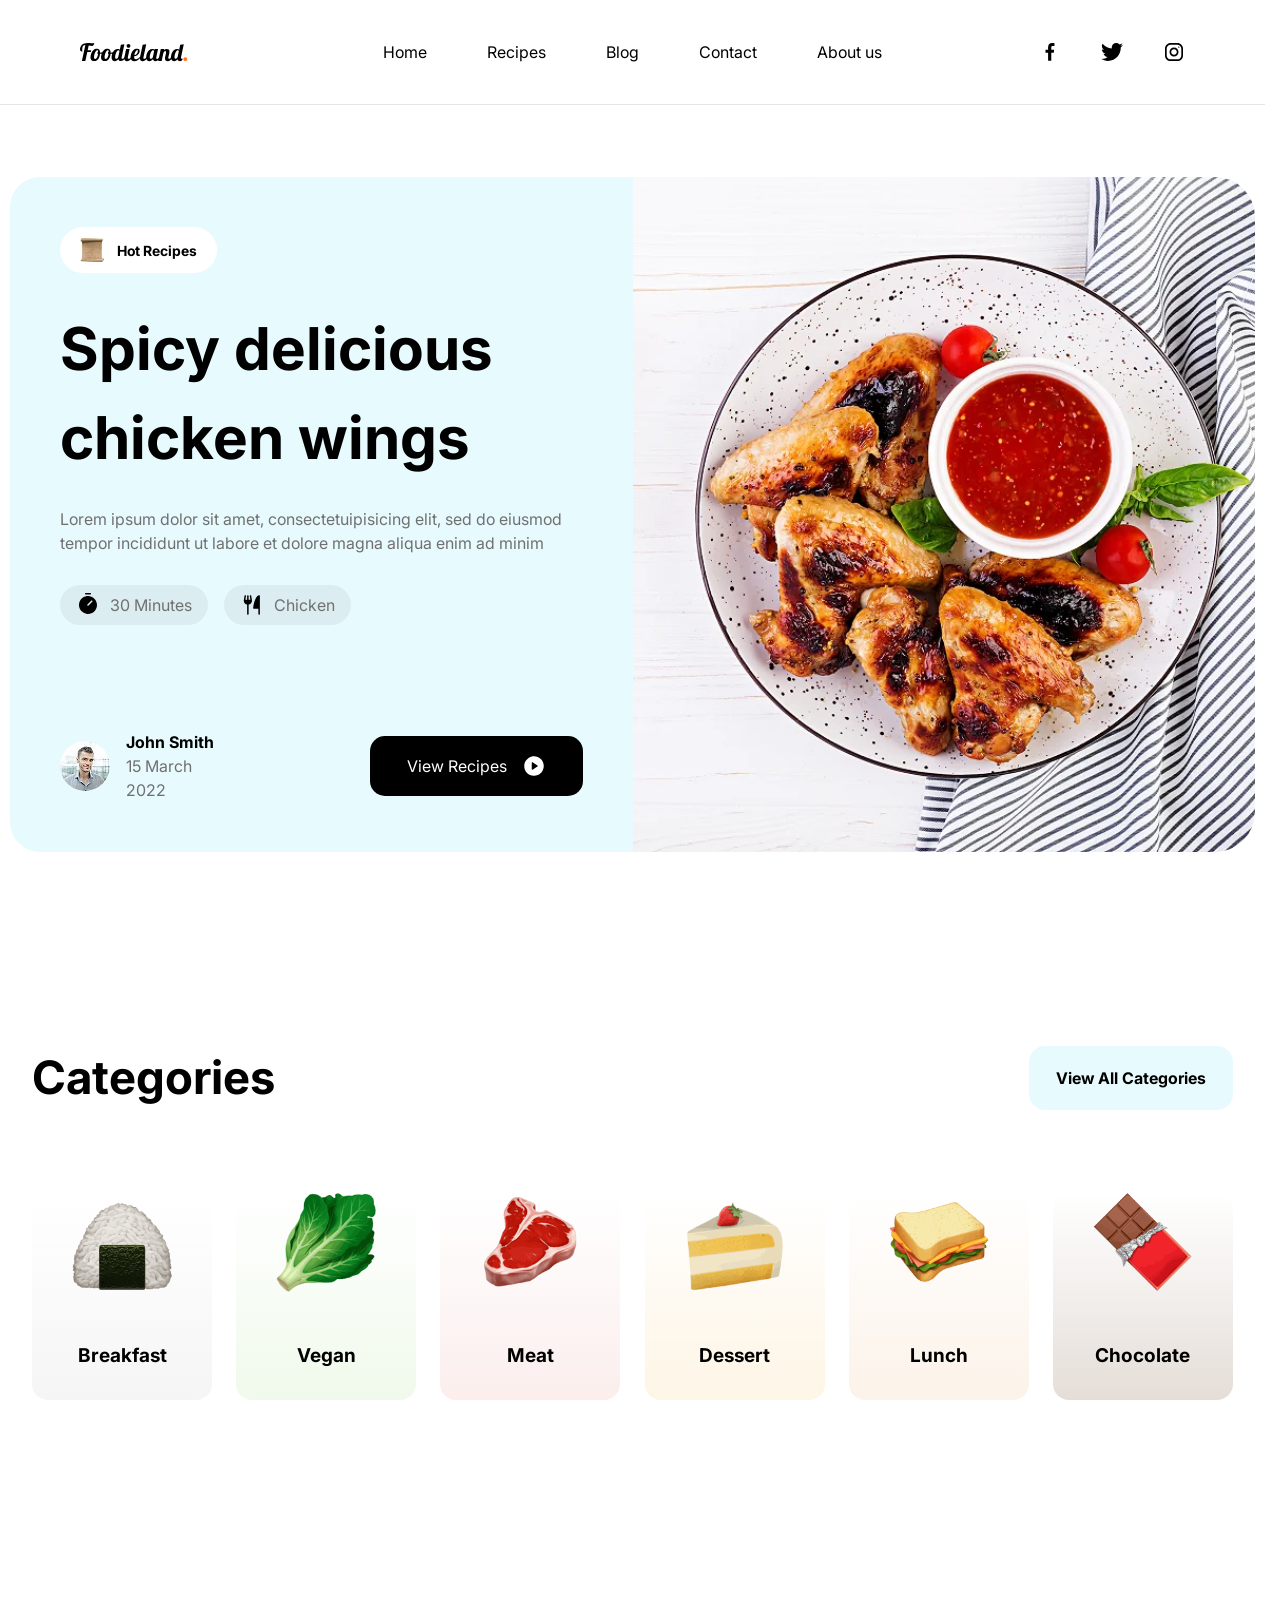
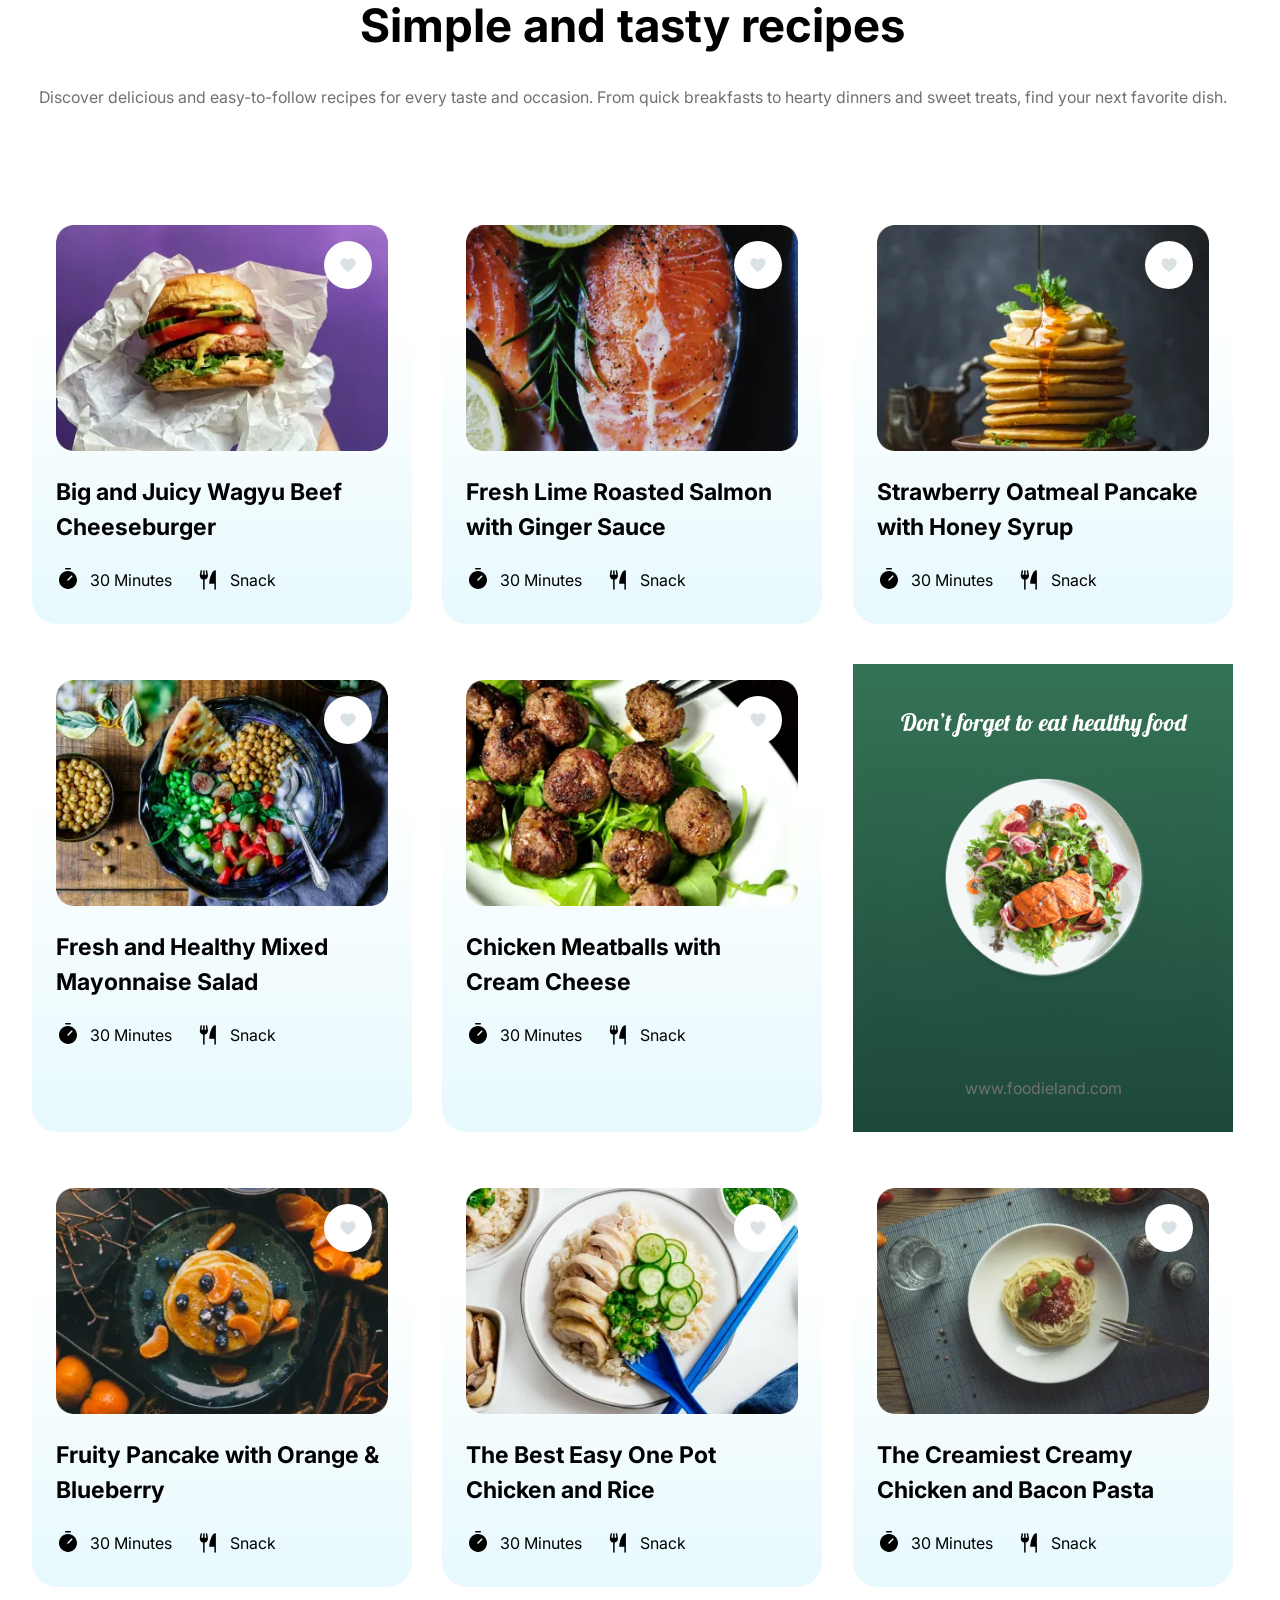
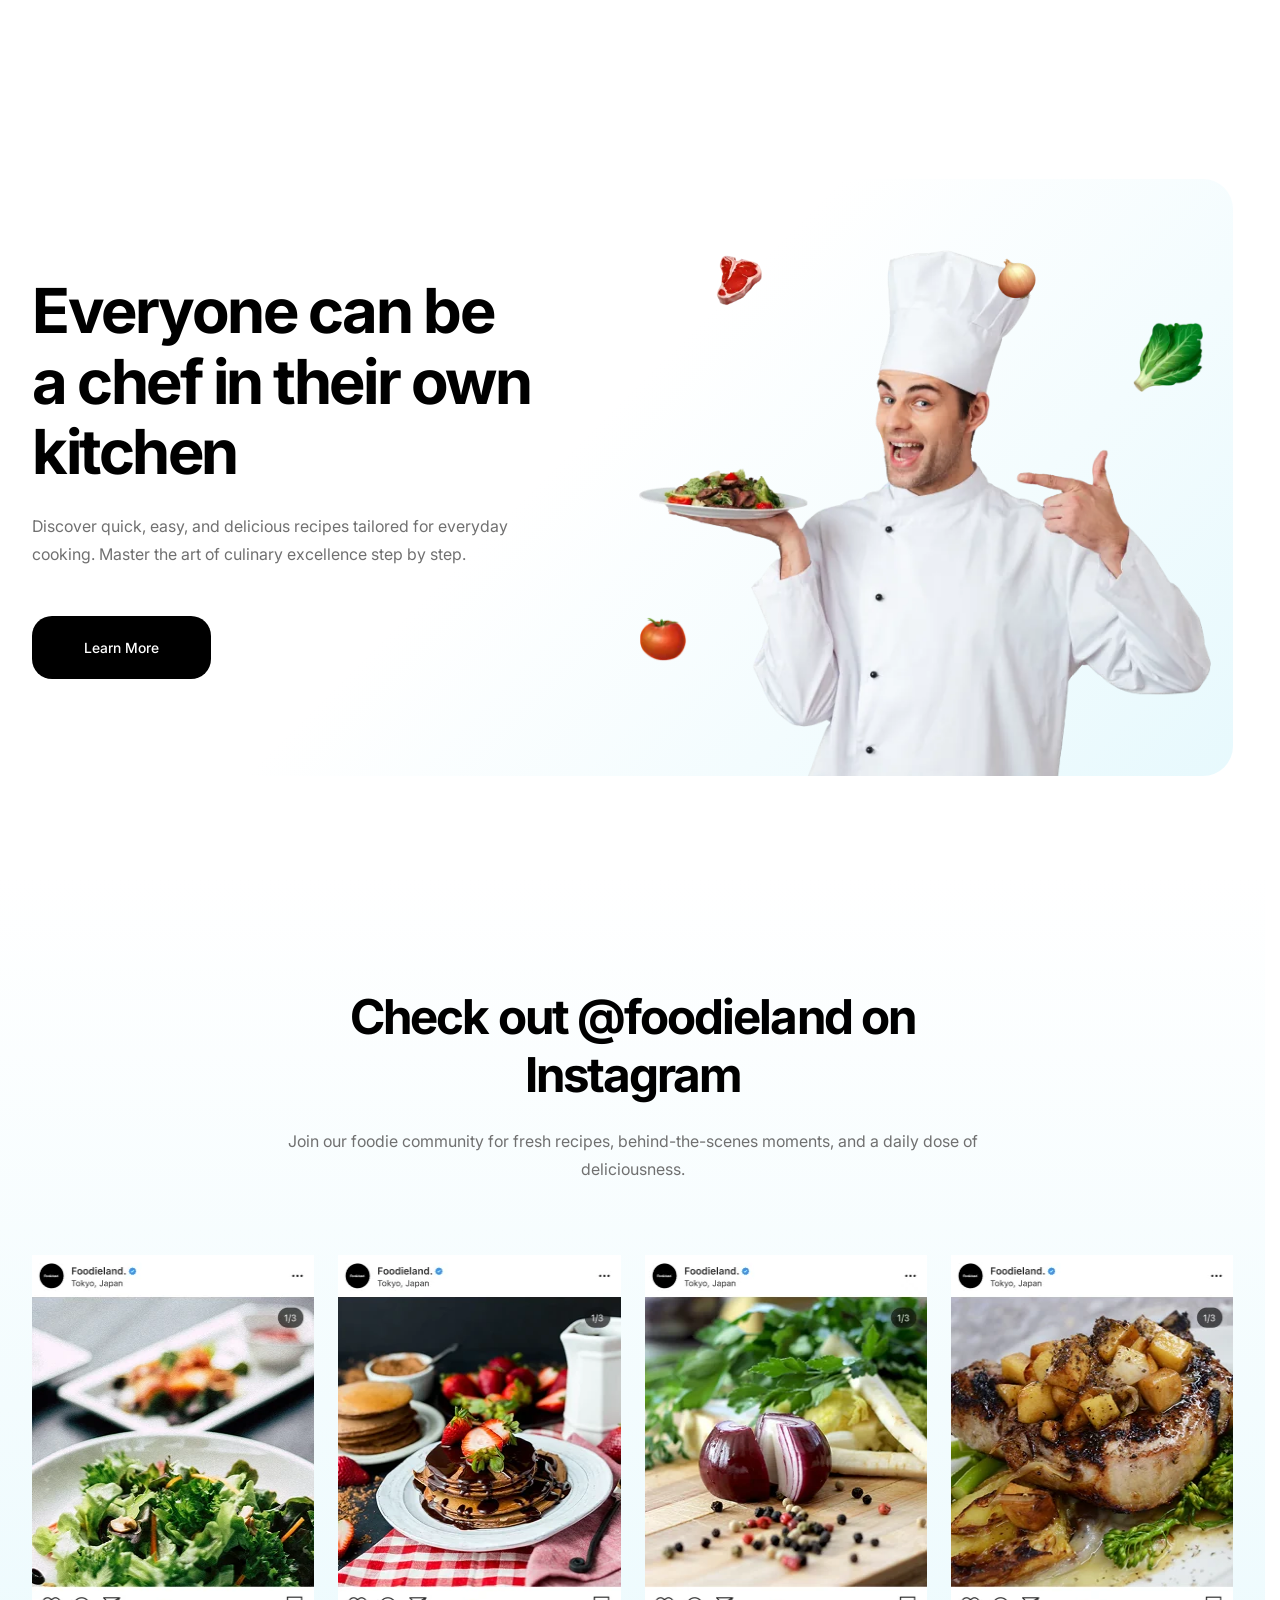
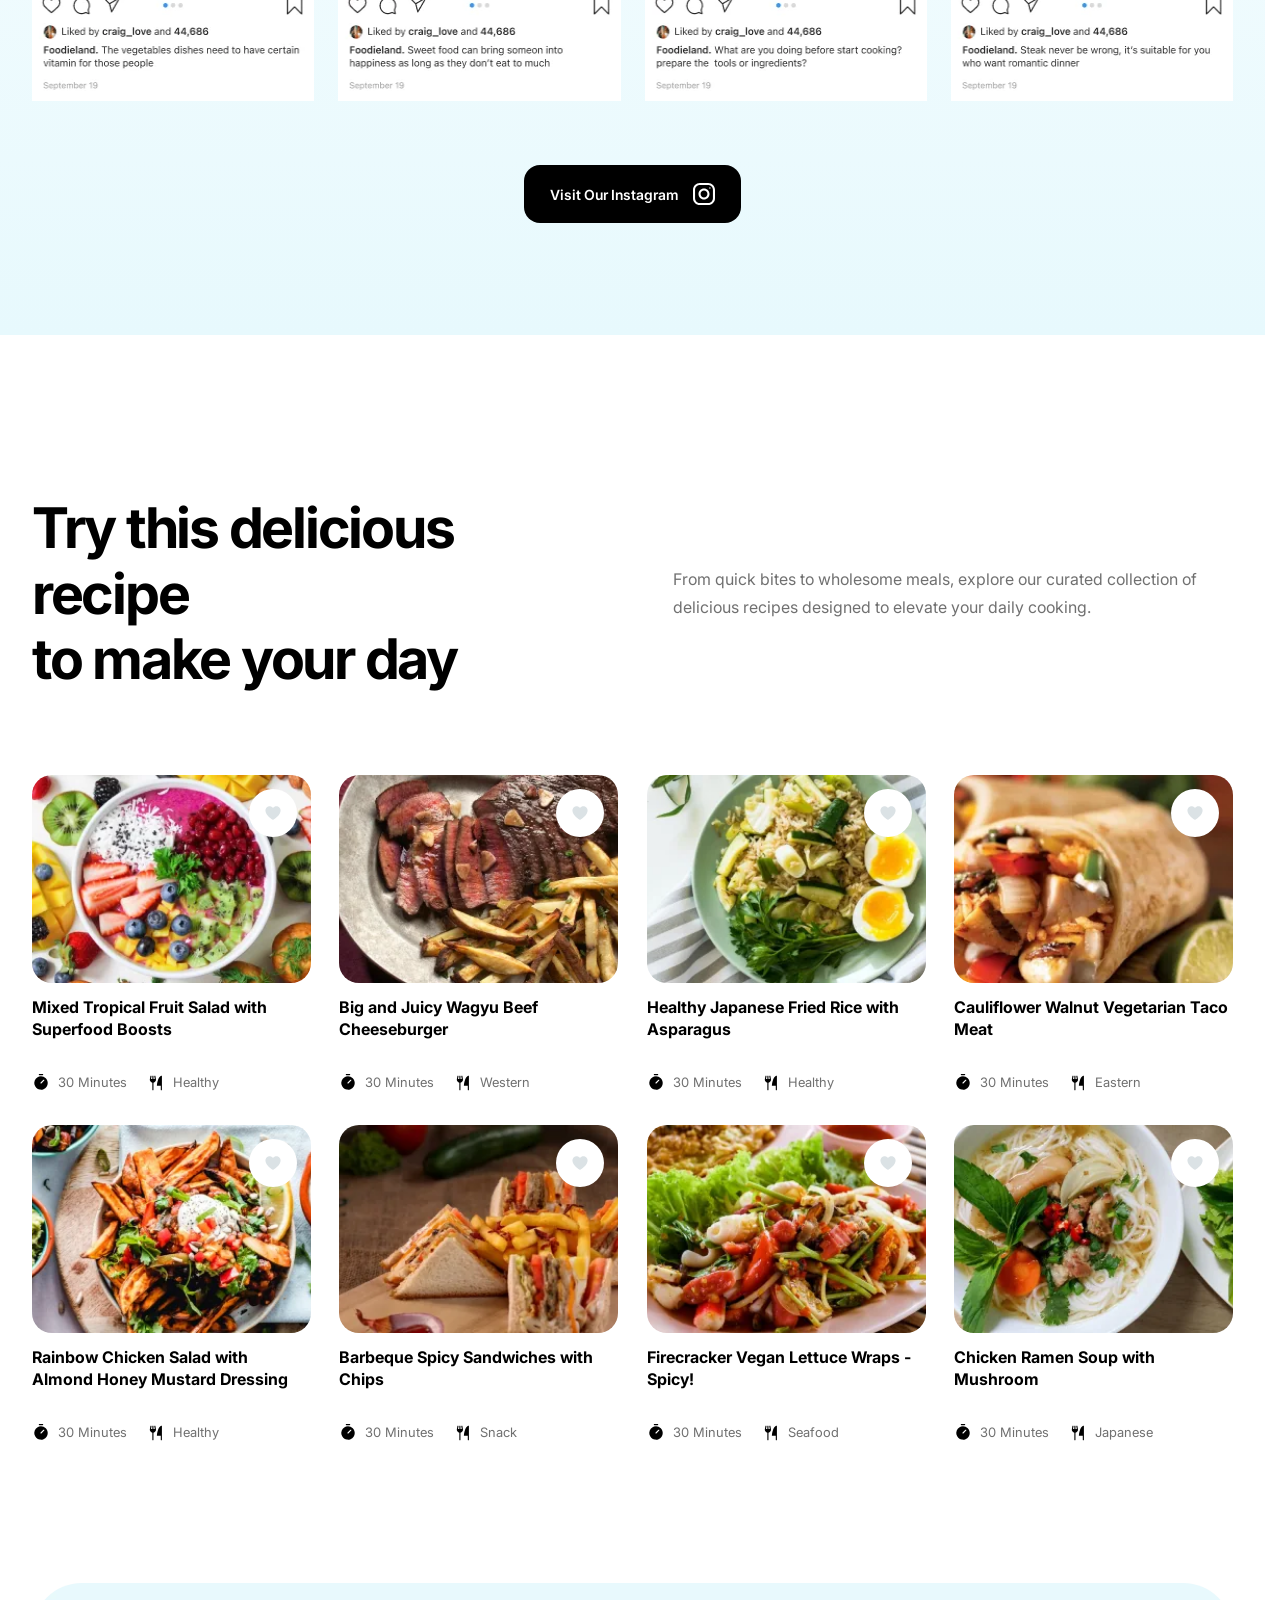
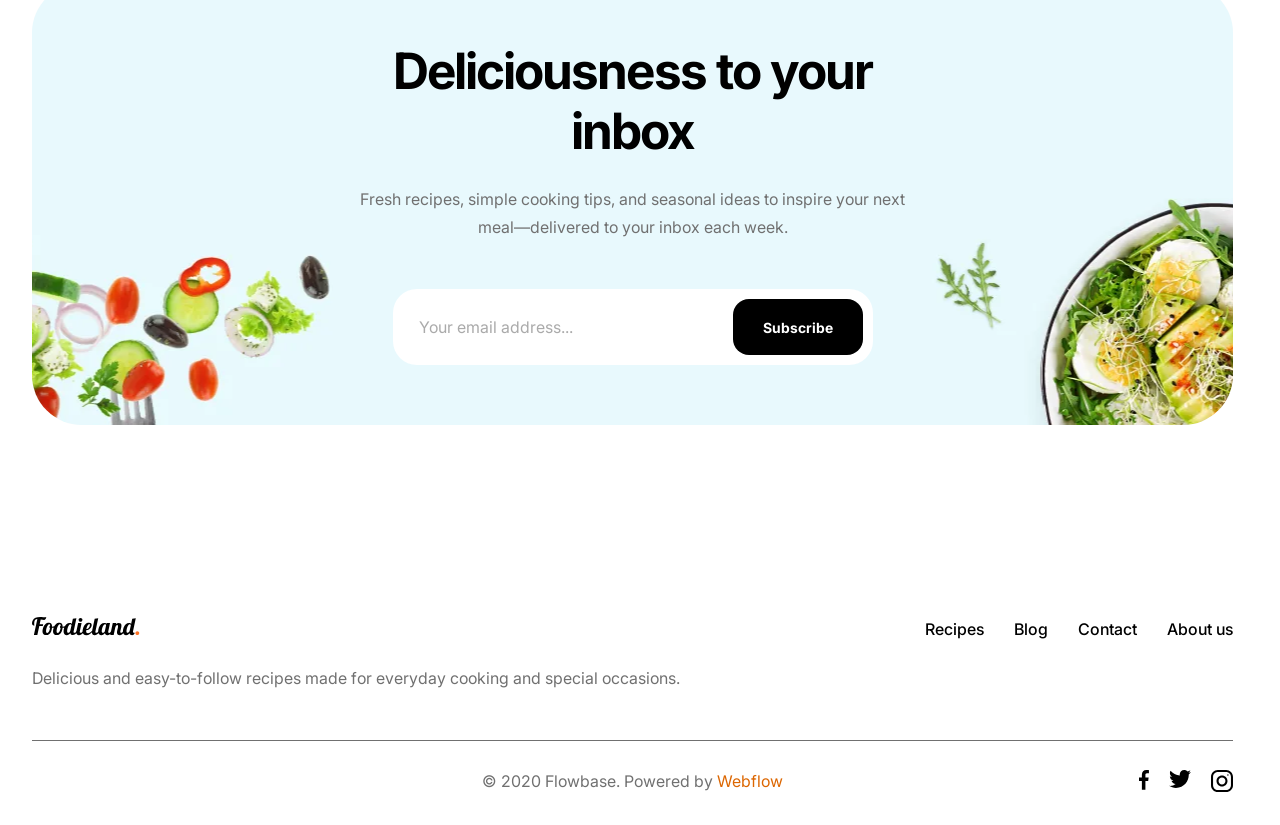
<file: index.html>
<!doctype html>
<html lang="en">
<head>
  <meta charset="UTF-8">
  <meta
    name="viewport"
    content="width=device-width, user-scalable=no, initial-scale=1.0, maximum-scale=1.0, minimum-scale=1.0"
  >
  <meta
    http-equiv="X-UA-Compatible"
    content="ie=edge"
  >
  <link
    rel="stylesheet"
    href="./css/normalize.css"
  />
  <link
    rel="stylesheet"
    href="./css/font.css"
  />
  <link
    rel="stylesheet"
    href="./css/variables.css"
  />
  <link
    rel="stylesheet"
    href="./css/global.css"
  />
  <link
    rel="stylesheet"
    href="./css/header.css"
  />
  <link
    rel="stylesheet"
    href="./css/footer.css"
  />
  <link
    rel="stylesheet"
    href="./css/pages/home.css"
  />
  <title>Foodieland</title>
  <link
    rel="stylesheet"
    href="./css/card-tilt.css"
  >
</head>
<body>
<header class="header">
  <div class="header-inner">
    <a
      class="header-logo"
      href="./index.html"
    >
      <img
        src="./images/logo/Foodieland-logo.svg"
        alt="Foodieland"
        width="108"
        height="19"
      />
    </a>
    <nav class="header-nav">
      <ul class="header-nav-list">
        <li>
          <a
            class="header-nav-link"
            href="index.html"
          >Home
          </a>
        </li>
        <li>
          <a
            class="header-nav-link"
            href="./recipe.html"
          >Recipes
          </a>
        </li>
        <li>
          <a
            class="header-nav-link"
            href="./blog.html"
          >Blog
          </a>
        </li>
        <li>
          <a
            class="header-nav-link"
            href="./contact.html"
          >Contact
          </a>
        </li>
        <li>
          <a
            class="header-nav-link"
            href="./about.html"
          >About us
          </a>
        </li>
      </ul>
    </nav>
    <div class="header-soc1als">
      <a
        class="header-soc1als-link"
        href="#"
        aria-label="Facebook"
      >
        <img
          src="./images/icons/facebook.svg"
          alt=""
          width="22"
          height="18"
        />
      </a>

      <a
        class="header-soc1als-link"
        href="#"
        aria-label="Twitter"
      >
        <img
          src="./images/icons/twitter.svg"
          alt=""
          width="22"
          height="18"
        />
      </a>

      <a
        class="header-soc1als-link"
        href="#"
        aria-label="Instagram"
      >
        <img
          src="./images/icons/instagram.svg"
          alt=""
          width="22"
          height="18"
        />
      </a>
    </div>
    <button
      class="header-burger"
      type="button"
      aria-label="Open Menu"
    >
      <span></span>
      <span></span>
      <span></span>
    </button>

    <nav
      class="dropdown-menu"
      id="site-dropdown-menu"
      aria-label="Additional navigation"
      data-js-dropdown-menu
    >
      <ul class="dropdown-menu-list">
        <li>
          <a href="./index.html">Home</a>
        </li>
        <li>
          <a href="./recipe.html">Recipes</a>
        </li>
        <li>
          <a href="./blog.html">Blog</a>
        </li>
        <li>
          <a href="./contact.html">Contact</a>
        </li>
        <li>
          <a href="./about.html">About us</a>
        </li>
      </ul>
    </nav>
  </div>
</header>
<main class="main">
  <section class="hero container">
    <div class="hero-content">

      <div class="hero-badge">
        <img
          src="./images/icons/scroll.svg"
          alt=""
        >
        <span>Hot Recipes</span>
      </div>

      <h1 class="hero-title">
        Spicy delicious chicken wings
      </h1>

      <p class="hero-description">
        Lorem ipsum dolor sit amet, consectetuipisicing elit,
        sed do eiusmod tempor incididunt ut labore et dolore
        magna aliqua enim ad minim
      </p>

      <div class="hero-meta">
        <div class="hero-meta-item">
          <img
            src="./images/icons/timer.svg"
            alt=""
          />
          <span>30 Minutes</span>
        </div>

        <div class="hero-meta-item">
          <img
            src="./images/icons/fork-knife.svg"
            alt=""
          />
          <span>Chicken</span>
        </div>
      </div>

      <div class="hero-footer">
        <a
          class="hero-author"
          href="#recipes"
          aria-label="View John Smith's recipes"
        >
          <img
            class="hero-author-image"
            src="./images/icons/author.webp"
            alt="John Smith"
            width="50"
            height="50"
            loading="eager"
            decoding="async"
          >

          <div class="author-info">
            <span class="author-name">John Smith</span>
            <time datetime="2022-03-15">15 March 2022</time>
          </div>

        </a>

        <a
          class="hero-button"
          href="#recipes"
        >
          <span>View Recipes</span>
          <img
            src="./images/icons/play.svg"
            alt=""
          />
        </a>
      </div>
    </div>
    <div class="hero-image-wrapper">
      <img
        class="hero-image"
        src="./images/logo/chicken-wings.webp"
        alt="Spicy chicken wings"
        width="660"
        height="640"
        loading="eager"
        decoding="async"
        fetchpriority="high"
      >
    </div>
  </section>
  <section class="categories container">
    <div class="categories-header">
      <h1 class="categories-title">
        Categories
      </h1>
      <a
        class="categories-btn"
        href="/"
      >
        <span>View All Categories</span>
      </a>
    </div>
    <div class="categories-footer">
      <ul class="categories-list">
        <li class="categories-item">
          <a
            class="categories-item-link"
            href="#recipe-strawberry-pancake"
            aria-label="View breakfast recipes"
          >
            <img
              src="./images/icons/rice-icon.svg"
              alt=""
              width="100"
              height="100"
              loading="lazy"
              decoding="async"
            >
            <h3 class="categories-item-title">Breakfast</h3>
          </a>
        </li>
        <li class="categories-item">
          <a
            class="categories-item-link"
            href="#recipe-firecracker-lettuce-wraps"
            aria-label="View vegan recipes"
          >
            <img
              src="./images/icons/greens-icon.svg"
              alt=""
              width="100"
              height="100"
              loading="lazy"
              decoding="async"
            >
            <h3 class="categories-item-title">Vegan</h3>
          </a>
        </li>
        <li class="categories-item">
          <a
            class="categories-item-link"
            href="#recipe-wagyu-burger"
            aria-label="View meat recipes"
          >
            <img
              src="./images/icons/meat-icon.svg"
              alt=""
              width="100"
              height="100"
              loading="lazy"
              decoding="async"
            >
            <h3 class="categories-item-title">Meat</h3>
          </a>
        </li>
        <li class="categories-item">
          <a
            class="categories-item-link"
            href="#recipe-fruity-pancake"
            aria-label="View dessert recipes"
          >
            <img
              src="./images/icons/dessert-icon.svg"
              alt=""
              width="100"
              height="100"
              loading="lazy"
              decoding="async"
            >
            <h3 class="categories-item-title">Dessert</h3>
          </a>
        </li>
        <li class="categories-item">
          <a
            class="categories-item-link"
            href="#recipe-chicken-rice"
            aria-label="View lunch recipes"
          >
            <img
              src="./images/icons/lunch-icon.svg"
              alt=""
              width="100"
              height="100"
              loading="lazy"
              decoding="async"
            >
            <h3 class="categories-item-title">Lunch</h3>
          </a>
        </li>
        <li class="categories-item">
          <a
            class="categories-item-link"
            href="#recipes"
            aria-label="View chocolate recipes"
          >
            <img
              src="./images/icons/chocolate-item.svg"
              alt=""
              width="100"
              height="100"
              loading="lazy"
              decoding="async"
            >
            <h3 class="categories-item-title">Chocolate</h3>
          </a>
        </li>
      </ul>
    </div>
  </section>
  <section
    id="recipes"
    class="recipes container"
  >
    <div class="recipes-header">
      <h2 class="recipes-title">
        Simple and tasty recipes
      </h2>

      <p class="recipes-description">
        Discover delicious and easy-to-follow recipes for every taste and
        occasion. From quick breakfasts to hearty dinners and sweet treats,
        find your next favorite dish.
      </p>
    </div>

    <div class="recipes-grid">
      <article
        class="recipes-item"
        id="recipe-wagyu-burger"
        data-id="wagyu-beef-cheeseburger"
      >
        <div class="recipes-item-image-wrapper">
          <a
            class="recipes-item-image-link"
            href="#"
            aria-label="View Big and Juicy Wagyu Beef Cheeseburger recipe"
          >
            <img
              class="recipes-item-image"
              src="./images/recipes/wagyu-burger.webp"
              alt="Big and Juicy Wagyu Beef Cheeseburger"
              width="368"
              height="250"
              loading="lazy"
              decoding="async"
            >
          </a>

          <button
            class="recipes-item-favorite-btn"
            type="button"
            aria-label="Add to favorites"
          >
            <img
              class="recipes-item-favorite-img"
              src="./images/icons/heart-non-active.svg"
              alt=""
              width="48"
              height="48"
            >
          </button>
        </div>

        <h3 class="recipes-item-title">
          <a href="#">Big and Juicy Wagyu Beef Cheeseburger</a>
        </h3>

        <div class="recipes-item-meta">
    <span class="recipes-item-badge">
      <img
        src="./images/icons/timer.svg"
        alt=""
      >
      30 Minutes
    </span>

          <span class="recipes-item-badge">
      <img
        src="./images/icons/fork-knife.svg"
        alt=""
      >
      Snack
    </span>
        </div>
      </article>


      <article
        class="recipes-item"
        data-id="lime-salmon"
      >
        <div class="recipes-item-image-wrapper">
          <a
            class="recipes-item-image-link"
            href="#"
            aria-label="View Fresh Lime Roasted Salmon with Ginger Sauce recipe"
          >
            <img
              class="recipes-item-image"
              src="./images/recipes/fresh-lime-roasted-salmon.webp"
              alt="Fresh lime roasted salmon steak with rosemary and lemon slices"
              width="368"
              height="250"
              loading="lazy"
              decoding="async"
            >
          </a>

          <button
            class="recipes-item-favorite-btn"
            type="button"
            aria-label="Add to favorites"
          >
            <img
              class="recipes-item-favorite-img"
              src="./images/icons/heart-non-active.svg"
              alt=""
              width="48"
              height="48"
            >
          </button>
        </div>

        <h3 class="recipes-item-title">
          <a href="#">Fresh Lime Roasted Salmon with Ginger Sauce</a>
        </h3>

        <div class="recipes-item-meta">
    <span class="recipes-item-badge">
      <img
        src="./images/icons/timer.svg"
        alt=""
      >
      30 Minutes
    </span>

          <span class="recipes-item-badge">
      <img
        src="./images/icons/fork-knife.svg"
        alt=""
      >
      Snack
    </span>
        </div>
      </article>


      <article
        class="recipes-item"
        id="recipe-strawberry-pancake"
        data-id="strawberry-pancake"
      >
        <div class="recipes-item-image-wrapper">
          <a
            class="recipes-item-image-link"
            href="#"
            aria-label="View Strawberry Oatmeal Pancake with Honey Syrup recipe"
          >
            <img
              class="recipes-item-image"
              src="./images/recipes/pancake.webp"
              alt="Pancake"
              width="368"
              height="250"
              loading="lazy"
              decoding="async"
            >
          </a>

          <button
            class="recipes-item-favorite-btn"
            type="button"
            aria-label="Add to favorites"
          >
            <img
              class="recipes-item-favorite-img"
              src="./images/icons/heart-non-active.svg"
              alt=""
              width="48"
              height="48"
            >
          </button>
        </div>

        <h3 class="recipes-item-title">
          <a href="#">Strawberry Oatmeal Pancake with Honey Syrup</a>
        </h3>

        <div class="recipes-item-meta">
    <span class="recipes-item-badge">
      <img
        src="./images/icons/timer.svg"
        alt=""
      >
      30 Minutes
    </span>

          <span class="recipes-item-badge">
      <img
        src="./images/icons/fork-knife.svg"
        alt=""
      >
      Snack
    </span>
        </div>
      </article>


      <article
        class="recipes-item"
        data-id="mixed-mayonnaise-salad"
      >
        <div class="recipes-item-image-wrapper">
          <a
            class="recipes-item-image-link"
            href="#"
            aria-label="View Fresh and Healthy Mixed Mayonnaise Salad recipe"
          >
            <img
              class="recipes-item-image"
              src="./images/recipes/salad.webp"
              alt="Salad"
              width="368"
              height="250"
              loading="lazy"
              decoding="async"
            >
          </a>

          <button
            class="recipes-item-favorite-btn"
            type="button"
            aria-label="Add to favorites"
          >
            <img
              class="recipes-item-favorite-img"
              src="./images/icons/heart-non-active.svg"
              alt=""
              width="48"
              height="48"
            >
          </button>
        </div>

        <h3 class="recipes-item-title">
          <a href="#">Fresh and Healthy Mixed Mayonnaise Salad</a>
        </h3>

        <div class="recipes-item-meta">
    <span class="recipes-item-badge">
      <img
        src="./images/icons/timer.svg"
        alt=""
      >
      30 Minutes
    </span>

          <span class="recipes-item-badge">
      <img
        src="./images/icons/fork-knife.svg"
        alt=""
      >
      Snack
    </span>
        </div>
      </article>


      <article
        class="recipes-item"
        data-id="chicken-meatballs"
      >
        <div class="recipes-item-image-wrapper">
          <a
            class="recipes-item-image-link"
            href="#"
            aria-label="View Chicken Meatballs with Cream Cheese recipe"
          >
            <img
              class="recipes-item-image"
              src="./images/recipes/meatballs.webp"
              alt="Meatballs"
              width="368"
              height="250"
              loading="lazy"
              decoding="async"
            >
          </a>

          <button
            class="recipes-item-favorite-btn"
            type="button"
            aria-label="Add to favorites"
          >
            <img
              class="recipes-item-favorite-img"
              src="./images/icons/heart-non-active.svg"
              alt=""
              width="48"
              height="48"
            >
          </button>
        </div>

        <h3 class="recipes-item-title">
          <a href="#">Chicken Meatballs with Cream Cheese</a>
        </h3>

        <div class="recipes-item-meta">
    <span class="recipes-item-badge">
      <img
        src="./images/icons/timer.svg"
        alt=""
      >
      30 Minutes
    </span>

          <span class="recipes-item-badge">
      <img
        src="./images/icons/fork-knife.svg"
        alt=""
      >
      Snack
    </span>
        </div>
      </article>


      <article class="recipes-item-poster">
        <h3 class="recipes-item-poster-title">
          Don’t forget to eat healthy food
        </h3>

        <img
          class="recipes-img-poster"
          src="./images/recipes/01.svg"
          alt="eat"
          width="354"
          height="336"
          loading="lazy"
        >

        <a
          href="/"
          class="recipes-poster-link"
        >
          www.foodieland.com
        </a>
      </article>


      <article
        class="recipes-item"
        id="recipe-fruity-pancake"
        data-id="fruity-pancake"
      >
        <div class="recipes-item-image-wrapper">
          <a
            class="recipes-item-image-link"
            href="#"
            aria-label="View Fruity Pancake with Orange and Blueberry recipe"
          >
            <img
              class="recipes-item-image"
              src="./images/recipes/pancake-orange.webp"
              alt="Fruity pancake with orange and blueberry"
              width="368"
              height="250"
              loading="lazy"
              decoding="async"
            >
          </a>

          <button
            class="recipes-item-favorite-btn"
            type="button"
            aria-label="Add to favorites"
          >
            <img
              class="recipes-item-favorite-img"
              src="./images/icons/heart-non-active.svg"
              alt=""
              width="48"
              height="48"
            >
          </button>
        </div>

        <h3 class="recipes-item-title">
          <a href="#">Fruity Pancake with Orange & Blueberry</a>
        </h3>

        <div class="recipes-item-meta">
    <span class="recipes-item-badge">
      <img
        src="./images/icons/timer.svg"
        alt=""
      >
      30 Minutes
    </span>

          <span class="recipes-item-badge">
      <img
        src="./images/icons/fork-knife.svg"
        alt=""
      >
      Snack
    </span>
        </div>
      </article>


      <article
        class="recipes-item"
        id="recipe-chicken-rice"
        data-id="chicken-rice"
      >
        <div class="recipes-item-image-wrapper">
          <a
            class="recipes-item-image-link"
            href="#"
            aria-label="View The Best Easy One Pot Chicken and Rice recipe"
          >
            <img
              class="recipes-item-image"
              src="./images/recipes/chicken-rice.webp"
              alt="Chicken and rice"
              width="368"
              height="250"
              loading="lazy"
              decoding="async"
            >
          </a>

          <button
            class="recipes-item-favorite-btn"
            type="button"
            aria-label="Add to favorites"
          >
            <img
              class="recipes-item-favorite-img"
              src="./images/icons/heart-non-active.svg"
              alt=""
              width="48"
              height="48"
            >
          </button>
        </div>

        <h3 class="recipes-item-title">
          <a href="#">The Best Easy One Pot Chicken and Rice</a>
        </h3>

        <div class="recipes-item-meta">
    <span class="recipes-item-badge">
      <img
        src="./images/icons/timer.svg"
        alt=""
      >
      30 Minutes
    </span>

          <span class="recipes-item-badge">
      <img
        src="./images/icons/fork-knife.svg"
        alt=""
      >
      Snack
    </span>
        </div>
      </article>


      <article
        class="recipes-item"
        data-id="creamy-chicken-pasta"
      >
        <div class="recipes-item-image-wrapper">
          <a
            class="recipes-item-image-link"
            href="#"
            aria-label="View The Creamiest Creamy Chicken and Bacon Pasta recipe"
          >
            <img
              class="recipes-item-image"
              src="./images/recipes/pasta.webp"
              alt="Creamy chicken and bacon pasta"
              width="368"
              height="250"
              loading="lazy"
              decoding="async"
            >
          </a>

          <button
            class="recipes-item-favorite-btn"
            type="button"
            aria-label="Add to favorites"
          >
            <img
              class="recipes-item-favorite-img"
              src="./images/icons/heart-non-active.svg"
              alt=""
              width="48"
              height="48"
            >
          </button>
        </div>

        <h3 class="recipes-item-title">
          <a href="#">The Creamiest Creamy Chicken and Bacon Pasta</a>
        </h3>

        <div class="recipes-item-meta">
          <span class="recipes-item-badge">
            <img
              src="./images/icons/timer.svg"
              alt=""
            >
            30 Minutes
          </span>

          <span class="recipes-item-badge">
            <img
              src="./images/icons/fork-knife.svg"
              alt=""
            >
            Snack
           </span>
        </div>
      </article>
    </div>
  </section>
  <section
    class="chef-section container"
    aria-labelledby="chef-section-title"
  >
    <div class="chef-section-content">
      <div class="chef-section-copy">
        <h2
          id="chef-section-title"
          class="chef-section-title"
        >
          Everyone can be a chef in their own kitchen
        </h2>

        <p class="chef-section-description">
          Discover quick, easy, and delicious recipes tailored for everyday
          cooking. Master the art of culinary excellence step by step.
        </p>

        <a
          class="chef-section-button"
          href="#"
        >Learn More
        </a>
      </div>

      <div
        class="chef-section-visual"
        aria-hidden="true"
      >
        <img
          class="chef-section-chef"
          src="./images/chef/chef.webp"
          alt=""
          width="660"
          height="597"
          loading="lazy"
          decoding="async"
        >
        <img
          class="chef-section-ingredient chef-section-ingredient--meat"
          src="./images/chef/meat.webp"
          alt=""
          width="98"
          height="98"
          loading="lazy"
          decoding="async"
        >
        <img
          class="chef-section-ingredient chef-section-ingredient--vegetable"
          src="./images/chef/vegetable.webp"
          alt=""
          width="80"
          height="80"
          loading="lazy"
          decoding="async"
        >
        <img
          class="chef-section-ingredient chef-section-ingredient--onion"
          src="./images/chef/onion.webp"
          alt=""
          width="62"
          height="62"
          loading="lazy"
          decoding="async"
        >
        <img
          class="chef-section-ingredient chef-section-ingredient--tomato"
          src="./images/chef/tomato.webp"
          alt=""
          width="50"
          height="50"
          loading="lazy"
          decoding="async"
        >
      </div>
    </div>
  </section>
  <section
    class="instagram-post"
    aria-labelledby="instagram-title"
  >
    <div class="instagram-post-inner container">
      <div class="instagram-post-header">
        <h2 id="instagram-title">Check out @foodieland on Instagram</h2>
        <p>
          Join our foodie community for fresh recipes, behind-the-scenes
          moments, and a daily dose of deliciousness.
        </p>
      </div>

      <div class="instagram-post-grid">
        <img
          class="instagram-post-image"
          src="./images/blog/Post1.webp"
          alt="post Instagram"
          width="290"
          height="446"
          loading="lazy"
          decoding="async"
        >
        <img
          class="instagram-post-image"
          src="./images/blog/Post2.webp"
          alt="post Instagram"
          width="290"
          height="446"
          loading="lazy"
          decoding="async"
        >
        <img
          class="instagram-post-image"
          src="./images/blog/Post3.webp"
          alt="post Instagram"
          width="290"
          height="446"
          loading="lazy"
          decoding="async"
        >
        <img
          class="instagram-post-image"
          src="./images/blog/Post4.webp"
          alt="post Instagram"
          width="290"
          height="446"
          loading="lazy"
          decoding="async"
        >
      </div>

      <a
        class="instagram-post-button"
        href="https://www.instagram.com/"
        target="_blank"
        rel="noopener noreferrer"
      >
        <span>Visit Our Instagram</span>
        <img
          src="./images/icons/instagram.svg"
          alt=""
        >
      </a>
    </div>
  </section>
  <section
    class="try-recipes container"
    aria-labelledby="try-recipes-title"
  >
    <div class="try-recipes-header">
      <h2 id="try-recipes-title">Try this delicious recipe<br>to make your day
      </h2>
      <p>
        From quick bites to wholesome meals, explore our curated collection of
        delicious recipes designed to elevate your daily cooking.
      </p>
    </div>

    <div class="try-recipes-grid">
      <article
        class="recipes-item try-recipes-card"
        data-id="tropical-fruit-salad"
      >
        <div class="recipes-item-image-wrapper">
          <a
            class="recipes-item-image-link"
            href="#"
          >
            <img
              class="recipes-item-image"
              src="./images/recipes/mixed-tropical%20fruit-salad.webp"
              alt="Mixed tropical fruit salad"
              width="290"
              height="200"
              loading="lazy"
              decoding="async"
            >
          </a>
          <button
            class="recipes-item-favorite-btn"
            type="button"
            aria-label="Add to favorites"
          >
            <img
              class="recipes-item-favorite-img"
              src="./images/icons/heart-non-active.svg"
              alt=""
            >
          </button>
        </div>
        <h3 class="recipes-item-title">
          <a href="#">Mixed Tropical Fruit Salad with Superfood Boosts</a>
        </h3>
        <div class="recipes-item-meta"><span class="recipes-item-badge"><img
          src="./images/icons/timer.svg"
          alt=""
        >30 Minutes</span><span class="recipes-item-badge"><img
          src="./images/icons/fork-knife.svg"
          alt=""
        >Healthy</span></div>
      </article>
      <article
        class="recipes-item try-recipes-card"
        data-id="wagyu-beef-cheeseburger"
      >
        <div class="recipes-item-image-wrapper">
          <a
            class="recipes-item-image-link"
            href="#"
          >
            <img
              class="recipes-item-image"
              src="./images/recipes/Big-and-Juicy%20Wagyu-Beef%20Cheeseburger.webp"
              alt="Big and juicy Wagyu beef cheeseburger"
              width="290"
              height="200"
              loading="lazy"
              decoding="async"
            >
          </a>
          <button
            class="recipes-item-favorite-btn"
            type="button"
            aria-label="Add to favorites"
          >
            <img
              class="recipes-item-favorite-img"
              src="./images/icons/heart-non-active.svg"
              alt=""
            >
          </button>
        </div>
        <h3 class="recipes-item-title">
          <a href="#">Big and Juicy Wagyu Beef Cheeseburger</a>
        </h3>
        <div class="recipes-item-meta"><span class="recipes-item-badge"><img
          src="./images/icons/timer.svg"
          alt=""
        >30 Minutes</span><span class="recipes-item-badge"><img
          src="./images/icons/fork-knife.svg"
          alt=""
        >Western</span></div>
      </article>
      <article
        class="recipes-item try-recipes-card"
        data-id="japanese-fried-rice"
      >
        <div class="recipes-item-image-wrapper">
          <a
            class="recipes-item-image-link"
            href="./recipe.html"
          >
            <img
              class="recipes-item-image"
              src="./images/recipes/Japanese-Fried-Rice.webp"
              alt="Healthy Japanese fried rice with asparagus"
              width="290"
              height="200"
              loading="lazy"
              decoding="async"
            >
          </a>
          <button
            class="recipes-item-favorite-btn"
            type="button"
            aria-label="Add to favorites"
          >
            <img
              class="recipes-item-favorite-img"
              src="./images/icons/heart-non-active.svg"
              alt=""
            >
          </button>
        </div>
        <h3 class="recipes-item-title">
          <a href="./recipe.html">Healthy Japanese Fried Rice with Asparagus</a>
        </h3>
        <div class="recipes-item-meta"><span class="recipes-item-badge"><img
          src="./images/icons/timer.svg"
          alt=""
        >30 Minutes</span><span class="recipes-item-badge"><img
          src="./images/icons/fork-knife.svg"
          alt=""
        >Healthy</span></div>
      </article>
      <article
        class="recipes-item try-recipes-card"
        data-id="vegetarian-taco"
      >
        <div class="recipes-item-image-wrapper">
          <a
            class="recipes-item-image-link"
            href="#"
          >
            <img
              class="recipes-item-image"
              src="./images/recipes/Taco-Meat.webp"
              alt="Cauliflower walnut vegetarian taco meat"
              width="290"
              height="200"
              loading="lazy"
              decoding="async"
            >
          </a>
          <button
            class="recipes-item-favorite-btn"
            type="button"
            aria-label="Add to favorites"
          >
            <img
              class="recipes-item-favorite-img"
              src="./images/icons/heart-non-active.svg"
              alt=""
            >
          </button>
        </div>
        <h3 class="recipes-item-title">
          <a href="#">Cauliflower Walnut Vegetarian Taco Meat</a>
        </h3>
        <div class="recipes-item-meta"><span class="recipes-item-badge"><img
          src="./images/icons/timer.svg"
          alt=""
        >30 Minutes</span><span class="recipes-item-badge"><img
          src="./images/icons/fork-knife.svg"
          alt=""
        >Eastern</span></div>
      </article>
      <article
        class="recipes-item try-recipes-card"
        data-id="rainbow-chicken-salad"
      >
        <div class="recipes-item-image-wrapper">
          <a
            class="recipes-item-image-link"
            href="#"
          >
            <img
              class="recipes-item-image"
              src="./images/recipes/Rainbow-Chicken-Salad.webp"
              alt="Rainbow chicken salad with honey mustard dressing"
              width="290"
              height="200"
              loading="lazy"
              decoding="async"
            >
          </a>
          <button
            class="recipes-item-favorite-btn"
            type="button"
            aria-label="Add to favorites"
          >
            <img
              class="recipes-item-favorite-img"
              src="./images/icons/heart-non-active.svg"
              alt=""
            >
          </button>
        </div>
        <h3 class="recipes-item-title">
          <a href="#">Rainbow Chicken Salad with Almond Honey Mustard Dressing</a>
        </h3>
        <div class="recipes-item-meta"><span class="recipes-item-badge"><img
          src="./images/icons/timer.svg"
          alt=""
        >30 Minutes</span><span class="recipes-item-badge"><img
          src="./images/icons/fork-knife.svg"
          alt=""
        >Healthy</span></div>
      </article>
      <article
        class="recipes-item try-recipes-card"
        data-id="barbeque-sandwiches"
      >
        <div class="recipes-item-image-wrapper">
          <a
            class="recipes-item-image-link"
            href="#"
          >
            <img
              class="recipes-item-image"
              src="./images/recipes/sandwiches-with-Chips.webp"
              alt="Barbeque spicy sandwiches with chips"
              width="290"
              height="200"
              loading="lazy"
              decoding="async"
            >
          </a>
          <button
            class="recipes-item-favorite-btn"
            type="button"
            aria-label="Add to favorites"
          >
            <img
              class="recipes-item-favorite-img"
              src="./images/icons/heart-non-active.svg"
              alt=""
            >
          </button>
        </div>
        <h3 class="recipes-item-title">
          <a href="#">Barbeque Spicy Sandwiches with Chips</a>
        </h3>
        <div class="recipes-item-meta"><span class="recipes-item-badge"><img
          src="./images/icons/timer.svg"
          alt=""
        >30 Minutes</span><span class="recipes-item-badge"><img
          src="./images/icons/fork-knife.svg"
          alt=""
        >Snack</span></div>
      </article>
      <article
        class="recipes-item try-recipes-card"
        id="recipe-firecracker-lettuce-wraps"
        data-id="firecracker-lettuce-wraps"
      >
        <div class="recipes-item-image-wrapper">
          <a
            class="recipes-item-image-link"
            href="#"
          >
            <img
              class="recipes-item-image"
              src="./images/recipes/Firecracker-Vegan.webp"
              alt="Firecracker vegan lettuce wraps"
              width="290"
              height="200"
              loading="lazy"
              decoding="async"
            >
          </a>
          <button
            class="recipes-item-favorite-btn"
            type="button"
            aria-label="Add to favorites"
          >
            <img
              class="recipes-item-favorite-img"
              src="./images/icons/heart-non-active.svg"
              alt=""
            >
          </button>
        </div>
        <h3 class="recipes-item-title">
          <a href="#">Firecracker Vegan Lettuce Wraps - Spicy!</a>
        </h3>
        <div class="recipes-item-meta"><span class="recipes-item-badge"><img
          src="./images/icons/timer.svg"
          alt=""
        >30 Minutes</span><span class="recipes-item-badge"><img
          src="./images/icons/fork-knife.svg"
          alt=""
        >Seafood</span></div>
      </article>
      <article
        class="recipes-item try-recipes-card"
        data-id="chicken-ramen-soup"
      >
        <div class="recipes-item-image-wrapper">
          <a
            class="recipes-item-image-link"
            href="#"
          >
            <img
              class="recipes-item-image"
              src="./images/recipes/Chicken-Ramen.webp"
              alt="Chicken ramen soup with mushroom"
              width="290"
              height="200"
              loading="lazy"
              decoding="async"
            >
          </a>
          <button
            class="recipes-item-favorite-btn"
            type="button"
            aria-label="Add to favorites"
          >
            <img
              class="recipes-item-favorite-img"
              src="./images/icons/heart-non-active.svg"
              alt=""
            >
          </button>
        </div>
        <h3 class="recipes-item-title">
          <a href="#">Chicken Ramen Soup with Mushroom</a>
        </h3>
        <div class="recipes-item-meta"><span class="recipes-item-badge"><img
          src="./images/icons/timer.svg"
          alt=""
        >30 Minutes</span><span class="recipes-item-badge"><img
          src="./images/icons/fork-knife.svg"
          alt=""
        >Japanese</span></div>
      </article>
    </div>
  </section>
  <section
    class="newsletter container"
    aria-labelledby="newsletter-title"
  >
    <div class="newsletter-content">
      <div class="newsletter-copy">
        <h2 id="newsletter-title">Deliciousness to your inbox</h2>
        <p>
          Fresh recipes, simple cooking tips, and seasonal ideas to inspire
          your next meal—delivered to your inbox each week.
        </p>

        <form
          class="newsletter-form"
          action="#"
          method="post"
        >
          <label
            class="visually-hidden"
            for="newsletter-email"
          >Your email address
          </label>
          <input
            id="newsletter-email"
            name="email"
            type="email"
            placeholder="Your email address..."
            required
            aria-required="true"
            autocomplete="email"
          >
          <button type="submit">
            Subscribe
          </button>
        </form>
      </div>
    </div>
  </section>
</main>
<footer class="footer container">
  <div class="footer-header">
    <div class="footer-brand">
      <a href="#">
        <img
          src="./images/logo/Foodieland-logo.svg"
          alt="FoodieLand."
        >
      </a>
      <p class="footer-description">
        Delicious and easy-to-follow recipes made for everyday cooking and
        special occasions.
      </p>
    </div>
    <nav class="footer-nav">
      <ul>
        <li>
          <a href="./recipe.html">Recipes</a>
        </li>
        <li>
          <a href="./blog.html">Blog</a>
        </li>
        <li>
          <a href="./contact.html">Contact</a>
        </li>
        <li>
          <a href="./about.html">About us</a>
        </li>
      </ul>
    </nav>
  </div>

  <hr class="footer-divider">

  <div class="footer-bottom">
    <div class="footer-copyright">
      © 2020 Flowbase. Powered by
      <a href="#">Webflow</a>
    </div>

    <div class="footer-socials">
      <a
        href="#"
        aria-label="Facebook"
      >
        <img
          src="./images/icons/facebook.svg"
          alt=""
        >
      </a>

      <a
        href="#"
        aria-label="Twitter"
      >
        <img
          src="./images/icons/twitter.svg"
          alt=""
        >
      </a>

      <a
        href="#"
        aria-label="instagram"
      >
        <img
          src="./images/icons/instagram.svg"
          alt=""
        >
      </a>
    </div>
  </div>
</footer>
<div class="scroll-to-top">
  <button
    class="button-scroll"
    type="button"
  >
    <img
      src="./images/icons/up-arrow.svg"
      alt="up-arrow"
      width="50"
      height="50"
    >
  </button>
</div>
<script src="./js/favorite.js"></script>
<script src="./js/burger-menu.js"></script>
<script src="./js/scrollbtn.js"></script>
<script src="./js/card-tilt.js"></script>
</body>
</html>
</file>
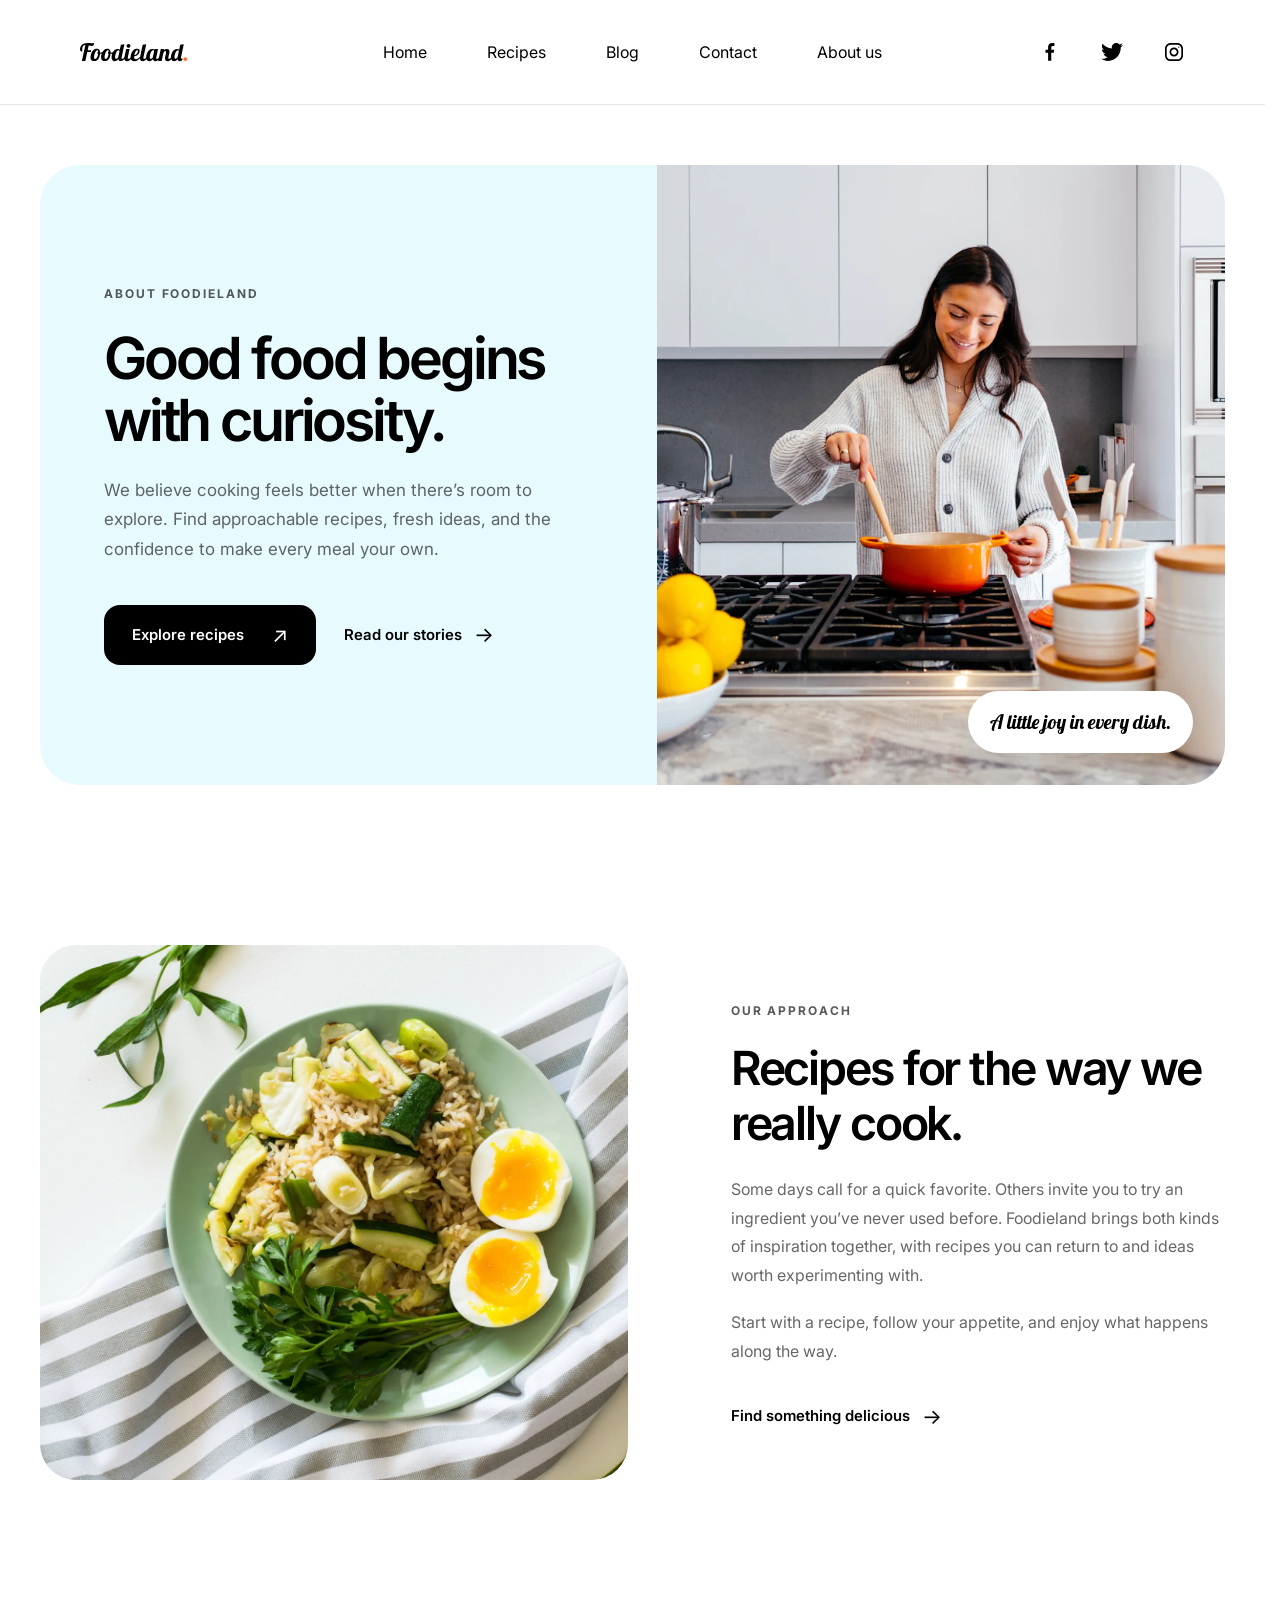
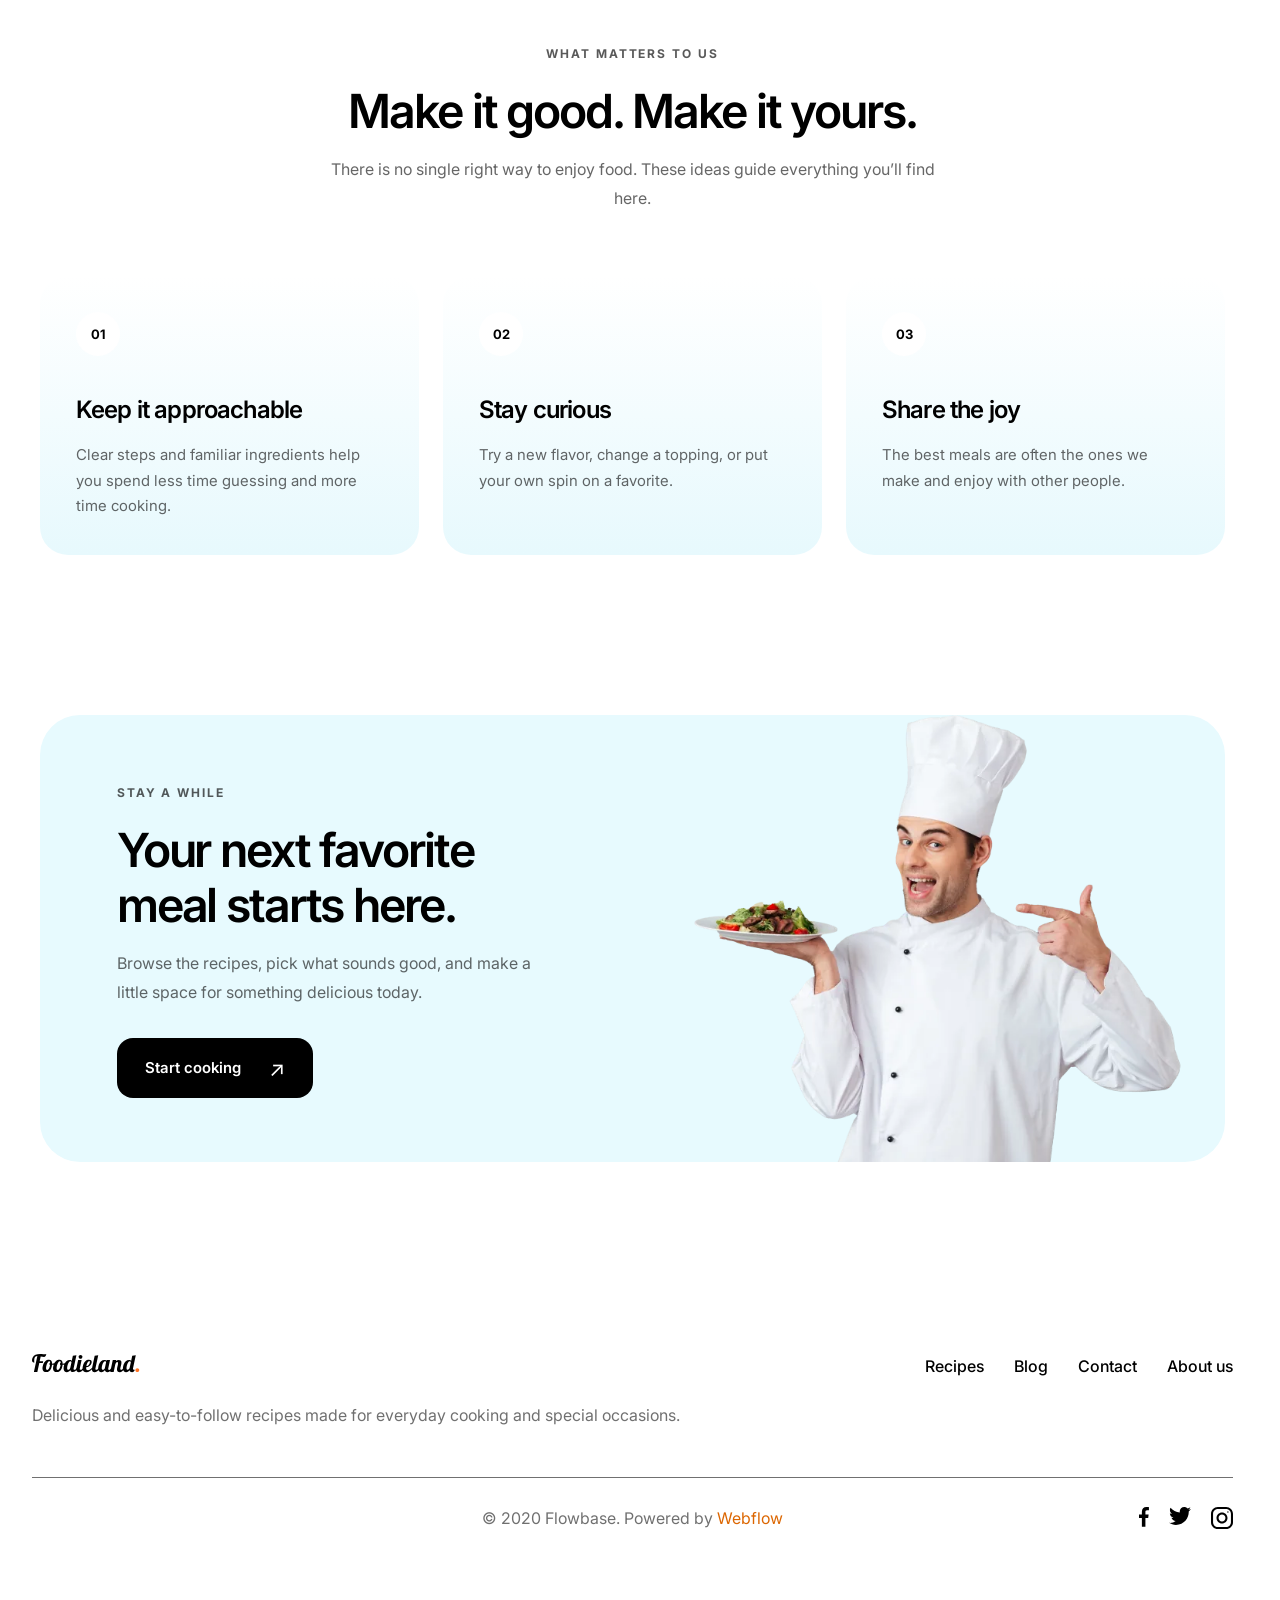
<file: about.html>
<!doctype html>
<html lang="en">
<head>
  <meta charset="UTF-8">
  <meta
    name="viewport"
    content="width=device-width, initial-scale=1.0"
  >
  <meta
    name="description"
    content="Get to know Foodieland: a place for approachable recipes, everyday cooking inspiration, and the joy of sharing good food."
  >
  <title>About us | Foodieland</title>
  <link
    rel="stylesheet"
    href="./css/normalize.css"
  >
  <link
    rel="stylesheet"
    href="./css/font.css"
  >
  <link
    rel="stylesheet"
    href="./css/variables.css"
  >
  <link
    rel="stylesheet"
    href="./css/global.css"
  >
  <link
    rel="stylesheet"
    href="./css/header.css"
  >
  <link
    rel="stylesheet"
    href="./css/footer.css"
  >
  <link
    rel="stylesheet"
    href="./css/pages/about.css"
  >
</head>
<body>
<header class="header">
  <div class="header-inner">
    <a
      class="header-logo"
      href="./index.html"
    >
      <img
        src="./images/logo/Foodieland-logo.svg"
        alt="Foodieland"
        width="108"
        height="19"
      >
    </a>
    <nav
      class="header-nav"
      aria-label="Main navigation"
    >
      <ul class="header-nav-list">
        <li>
          <a
            class="header-nav-link"
            href="./index.html"
          >Home
          </a>
        </li>
        <li>
          <a
            class="header-nav-link"
            href="./recipe.html"
          >Recipes
          </a>
        </li>
        <li>
          <a
            class="header-nav-link"
            href="./blog.html"
          >Blog
          </a>
        </li>
        <li>
          <a
            class="header-nav-link"
            href="./contact.html"
          >Contact
          </a>
        </li>
        <li>
          <a
            class="header-nav-link"
            href="./about.html"
            aria-current="page"
          >About us
          </a>
        </li>
      </ul>
    </nav>
    <div class="header-soc1als">
      <a
        class="header-soc1als-link"
        href="#"
        aria-label="Facebook"
      >
        <img
          src="./images/icons/facebook.svg"
          alt=""
          width="22"
          height="18"
        >
      </a>
      <a
        class="header-soc1als-link"
        href="#"
        aria-label="Twitter"
      >
        <img
          src="./images/icons/twitter.svg"
          alt=""
          width="22"
          height="18"
        >
      </a>
      <a
        class="header-soc1als-link"
        href="#"
        aria-label="Instagram"
      >
        <img
          src="./images/icons/instagram.svg"
          alt=""
          width="22"
          height="18"
        >
      </a>
    </div>
    <button
      class="header-burger"
      type="button"
      aria-label="Open Menu"
      aria-controls="site-dropdown-menu"
    >
      <span></span><span></span><span></span>
    </button>
    <nav
      class="dropdown-menu"
      id="site-dropdown-menu"
      aria-label="Additional navigation"
      data-js-dropdown-menu
    >
      <ul class="dropdown-menu-list">
        <li>
          <a href="./index.html">Home</a>
        </li>
        <li>
          <a href="./recipe.html">Recipes</a>
        </li>
        <li>
          <a href="./blog.html">Blog</a>
        </li>
        <li>
          <a href="./contact.html">Contact</a>
        </li>
        <li>
          <a
            href="./about.html"
            aria-current="page"
          >About us
          </a>
        </li>
      </ul>
    </nav>
  </div>
</header>

<main class="main">
  <section
    class="about-hero about-container"
    aria-labelledby="about-title"
  >
    <div class="about-hero-copy">
      <span class="about-eyebrow">About Foodieland</span>
      <h1 id="about-title">Good food begins with curiosity.</h1>
      <p>We believe cooking feels better when there’s room to explore. Find approachable recipes, fresh ideas, and the confidence to make every meal your own.</p>
      <div class="about-actions">
        <a
          class="about-button about-button--dark"
          href="./recipe.html"
        >Explore recipes <span aria-hidden="true">↗</span></a>
        <a
          class="about-text-link"
          href="./blog.html"
        >Read our stories <span aria-hidden="true">→</span></a>
      </div>
    </div>
    <div class="about-hero-visual">
      <img
        src="./images/blog/home-cooking.webp"
        alt="Home cook preparing a meal in her kitchen"
        width="1200"
        height="800"
        fetchpriority="high"
        decoding="async"
      >
      <span class="about-hero-note">A little joy in every dish.</span>
    </div>
  </section>

  <section
    class="about-story about-container"
    aria-labelledby="about-story-title"
  >
    <div class="about-story-visual">
      <img
        src="./images/recipes/recipe-hero.webp"
        alt="Japanese fried rice with vegetables and eggs"
        width="1680"
        height="1125"
        loading="lazy"
        decoding="async"
      >
    </div>
    <div class="about-story-copy">
      <span class="about-eyebrow">Our approach</span>
      <h2 id="about-story-title">Recipes for the way we really cook.</h2>
      <p>Some days call for a quick favorite. Others invite you to try an ingredient you’ve never used before. Foodieland brings both kinds of inspiration together, with recipes you can return to and ideas worth experimenting with.</p>
      <p>Start with a recipe, follow your appetite, and enjoy what happens along the way.</p>
      <a
        class="about-text-link"
        href="./recipe.html"
      >Find something delicious <span aria-hidden="true">→</span></a>
    </div>
  </section>

  <section
    class="about-values about-container"
    aria-labelledby="about-values-title"
  >
    <div class="about-section-heading">
      <span class="about-eyebrow">What matters to us</span>
      <h2 id="about-values-title">Make it good. Make it yours.</h2>
      <p>There is no single right way to enjoy food. These ideas guide everything you’ll find here.</p>
    </div>
    <div class="about-values-grid">
      <article class="about-value">
        <span class="about-value-number">01</span>
        <h3>Keep it approachable</h3>
        <p>Clear steps and familiar ingredients help you spend less time guessing and more time cooking.</p>
      </article>
      <article class="about-value">
        <span class="about-value-number">02</span>
        <h3>Stay curious</h3>
        <p>Try a new flavor, change a topping, or put your own spin on a favorite.</p>
      </article>
      <article class="about-value">
        <span class="about-value-number">03</span>
        <h3>Share the joy</h3>
        <p>The best meals are often the ones we make and enjoy with other people.</p>
      </article>
    </div>
  </section>

  <section
    class="about-invitation about-container"
    aria-labelledby="about-invitation-title"
  >
    <div class="about-invitation-copy">
      <span class="about-eyebrow">Stay a while</span>
      <h2 id="about-invitation-title">Your next favorite meal starts here.</h2>
      <p>Browse the recipes, pick what sounds good, and make a little space for something delicious today.</p>
      <a
        class="about-button about-button--dark"
        href="./recipe.html"
      >Start cooking <span aria-hidden="true">↗</span></a>
    </div>
    <img
      src="./images/chef/chef.webp"
      alt="Chef holding a freshly prepared dish"
      width="660"
      height="597"
      loading="lazy"
      decoding="async"
    >
  </section>
</main>

<footer class="footer container about-footer">
  <div class="footer-header">
    <div class="footer-brand">
      <a href="./index.html">
        <img
          src="./images/logo/Foodieland-logo.svg"
          alt="Foodieland"
          width="108"
          height="19"
        >
      </a>
      <p class="footer-description">Delicious and easy-to-follow recipes made for everyday cooking and special occasions.</p>
    </div>
    <nav
      class="footer-nav"
      aria-label="Footer navigation"
    >
      <ul>
        <li>
          <a href="./recipe.html">Recipes</a>
        </li>
        <li>
          <a href="./blog.html">Blog</a>
        </li>
        <li>
          <a href="./contact.html">Contact</a>
        </li>
        <li>
          <a
            href="./about.html"
            aria-current="page"
          >About us
          </a>
        </li>
      </ul>
    </nav>
  </div>
  <hr class="footer-divider">
  <div class="footer-bottom">
    <div class="footer-copyright">© 2020 Flowbase. Powered by
      <a href="#">Webflow</a>
    </div>
    <div class="footer-socials">
      <a
        href="#"
        aria-label="Facebook"
      >
        <img
          src="./images/icons/facebook.svg"
          alt=""
        >
      </a>
      <a
        href="#"
        aria-label="Twitter"
      >
        <img
          src="./images/icons/twitter.svg"
          alt=""
        >
      </a>
      <a
        href="#"
        aria-label="Instagram"
      >
        <img
          src="./images/icons/instagram.svg"
          alt=""
        >
      </a>
    </div>
  </div>
</footer>
<script src="./js/burger-menu.js"></script>
</body>
</html>
</file>
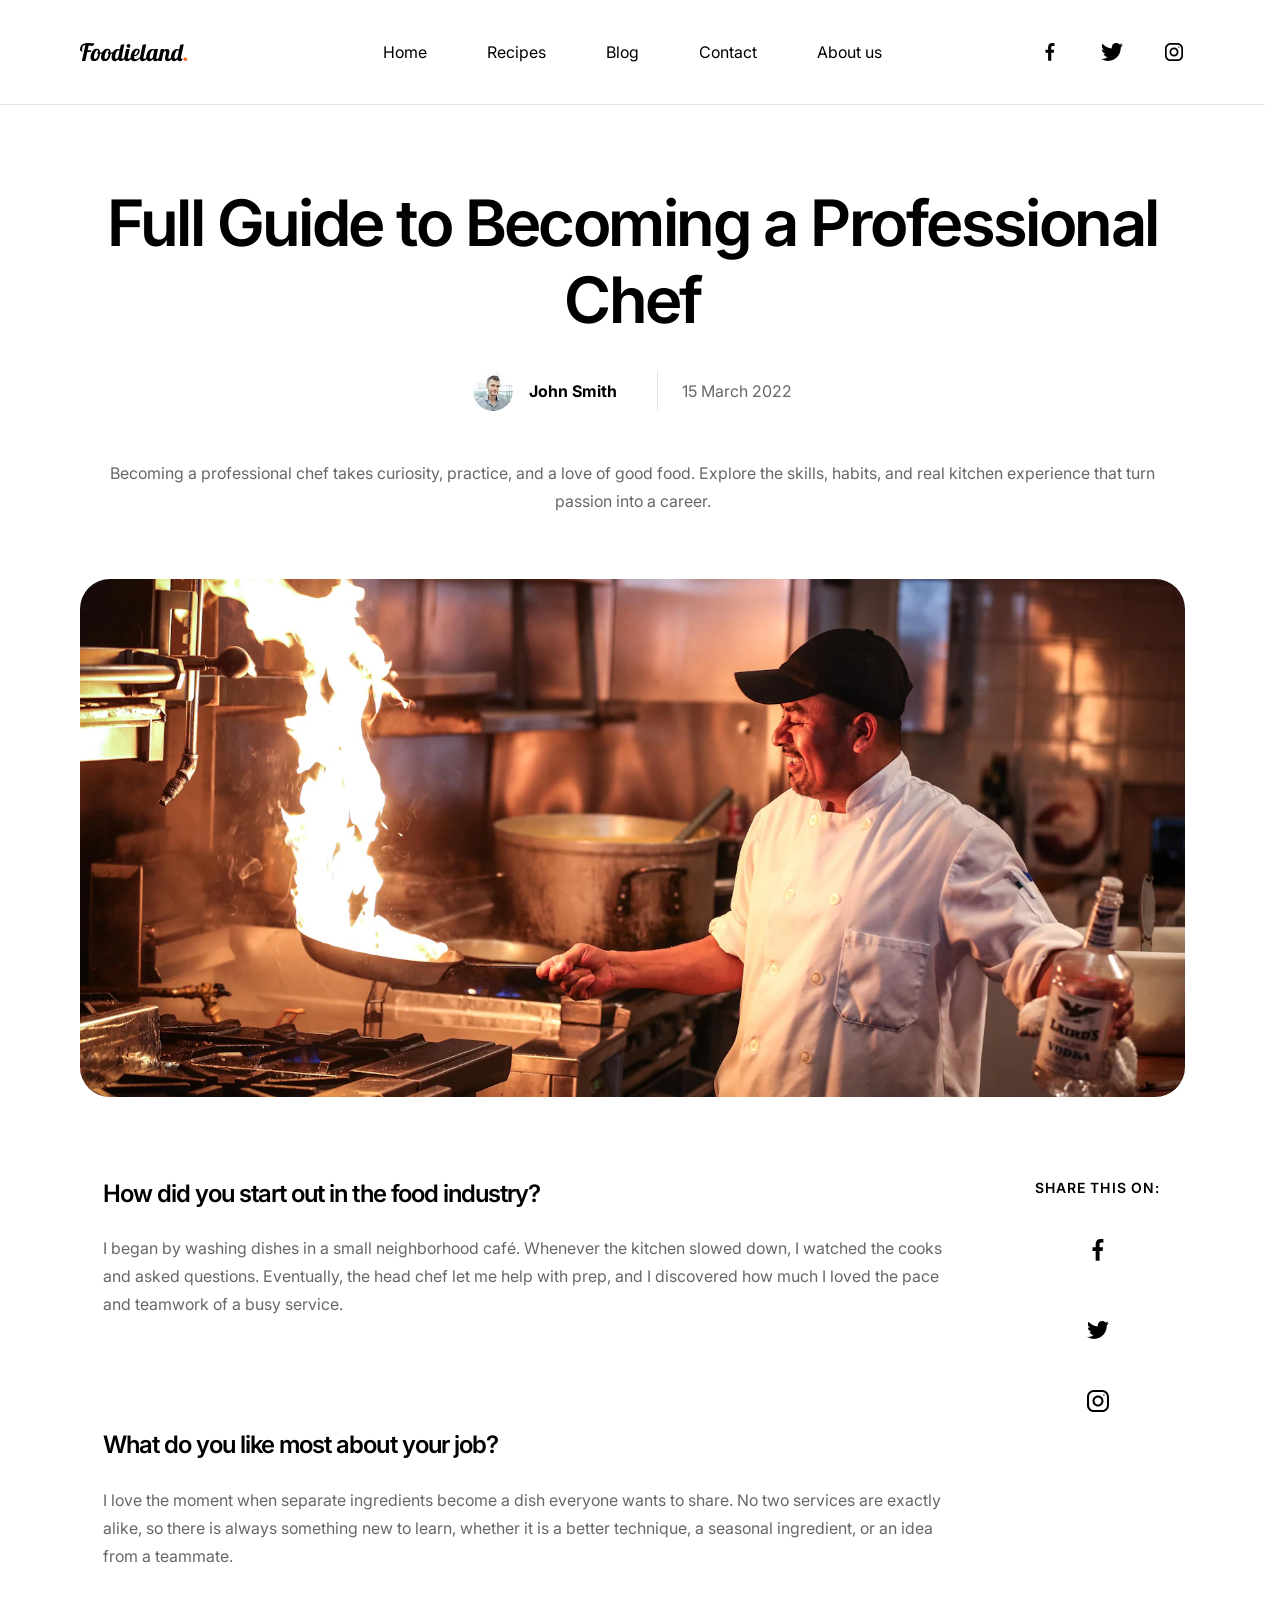
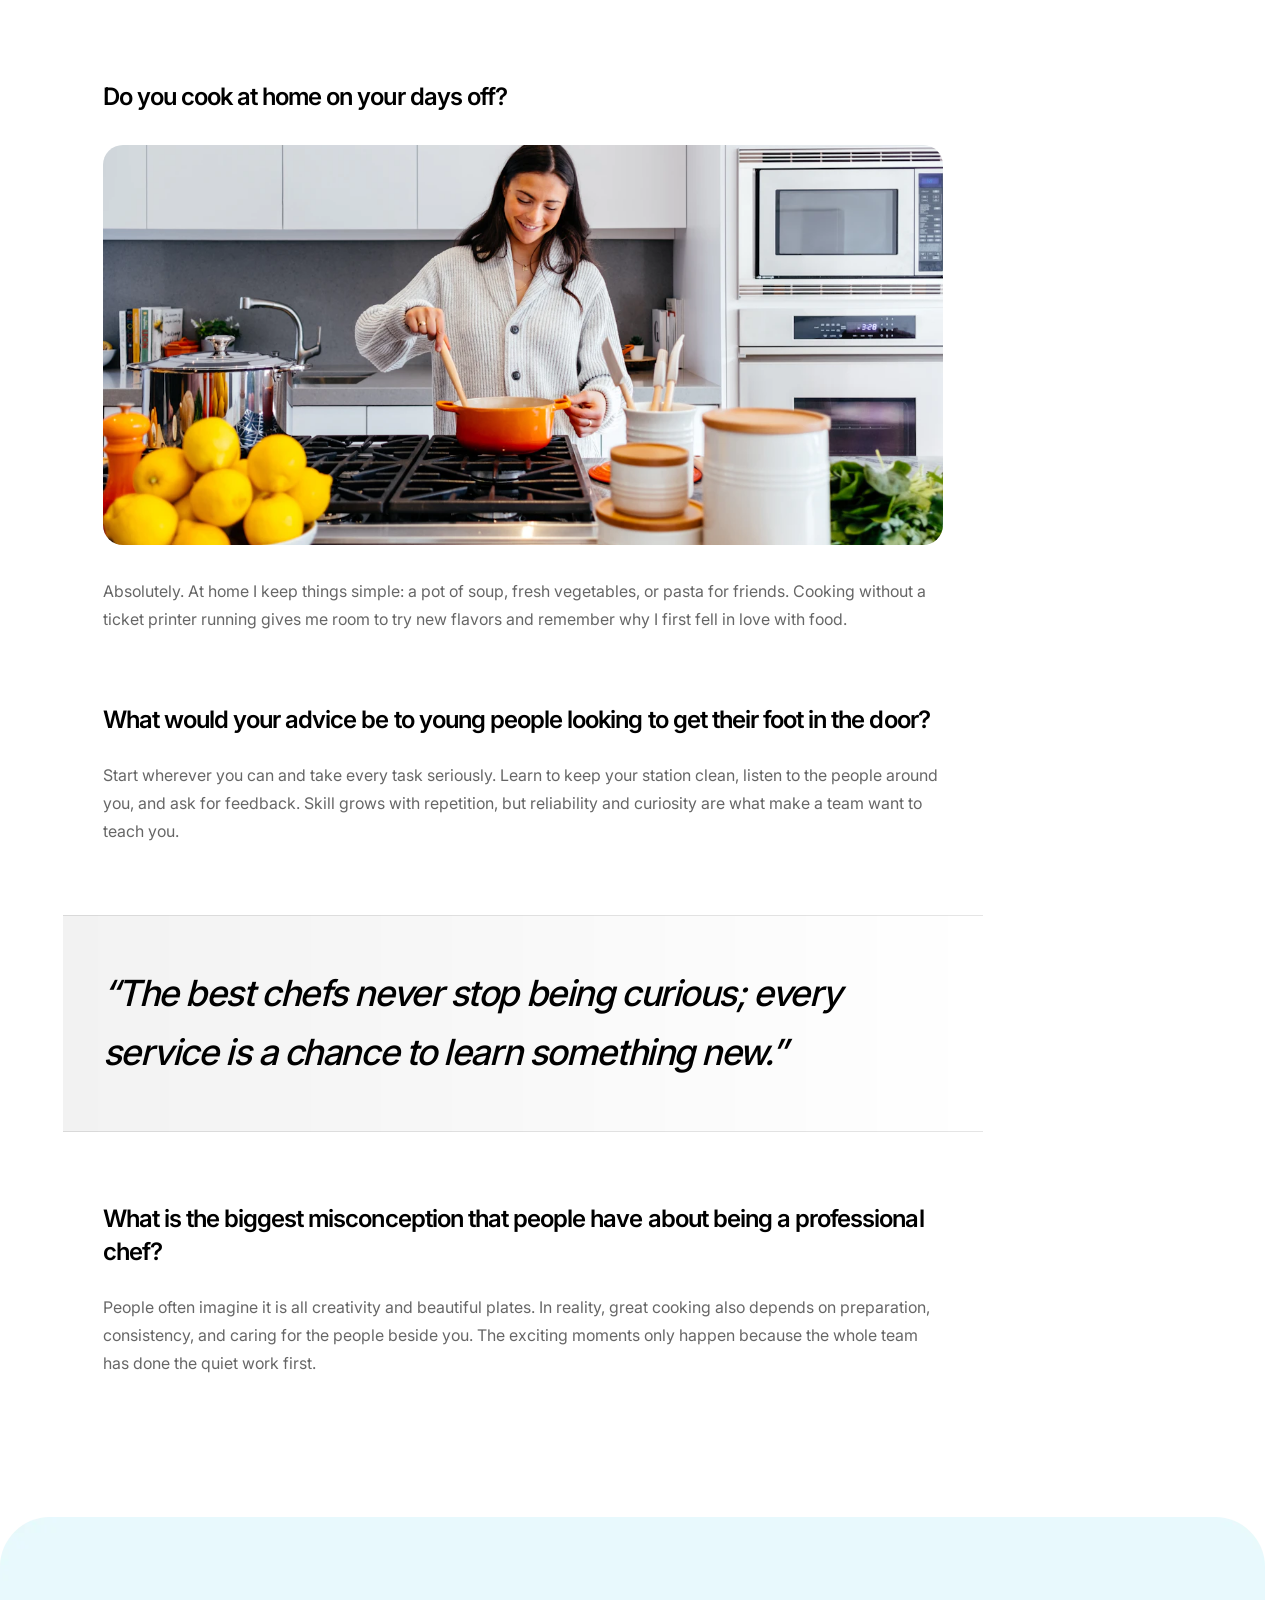
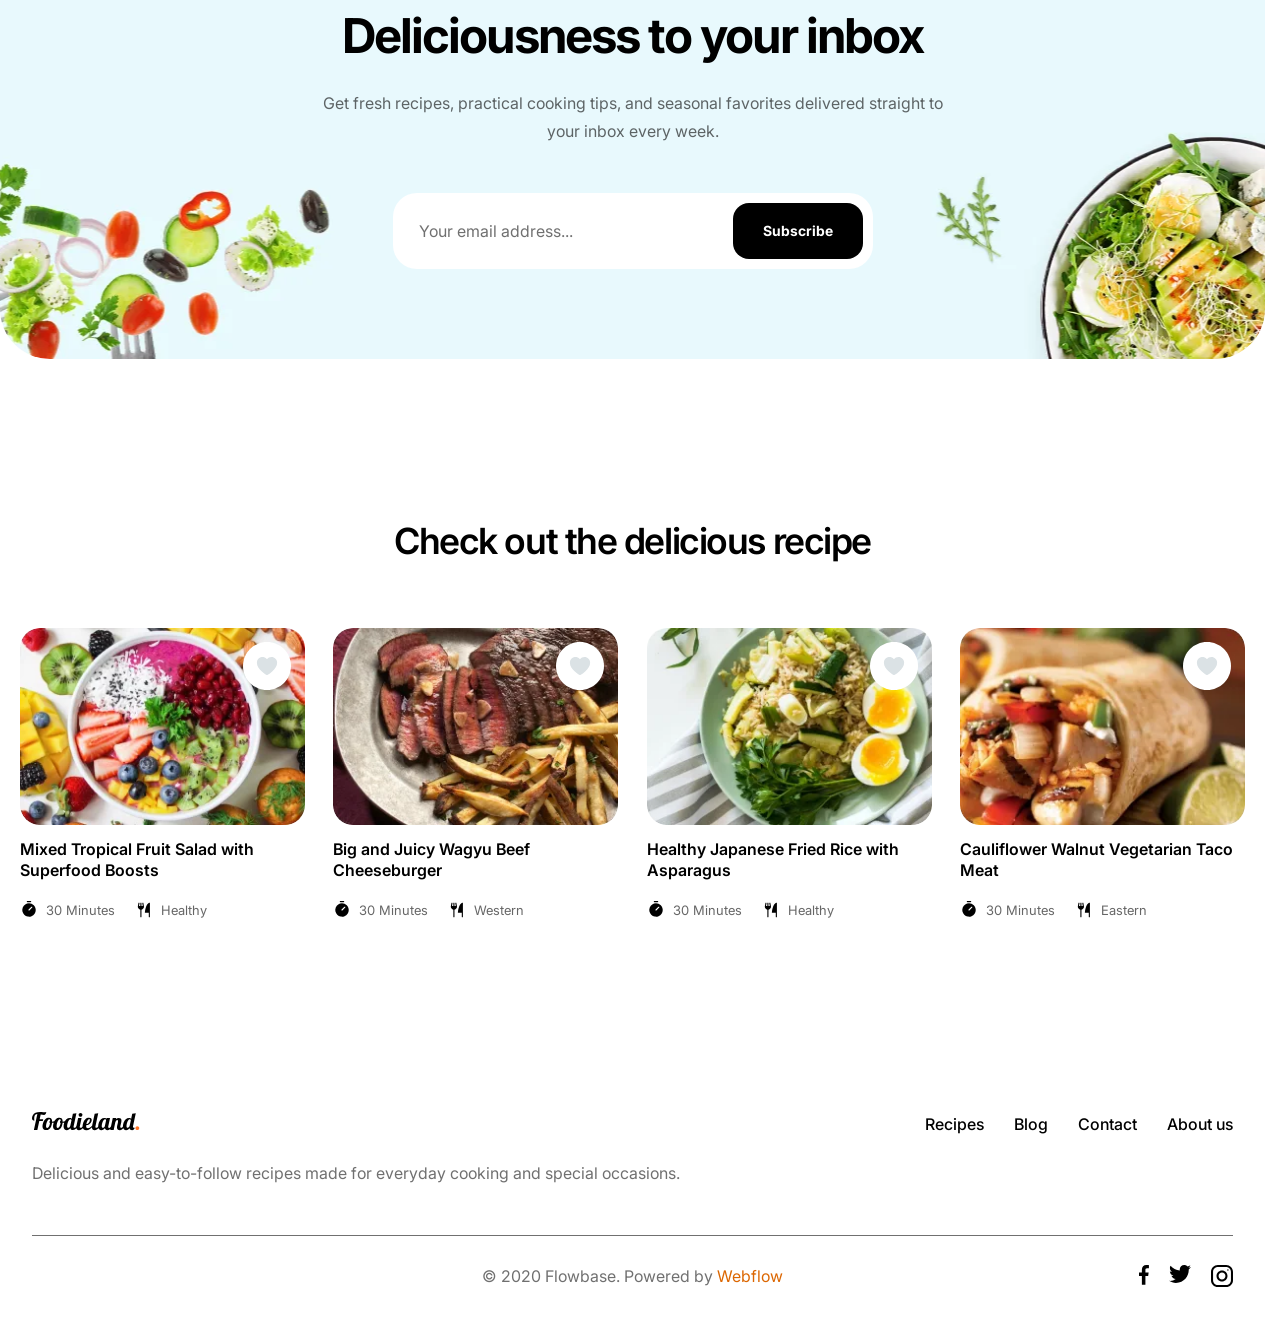
<file: blog-post.html>
<!doctype html>
<html lang="en">
<head>
  <meta charset="UTF-8">
  <meta
    name="viewport"
    content="width=device-width, user-scalable=no, initial-scale=1.0, maximum-scale=1.0, minimum-scale=1.0"
  >
  <meta
    http-equiv="X-UA-Compatible"
    content="ie=edge"
  >
  <title>Full Guide to Becoming a Professional Chef | Foodieland</title>
  <link
    rel="stylesheet"
    href="./css/normalize.css"
  />
  <link
    rel="stylesheet"
    href="./css/font.css"
  />
  <link
    rel="stylesheet"
    href="./css/variables.css"
  />
  <link
    rel="stylesheet"
    href="./css/global.css"
  />
  <link
    rel="stylesheet"
    href="./css/header.css"
  />
  <link
    rel="stylesheet"
    href="./css/footer.css"
  />
  <link
    rel="stylesheet"
    href="./css/card-tilt.css"
  />
  <link
    rel="stylesheet"
    href="./css/pages/blog-post.css"
  />
</head>
<body>
<header class="header">
  <div class="header-inner">
    <a
      class="header-logo"
      href="./index.html"
    >
      <img
        src="./images/logo/Foodieland-logo.svg"
        alt="Foodieland"
        width="108"
        height="19"
      />
    </a>
    <nav class="header-nav">
      <ul class="header-nav-list">
        <li>
          <a
            class="header-nav-link"
            href="index.html"
          >Home
          </a>
        </li>
        <li>
          <a
            class="header-nav-link"
            href="./recipe.html"
          >Recipes
          </a>
        </li>
        <li>
          <a
            class="header-nav-link"
            href="./blog.html"
          >Blog
          </a>
        </li>
        <li>
          <a
            class="header-nav-link"
            href="./contact.html"
          >Contact
          </a>
        </li>
        <li>
          <a
            class="header-nav-link"
            href="./about.html"
          >About us
          </a>
        </li>
      </ul>
    </nav>
    <div class="header-soc1als">
      <a
        class="header-soc1als-link"
        href="#"
        aria-label="Facebook"
      >
        <img
          src="./images/icons/facebook.svg"
          alt=""
          width="22"
          height="18"
        />
      </a>

      <a
        class="header-soc1als-link"
        href="#"
        aria-label="Twitter"
      >
        <img
          src="./images/icons/twitter.svg"
          alt=""
          width="22"
          height="18"
        />
      </a>

      <a
        class="header-soc1als-link"
        href="#"
        aria-label="Instagram"
      >
        <img
          src="./images/icons/instagram.svg"
          alt=""
          width="22"
          height="18"
        />
      </a>
    </div>
    <button
      class="header-burger"
      type="button"
      aria-label="Open Menu"
    >
      <span></span>
      <span></span>
      <span></span>
    </button>

    <nav
      class="dropdown-menu"
      id="site-dropdown-menu"
      aria-label="Additional navigation"
      data-js-dropdown-menu
    >
      <ul class="dropdown-menu-list">
        <li>
          <a href="./index.html">Home</a>
        </li>
        <li>
          <a href="./recipe.html">Recipes</a>
        </li>
        <li>
          <a href="./blog.html">Blog</a>
        </li>
        <li>
          <a href="./contact.html">Contact</a>
        </li>
        <li>
          <a href="./about.html">About us</a>
        </li>
      </ul>
    </nav>
  </div>
</header>
<main class="main">
  <section
    class="blog-post-hero"
    aria-labelledby="blog-post-title"
  >
    <h1 id="blog-post-title">Full Guide to Becoming a Professional Chef</h1>
    <div class="blog-post-hero-meta">
      <div class="blog-post-hero-author">
        <img
          src="./images/icons/author.webp"
          alt=""
          width="40"
          height="40"
          decoding="async"
        >
        <span>John Smith</span>
      </div>
      <time datetime="2022-03-15">15 March 2022</time>
    </div>
    <p class="blog-post-hero-description">
      Becoming a professional chef takes curiosity, practice, and a love of good food. Explore the skills, habits, and real kitchen experience that turn passion into a career.
    </p>
    <img
      class="blog-post-hero-image"
      src="./images/blog/chef-flambe.webp"
      alt="Chef cooking with a flaming pan in a professional kitchen"
      width="1600"
      height="1067"
      decoding="async"
      fetchpriority="high"
    >
  </section>
  <section
    class="blog-post-story"
    aria-label="Interview with John Smith"
  >
    <article class="blog-post-story-content">
      <section class="blog-post-story-section">
        <h2>How did you start out in the food industry?</h2>
        <p>I began by washing dishes in a small neighborhood café. Whenever the kitchen slowed down, I watched the cooks and asked questions. Eventually, the head chef let me help with prep, and I discovered how much I loved the pace and teamwork of a busy service.</p>
      </section>

      <section class="blog-post-story-section">
        <h2>What do you like most about your job?</h2>
        <p>I love the moment when separate ingredients become a dish everyone wants to share. No two services are exactly alike, so there is always something new to learn, whether it is a better technique, a seasonal ingredient, or an idea from a teammate.</p>
      </section>

      <section class="blog-post-story-section">
        <h2>Do you cook at home on your days off?</h2>
        <img
          class="blog-post-story-image"
          src="./images/blog/home-cooking.webp"
          alt="A woman stirring an orange pot in a bright home kitchen"
          width="1200"
          height="800"
          loading="lazy"
          decoding="async"
        >
        <p>Absolutely. At home I keep things simple: a pot of soup, fresh vegetables, or pasta for friends. Cooking without a ticket printer running gives me room to try new flavors and remember why I first fell in love with food.</p>
      </section>

      <section class="blog-post-story-section">
        <h2>What would your advice be to young people looking to get their foot in the door?</h2>
        <p>Start wherever you can and take every task seriously. Learn to keep your station clean, listen to the people around you, and ask for feedback. Skill grows with repetition, but reliability and curiosity are what make a team want to teach you.</p>
      </section>

      <blockquote class="blog-post-quote">
        <p>“The best chefs never stop being curious; every service is a chance to learn something new.”</p>
      </blockquote>

      <section class="blog-post-story-section">
        <h2>What is the biggest misconception that people have about being a professional chef?</h2>
        <p>People often imagine it is all creativity and beautiful plates. In reality, great cooking also depends on preparation, consistency, and caring for the people beside you. The exciting moments only happen because the whole team has done the quiet work first.</p>
      </section>
    </article>

    <aside
      class="blog-post-share"
      aria-label="Share this article"
    >
      <h2>Share this on:</h2>
      <ul>
        <li>
          <a
            href="https://www.facebook.com/sharer/sharer.php?u=https%3A%2F%2Fdaniil-topc.github.io%2FFoodieLand%2Fblog-post.html"
            target="_blank"
            rel="noopener noreferrer"
            aria-label="Share on Facebook"
          >
            <img
              src="./images/icons/facebook.svg"
              alt=""
              width="22"
              height="22"
            >
          </a>
        </li>
        <li>
          <a
            href="https://twitter.com/intent/tweet?url=https%3A%2F%2Fdaniil-topc.github.io%2FFoodieLand%2Fblog-post.html&amp;text=Full%20Guide%20to%20Becoming%20a%20Professional%20Chef"
            target="_blank"
            rel="noopener noreferrer"
            aria-label="Share on Twitter"
          >
            <img
              src="./images/icons/twitter.svg"
              alt=""
              width="22"
              height="22"
            >
          </a>
        </li>
        <li>
          <img
            src="./images/icons/instagram.svg"
            alt="Instagram"
            width="22"
            height="22"
          >
        </li>
      </ul>
    </aside>
  </section>

  <section
    class="blog-newsletter"
    aria-labelledby="blog-post-newsletter-title"
  >
    <div class="blog-newsletter-content">
      <div class="blog-newsletter-copy">
        <h2 id="blog-post-newsletter-title">Deliciousness to your inbox</h2>
        <p>
          Get fresh recipes, practical cooking tips, and seasonal favorites
          delivered straight to your inbox every week.
        </p>
        <form
          class="blog-newsletter-form"
          action="#"
          method="post"
        >
          <label
            class="visually-hidden"
            for="blog-post-newsletter-email"
          >Your email address
          </label>
          <input
            id="blog-post-newsletter-email"
            name="email"
            type="email"
            placeholder="Your email address..."
            autocomplete="email"
            required
          >
          <button type="submit">Subscribe</button>
        </form>
      </div>
    </div>
  </section>

  <section
    class="blog-post-recipes"
    aria-labelledby="blog-post-recipes-title"
  >
    <h2 id="blog-post-recipes-title">Check out the delicious recipe</h2>
    <div class="blog-post-recipes-grid">
      <article
        class="recipes-item blog-post-recipe-card"
        data-id="tropical-fruit-salad"
      >
        <div class="recipes-item-image-wrapper">
          <img
            class="recipes-item-image"
            src="./images/recipes/mixed-tropical%20fruit-salad.webp"
            alt="Mixed tropical fruit salad"
            width="290"
            height="200"
            loading="lazy"
            decoding="async"
          >
          <button
            class="recipes-item-favorite-btn"
            type="button"
            aria-label="Add to favorites"
          >
            <img
              class="recipes-item-favorite-img"
              src="./images/icons/heart-non-active.svg"
              alt=""
            >
          </button>
        </div>
        <h3 class="recipes-item-title">Mixed Tropical Fruit Salad with Superfood Boosts</h3>
        <div class="recipes-item-meta">
          <span class="recipes-item-badge"><img
            src="./images/icons/timer.svg"
            alt=""
          >30 Minutes</span>
          <span class="recipes-item-badge"><img
            src="./images/icons/fork-knife.svg"
            alt=""
          >Healthy</span>
        </div>
      </article>

      <article
        class="recipes-item blog-post-recipe-card"
        data-id="wagyu-beef-cheeseburger"
      >
        <div class="recipes-item-image-wrapper">
          <img
            class="recipes-item-image"
            src="./images/recipes/Big-and-Juicy%20Wagyu-Beef%20Cheeseburger.webp"
            alt="Big and juicy Wagyu beef cheeseburger"
            width="290"
            height="200"
            loading="lazy"
            decoding="async"
          >
          <button
            class="recipes-item-favorite-btn"
            type="button"
            aria-label="Add to favorites"
          >
            <img
              class="recipes-item-favorite-img"
              src="./images/icons/heart-non-active.svg"
              alt=""
            >
          </button>
        </div>
        <h3 class="recipes-item-title">Big and Juicy Wagyu Beef Cheeseburger</h3>
        <div class="recipes-item-meta">
          <span class="recipes-item-badge"><img
            src="./images/icons/timer.svg"
            alt=""
          >30 Minutes</span>
          <span class="recipes-item-badge"><img
            src="./images/icons/fork-knife.svg"
            alt=""
          >Western</span>
        </div>
      </article>

      <article
        class="recipes-item blog-post-recipe-card"
        data-id="japanese-fried-rice"
      >
        <div class="recipes-item-image-wrapper">
          <a
            class="recipes-item-image-link"
            href="./recipe.html"
            aria-label="View Healthy Japanese Fried Rice with Asparagus recipe"
          >
            <img
              class="recipes-item-image"
              src="./images/recipes/Japanese-Fried-Rice.webp"
              alt="Healthy Japanese fried rice with asparagus"
              width="290"
              height="200"
              loading="lazy"
              decoding="async"
            >
          </a>
          <button
            class="recipes-item-favorite-btn"
            type="button"
            aria-label="Add to favorites"
          >
            <img
              class="recipes-item-favorite-img"
              src="./images/icons/heart-non-active.svg"
              alt=""
            >
          </button>
        </div>
        <h3 class="recipes-item-title">
          <a href="./recipe.html">Healthy Japanese Fried Rice with Asparagus</a>
        </h3>
        <div class="recipes-item-meta">
          <span class="recipes-item-badge"><img
            src="./images/icons/timer.svg"
            alt=""
          >30 Minutes</span>
          <span class="recipes-item-badge"><img
            src="./images/icons/fork-knife.svg"
            alt=""
          >Healthy</span>
        </div>
      </article>

      <article
        class="recipes-item blog-post-recipe-card"
        data-id="vegetarian-taco"
      >
        <div class="recipes-item-image-wrapper">
          <img
            class="recipes-item-image"
            src="./images/recipes/Taco-Meat.webp"
            alt="Cauliflower walnut vegetarian taco meat"
            width="290"
            height="200"
            loading="lazy"
            decoding="async"
          >
          <button
            class="recipes-item-favorite-btn"
            type="button"
            aria-label="Add to favorites"
          >
            <img
              class="recipes-item-favorite-img"
              src="./images/icons/heart-non-active.svg"
              alt=""
            >
          </button>
        </div>
        <h3 class="recipes-item-title">Cauliflower Walnut Vegetarian Taco Meat</h3>
        <div class="recipes-item-meta">
          <span class="recipes-item-badge"><img
            src="./images/icons/timer.svg"
            alt=""
          >30 Minutes</span>
          <span class="recipes-item-badge"><img
            src="./images/icons/fork-knife.svg"
            alt=""
          >Eastern</span>
        </div>
      </article>
    </div>
  </section>
</main>
<footer class="footer container">
  <div class="footer-header">
    <div class="footer-brand">
      <a href="./index.html">
        <img
          src="./images/logo/Foodieland-logo.svg"
          alt="FoodieLand."
        >
      </a>
      <p class="footer-description">
        Delicious and easy-to-follow recipes made for everyday cooking and
        special occasions.
      </p>
    </div>
    <nav class="footer-nav">
      <ul>
        <li>
          <a href="./recipe.html">Recipes</a>
        </li>
        <li>
          <a href="./blog.html">Blog</a>
        </li>
        <li>
          <a href="./contact.html">Contact</a>
        </li>
        <li>
          <a href="./about.html">About us</a>
        </li>
      </ul>
    </nav>
  </div>

  <hr class="footer-divider">

  <div class="footer-bottom">
    <div class="footer-copyright">
      © 2020 Flowbase. Powered by
      <a href="#">Webflow</a>
    </div>

    <div class="footer-socials">
      <a
        href="#"
        aria-label="Facebook"
      >
        <img
          src="./images/icons/facebook.svg"
          alt=""
        >
      </a>

      <a
        href="#"
        aria-label="Twitter"
      >
        <img
          src="./images/icons/twitter.svg"
          alt=""
        >
      </a>

      <a
        href="#"
        aria-label="instagram"
      >
        <img
          src="./images/icons/instagram.svg"
          alt=""
        >
      </a>
    </div>
  </div>
</footer>
<script src="./js/burger-menu.js"></script>
<script src="./js/favorite.js"></script>
<script src="./js/card-tilt.js"></script>
</body>
</html>
</file>
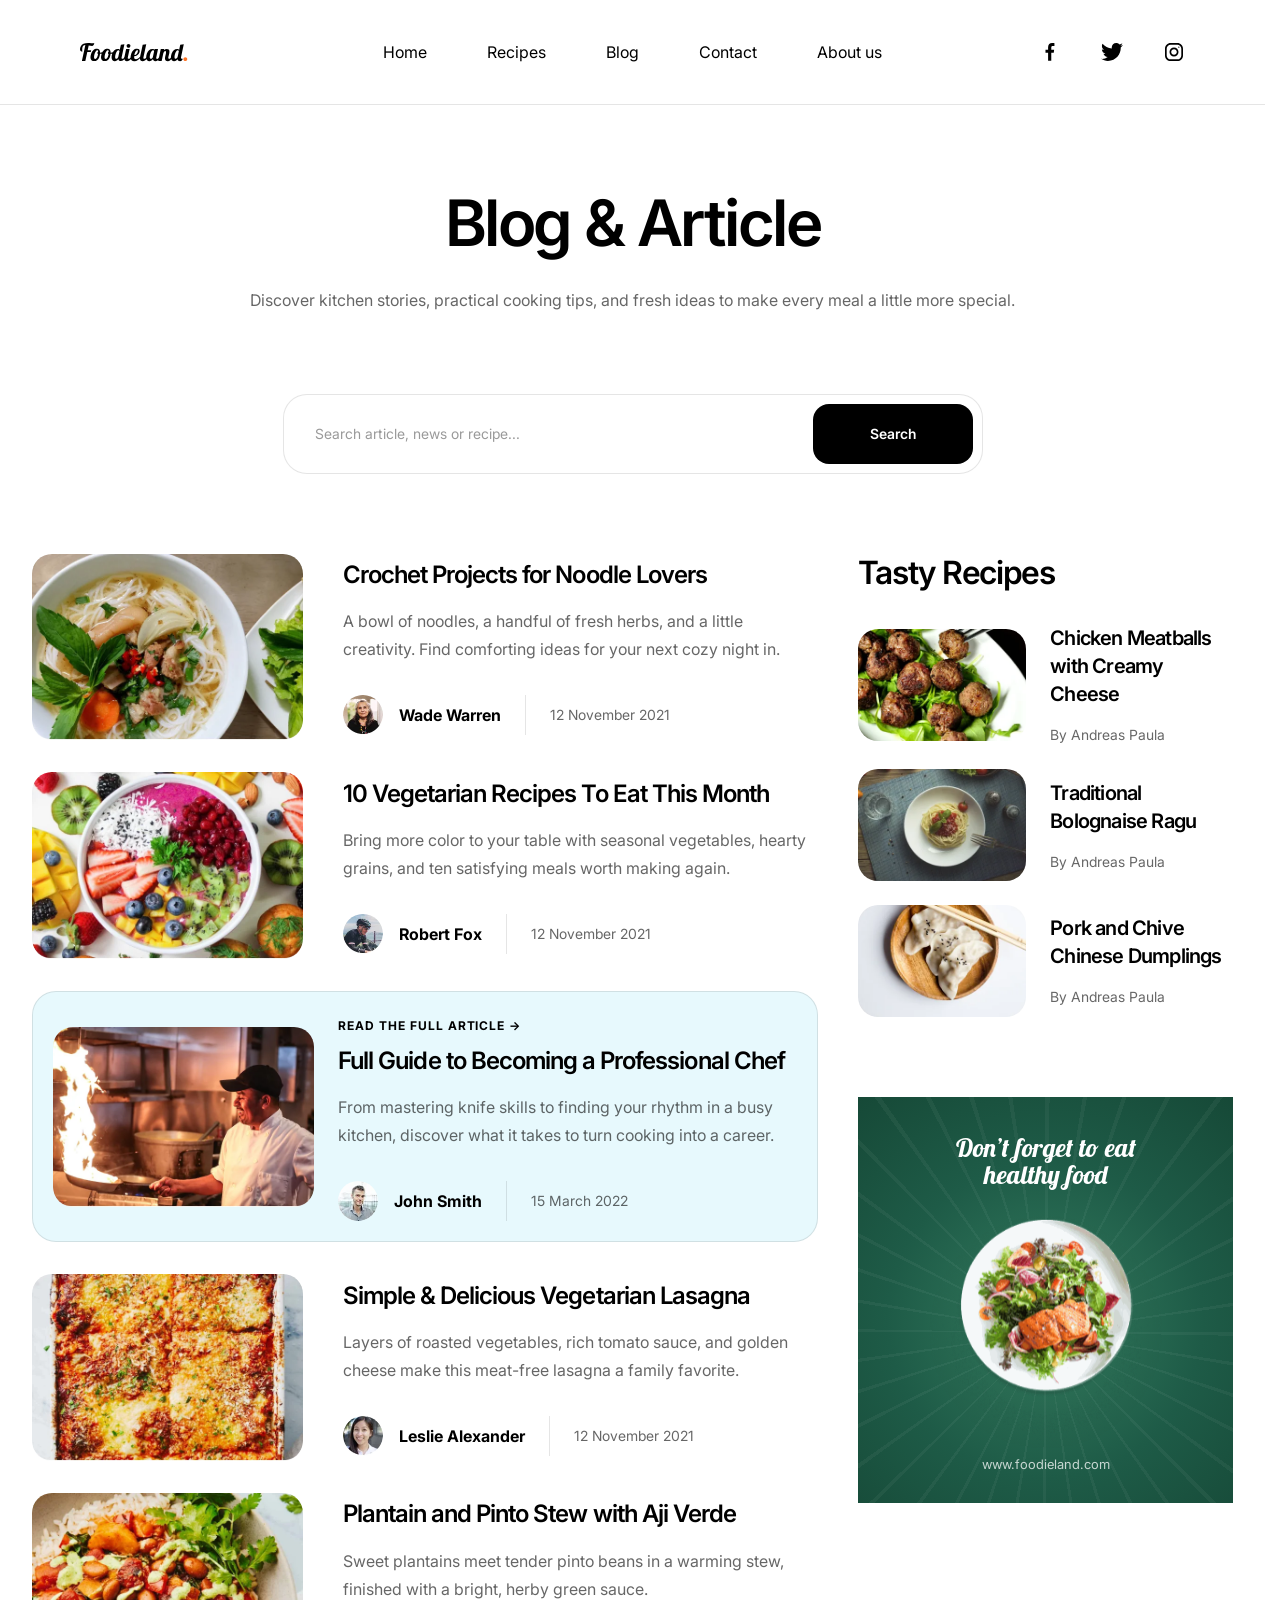
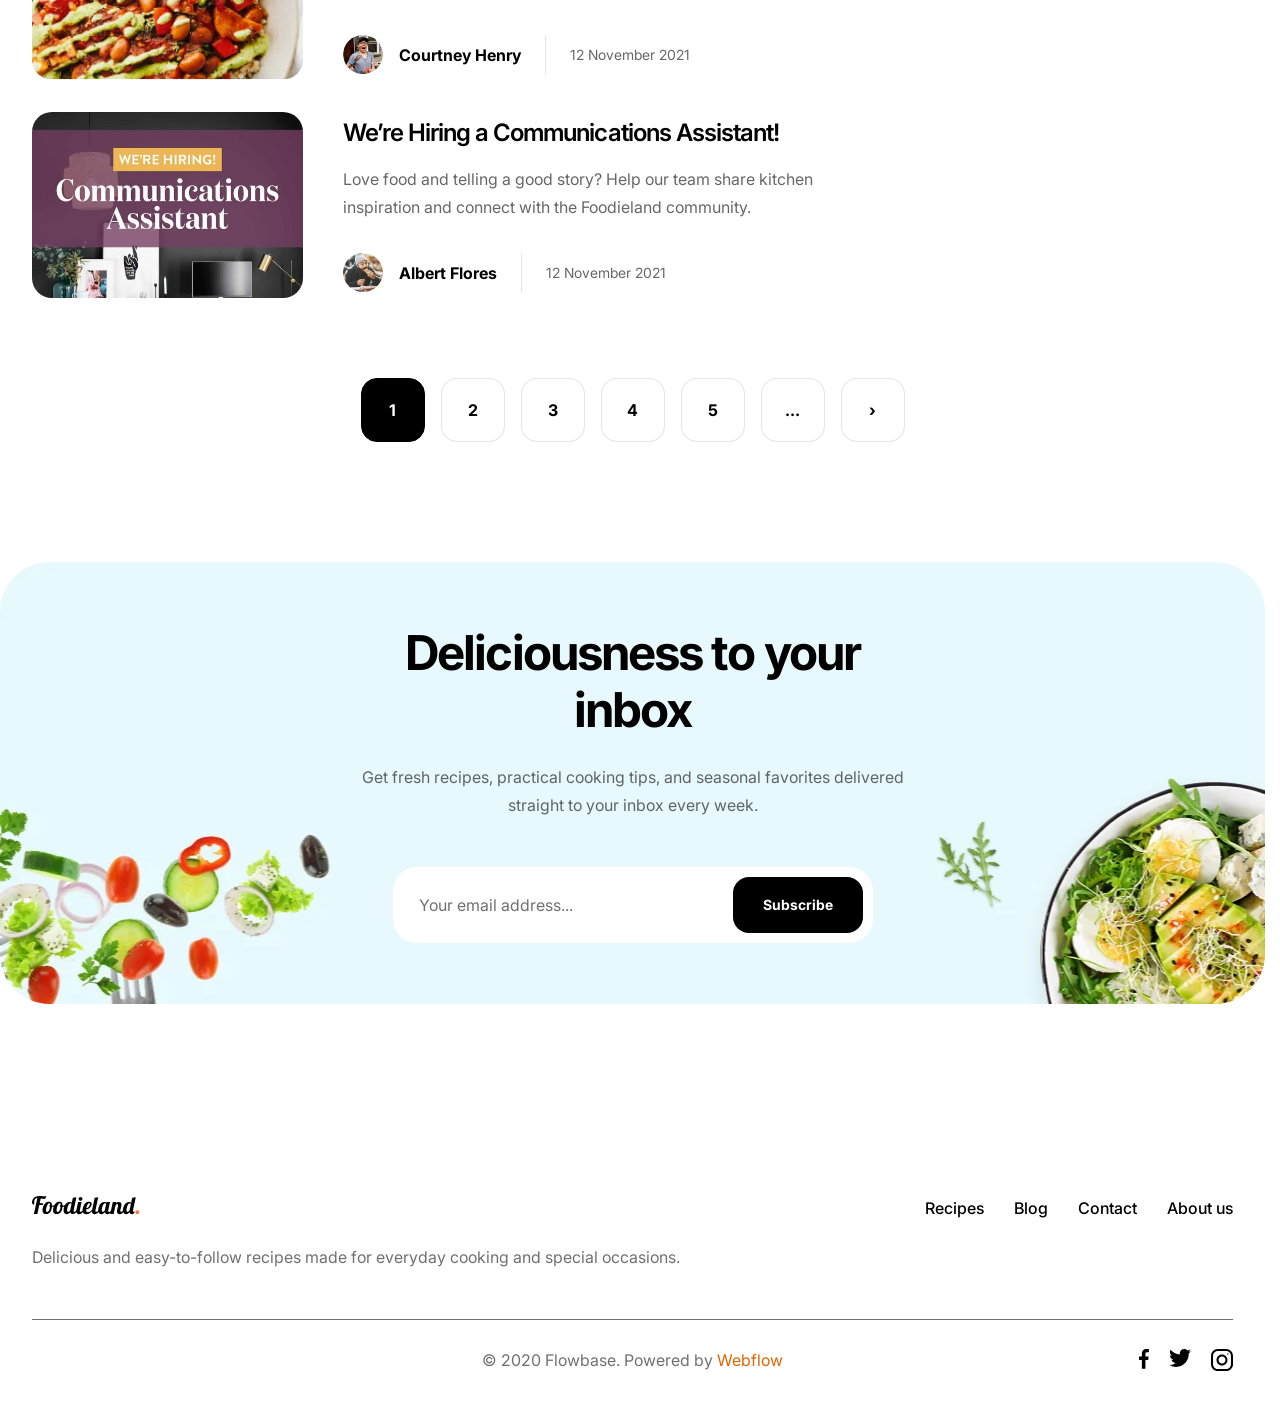
<file: blog.html>
<!doctype html>
<html lang="en">
<head>
  <meta charset="UTF-8">
  <meta
    name="viewport"
    content="width=device-width, user-scalable=no, initial-scale=1.0, maximum-scale=1.0, minimum-scale=1.0"
  >
  <meta
    http-equiv="X-UA-Compatible"
    content="ie=edge"
  >
  <title>Blog</title>
  <link
    rel="stylesheet"
    href="./css/normalize.css"
  />
  <link
    rel="stylesheet"
    href="./css/font.css"
  />
  <link
    rel="stylesheet"
    href="./css/variables.css"
  />
  <link
    rel="stylesheet"
    href="./css/global.css"
  />
  <link
    rel="stylesheet"
    href="./css/header.css"
  />
  <link
    rel="stylesheet"
    href="./css/footer.css"
  />
  <link
    rel="stylesheet"
    href="./css/pages/blog.css"
  />
  <link
    rel="stylesheet"
    href="./css/card-tilt.css"
  >
</head>
<body>
<header class="header">
  <div class="header-inner">
    <a
      class="header-logo"
      href="./index.html"
    >
      <img
        src="./images/logo/Foodieland-logo.svg"
        alt="Foodieland"
        width="108"
        height="19"
      />
    </a>
    <nav class="header-nav">
      <ul class="header-nav-list">
        <li>
          <a
            class="header-nav-link"
            href="index.html"
          >Home
          </a>
        </li>
        <li>
          <a
            class="header-nav-link"
            href="./recipe.html"
          >Recipes
          </a>
        </li>
        <li>
          <a
            class="header-nav-link"
            href="./blog.html"
          >Blog
          </a>
        </li>
        <li>
          <a
            class="header-nav-link"
            href="./contact.html"
          >Contact
          </a>
        </li>
        <li>
          <a
            class="header-nav-link"
            href="./about.html"
          >About us
          </a>
        </li>
      </ul>
    </nav>
    <div class="header-soc1als">
      <a
        class="header-soc1als-link"
        href="#"
        aria-label="Facebook"
      >
        <img
          src="./images/icons/facebook.svg"
          alt=""
          width="22"
          height="18"
        />
      </a>

      <a
        class="header-soc1als-link"
        href="#"
        aria-label="Twitter"
      >
        <img
          src="./images/icons/twitter.svg"
          alt=""
          width="22"
          height="18"
        />
      </a>

      <a
        class="header-soc1als-link"
        href="#"
        aria-label="Instagram"
      >
        <img
          src="./images/icons/instagram.svg"
          alt=""
          width="22"
          height="18"
        />
      </a>
    </div>
    <button
      class="header-burger"
      type="button"
      aria-label="Open Menu"
    >
      <span></span>
      <span></span>
      <span></span>
    </button>

    <nav
      class="dropdown-menu"
      id="site-dropdown-menu"
      aria-label="Additional navigation"
      data-js-dropdown-menu
    >
      <ul class="dropdown-menu-list">
        <li>
          <a href="./index.html">Home</a>
        </li>
        <li>
          <a href="./recipe.html">Recipes</a>
        </li>
        <li>
          <a href="./blog.html">Blog</a>
        </li>
        <li>
          <a href="./contact.html">Contact</a>
        </li>
        <li>
          <a href="./about.html">About us</a>
        </li>
      </ul>
    </nav>
  </div>
</header>
<main class="main">
  <section
    class="blog-hero container"
    aria-labelledby="blog-title"
  >
    <h1 id="blog-title">Blog &amp; Article</h1>
    <p class="blog-hero-description">
      Discover kitchen stories, practical cooking tips, and fresh ideas to make every meal a little more special.
    </p>
    <form
      class="blog-search"
      role="search"
      action="./blog.html"
      method="get"
    >
      <input
        type="search"
        name="q"
        aria-label="Search articles, news or recipes"
        placeholder="Search article, news or recipe..."
      >
      <button type="submit">Search</button>
    </form>
  </section>
  <section
    class="blog-content container"
    aria-label="Latest articles and tasty recipes"
  >
    <div class="blog-content-grid">
      <div class="blog-articles">
        <p class="blog-search-feedback" role="status" aria-live="polite" hidden></p>
        <article class="blog-article">
          <span class="blog-article-media">
          <img
            class="blog-article-image"
            src="./images/blog/article-1.webp"
            alt="Crochet Projects for Noodle Lovers"
            width="290"
            height="200"
            loading="eager"
            decoding="async"
            fetchpriority="high"
          >
          </span>
          <div class="blog-article-content">
            <h2>Crochet Projects for Noodle Lovers</h2>
            <p>A bowl of noodles, a handful of fresh herbs, and a little creativity. Find comforting ideas for your next cozy night in.</p>
            <div class="blog-article-meta">
              <span class="blog-article-author"><img
                src="./images/blog/author-1.webp"
                alt=""
                width="40"
                height="40"
                loading="eager"
               decoding="async"><span>Wade Warren</span></span>
              <time datetime="2021-11-12">12 November 2021</time>
            </div>
          </div>
        </article>
        <article class="blog-article">
          <span class="blog-article-media">
          <img
            class="blog-article-image"
            src="./images/blog/article-2.webp"
            alt="10 Vegetarian Recipes To Eat This Month"
            width="290"
            height="200"
            loading="lazy"
            decoding="async"
          >
          </span>
          <div class="blog-article-content">
            <h2>10 Vegetarian Recipes To Eat This Month</h2>
            <p>Bring more color to your table with seasonal vegetables, hearty grains, and ten satisfying meals worth making again.</p>
            <div class="blog-article-meta">
              <span class="blog-article-author"><img
                src="./images/blog/author-2.webp"
                alt=""
                width="40"
                height="40"
                loading="lazy"
               decoding="async"><span>Robert Fox</span></span>
              <time datetime="2021-11-12">12 November 2021</time>
            </div>
          </div>
        </article>
        <article class="blog-article blog-article--featured">
          <a class="blog-article-media" href="./blog-post.html">
            <img
              class="blog-article-image"
              src="./images/blog/article-3.webp"
              alt="Full Guide to Becoming a Professional Chef"
              width="290"
              height="200"
              loading="lazy"
              decoding="async"
            >
          </a>
          <div class="blog-article-content">
            <a class="blog-article-link" href="./blog-post.html">
              <span class="blog-article-featured-label">Read the full article <span aria-hidden="true">→</span></span>
              <h2>Full Guide to Becoming a Professional Chef</h2>
              <p>From mastering knife skills to finding your rhythm in a busy kitchen, discover what it takes to turn cooking into a career.</p>
            </a>
            <div class="blog-article-meta">
              <span class="blog-article-author"><img
                src="./images/icons/author.webp"
                alt=""
                width="40"
                height="40"
                loading="lazy"
               decoding="async"><span>John Smith</span></span>
              <time datetime="2022-03-15">15 March 2022</time>
            </div>
          </div>
        </article>
        <article class="blog-article">
          <span class="blog-article-media">
          <img
            class="blog-article-image"
            src="./images/blog/article-4.webp"
            alt="Simple & Delicious Vegetarian Lasagna"
            width="290"
            height="200"
            loading="lazy"
            decoding="async"
          >
          </span>
          <div class="blog-article-content">
            <h2>Simple & Delicious Vegetarian Lasagna</h2>
            <p>Layers of roasted vegetables, rich tomato sauce, and golden cheese make this meat-free lasagna a family favorite.</p>
            <div class="blog-article-meta">
              <span class="blog-article-author"><img
                src="./images/blog/author-4.webp"
                alt=""
                width="40"
                height="40"
                loading="lazy"
               decoding="async"><span>Leslie Alexander</span></span>
              <time datetime="2021-11-12">12 November 2021</time>
            </div>
          </div>
        </article>
        <article class="blog-article">
          <span class="blog-article-media">
          <img
            class="blog-article-image"
            src="./images/blog/article-5.webp"
            alt="Plantain and Pinto Stew with Aji Verde"
            width="290"
            height="200"
            loading="lazy"
            decoding="async"
          >
          </span>
          <div class="blog-article-content">
            <h2>Plantain and Pinto Stew with Aji Verde</h2>
            <p>Sweet plantains meet tender pinto beans in a warming stew, finished with a bright, herby green sauce.</p>
            <div class="blog-article-meta">
              <span class="blog-article-author"><img
                src="./images/blog/author-5.webp"
                alt=""
                width="40"
                height="40"
                loading="lazy"
               decoding="async"><span>Courtney Henry</span></span>
              <time datetime="2021-11-12">12 November 2021</time>
            </div>
          </div>
        </article>
        <article class="blog-article">
          <span class="blog-article-media">
          <img
            class="blog-article-image"
            src="./images/blog/article-6.webp"
            alt="We&#8217;re Hiring a Communications Assistant!"
            width="290"
            height="200"
            loading="lazy"
            decoding="async"
          >
          </span>
          <div class="blog-article-content">
            <h2>We&#8217;re Hiring a Communications Assistant!</h2>
            <p>Love food and telling a good story? Help our team share kitchen inspiration and connect with the Foodieland community.</p>
            <div class="blog-article-meta">
              <span class="blog-article-author"><img
                src="./images/blog/author-6.webp"
                alt=""
                width="40"
                height="40"
                loading="lazy"
               decoding="async"><span>Albert Flores</span></span>
              <time datetime="2021-11-12">12 November 2021</time>
            </div>
          </div>
        </article>
      </div>
      <aside
        class="blog-sidebar"
        aria-labelledby="tasty-recipes-title"
      >
        <h2 id="tasty-recipes-title">Tasty Recipes</h2>
        <div class="blog-tasty-list">
          <article class="blog-tasty-card">
            <span class="blog-tasty-media">
            <img
              src="./images/recipes/meatballs.webp"
              alt="Chicken meatballs with creamy cheese"
              width="180"
              height="120"
              loading="eager"
              decoding="async"
            >
            </span>
            <div>
              <h3>Chicken Meatballs with Creamy Cheese</h3>
              <p>By Andreas Paula</p>
            </div>
          </article>
          <article class="blog-tasty-card">
            <span class="blog-tasty-media">
            <img
              src="./images/recipes/pasta.webp"
              alt="Traditional bolognaise ragu"
              width="180"
              height="120"
              loading="lazy"
              decoding="async"
            >
            </span>
            <div>
              <h3>Traditional Bolognaise Ragu</h3>
              <p>By Andreas Paula</p>
            </div>
          </article>
          <article class="blog-tasty-card">
            <span class="blog-tasty-media">
            <img
              src="./images/blog/dumplings.webp"
              alt="Pork and chive Chinese dumplings"
              width="180"
              height="120"
              loading="lazy"
              decoding="async"
            >
            </span>
            <div>
              <h3>Pork and Chive Chinese Dumplings</h3>
              <p>By Andreas Paula</p>
            </div>
          </article>
        </div>
        <a
          class="blog-poster"
          href="./recipe.html"
          aria-label="Discover a healthy recipe"
        >
          <strong>Don&#8217;t forget to eat<br>healthy food</strong>
          <span class="blog-poster-art"><img
            src="./images/recipes/01.svg"
            alt="Fresh salad with salmon"
            width="354"
            height="336"
            loading="lazy"
          ></span>
          <span class="blog-poster-address">www.foodieland.com</span>
        </a>
      </aside>
    </div>
    <nav
      class="blog-pagination"
      aria-label="Article pages"
    >
      <span
        aria-current="page"
        aria-label="Page 1"
      >1</span>
      <button
        type="button"
        disabled
        aria-label="Page 2 is not available yet"
      >2
      </button>
      <button
        type="button"
        disabled
        aria-label="Page 3 is not available yet"
      >3
      </button>
      <button
        type="button"
        disabled
        aria-label="Page 4 is not available yet"
      >4
      </button>
      <button
        type="button"
        disabled
        aria-label="Page 5 is not available yet"
      >5
      </button>
      <span aria-hidden="true">…</span>
      <button
        type="button"
        disabled
        aria-label="Next page is not available yet"
      >›
      </button>
    </nav>
  </section>

  <section class="blog-newsletter" aria-labelledby="blog-newsletter-title">
    <div class="blog-newsletter-content">
      <div class="blog-newsletter-copy">
        <h2 id="blog-newsletter-title">Deliciousness to your inbox</h2>
        <p>
          Get fresh recipes, practical cooking tips, and seasonal favorites
          delivered straight to your inbox every week.
        </p>
        <form class="blog-newsletter-form" action="#" method="post">
          <label class="visually-hidden" for="blog-newsletter-email">Your email address</label>
          <input
            id="blog-newsletter-email"
            name="email"
            type="email"
            placeholder="Your email address..."
            autocomplete="email"
            required
          >
          <button type="submit">Subscribe</button>
        </form>
      </div>
    </div>
  </section>
</main>
<footer class="footer container">
  <div class="footer-header">
    <div class="footer-brand">
      <a href="./index.html">
        <img
          src="./images/logo/Foodieland-logo.svg"
          alt="FoodieLand."
        >
      </a>
      <p class="footer-description">
        Delicious and easy-to-follow recipes made for everyday cooking and
        special occasions.
      </p>
    </div>
    <nav class="footer-nav">
      <ul>
        <li><a href="./recipe.html">Recipes</a></li>
        <li><a href="./blog.html">Blog</a></li>
        <li><a href="./contact.html">Contact</a></li>
        <li><a href="./about.html">About us</a></li>
      </ul>
    </nav>
  </div>

  <hr class="footer-divider">

  <div class="footer-bottom">
    <div class="footer-copyright">
      © 2020 Flowbase. Powered by <a href="#">Webflow</a>
    </div>

    <div class="footer-socials">
      <a href="#" aria-label="Facebook">
        <img
          src="./images/icons/facebook.svg"
          alt=""
        ></a>

      <a href="#" aria-label="Twitter">
        <img
          src="./images/icons/twitter.svg"
          alt=""
        ></a>

      <a href="#" aria-label="instagram">
        <img
          src="./images/icons/instagram.svg"
          alt=""
        ></a>
    </div>
  </div>
</footer>
<script src="./js/burger-menu.js"></script>
<script src="./js/blog-search.js"></script>
</body>
</html>
</file>
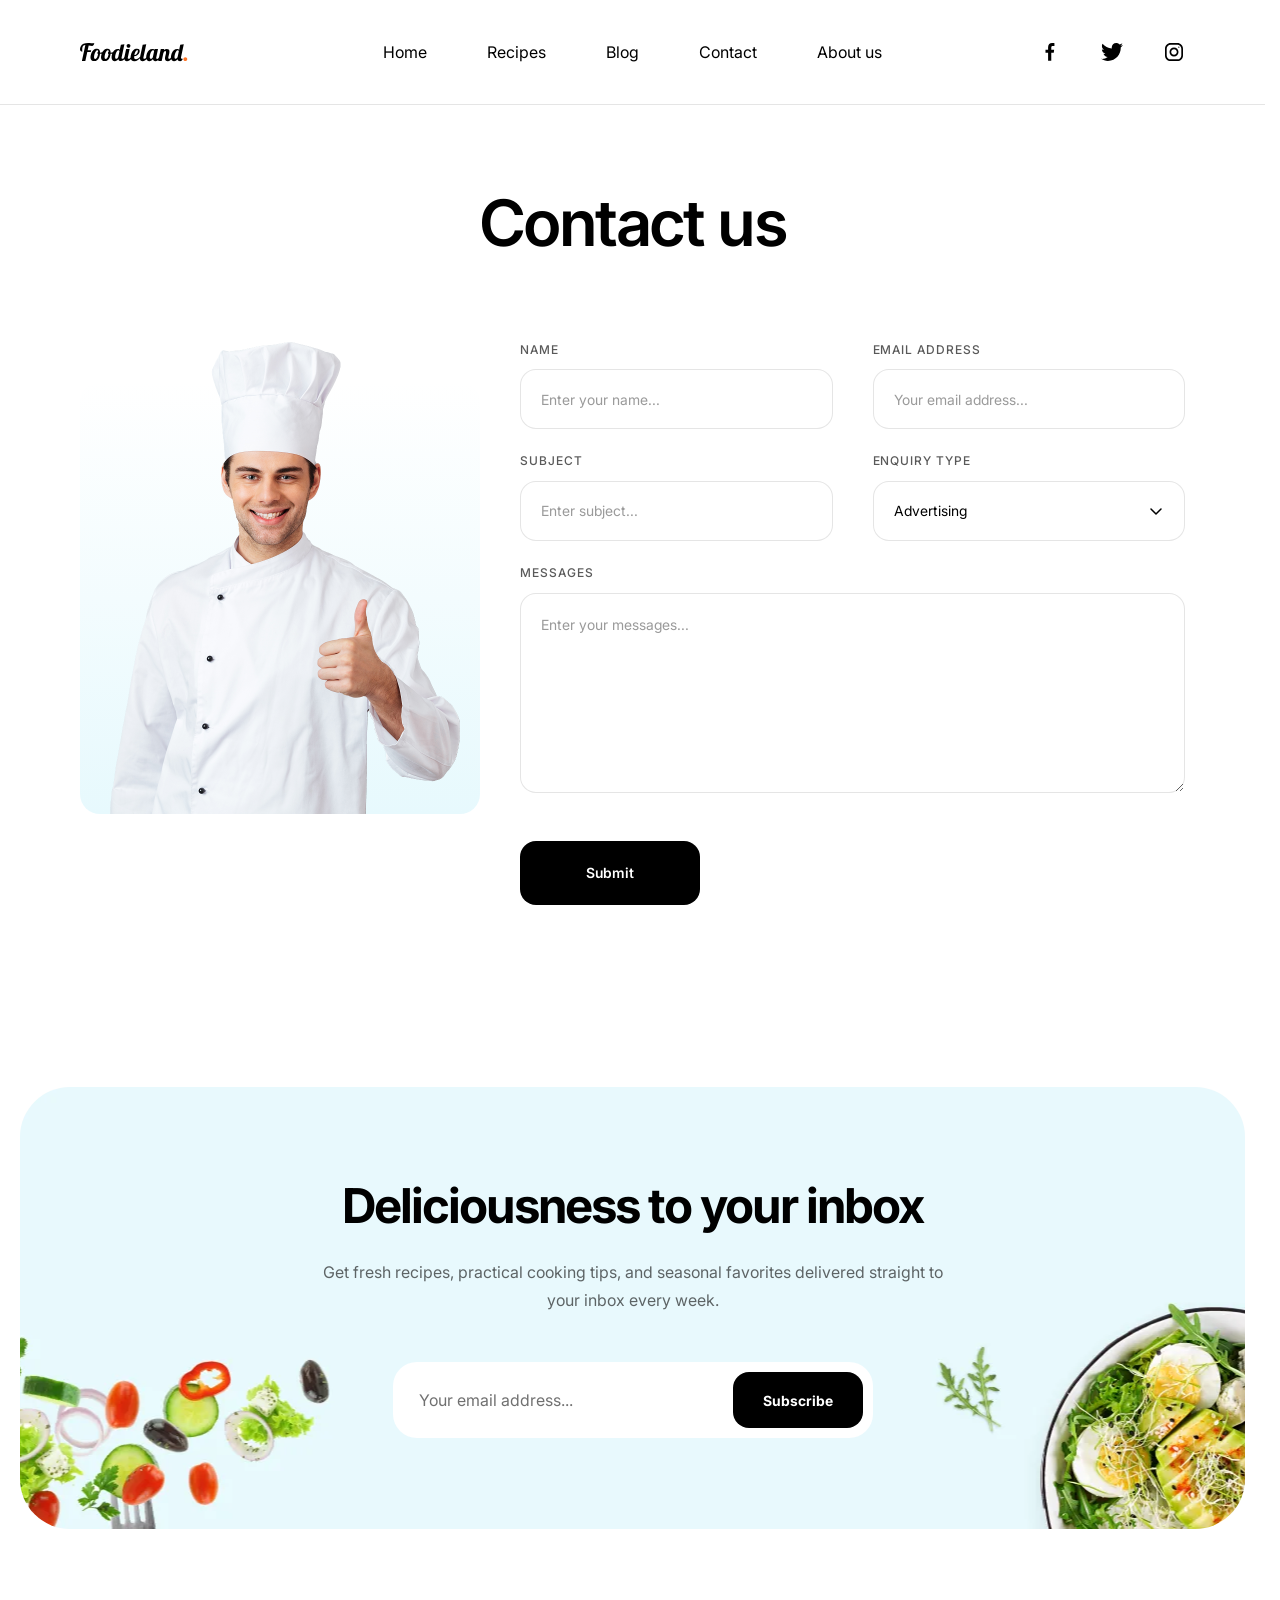
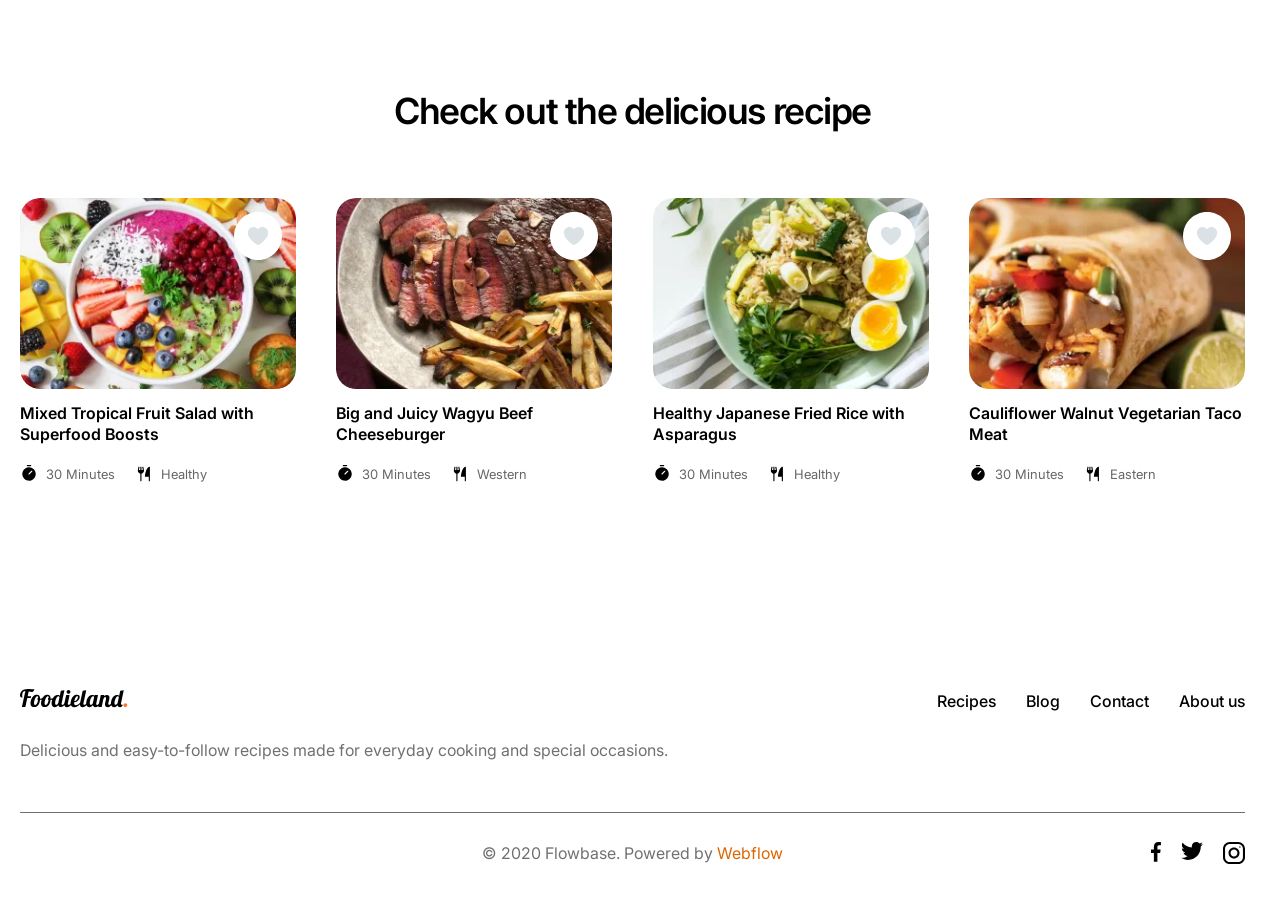
<file: contact.html>
<!doctype html>
<html lang="en">
<head>
  <meta charset="UTF-8">
  <meta
    name="viewport"
    content="width=device-width, user-scalable=no, initial-scale=1.0, maximum-scale=1.0, minimum-scale=1.0"
  >
  <meta
    http-equiv="X-UA-Compatible"
    content="ie=edge"
  >
  <title>Contact us | Foodieland</title>
  <link
    rel="stylesheet"
    href="./css/normalize.css"
  />
  <link
    rel="stylesheet"
    href="./css/font.css"
  />
  <link
    rel="stylesheet"
    href="./css/variables.css"
  />
  <link
    rel="stylesheet"
    href="./css/global.css"
  />
  <link
    rel="stylesheet"
    href="./css/header.css"
  />
  <link
    rel="stylesheet"
    href="./css/footer.css"
  />
  <link
    rel="stylesheet"
    href="./css/card-tilt.css"
  />
  <link
    rel="stylesheet"
    href="./css/pages/contact.css"
  />
</head>
<body>
<header class="header">
  <div class="header-inner">
    <a
      class="header-logo"
      href="./index.html"
    >
      <img
        src="./images/logo/Foodieland-logo.svg"
        alt="Foodieland"
        width="108"
        height="19"
      />
    </a>
    <nav class="header-nav">
      <ul class="header-nav-list">
        <li>
          <a
            class="header-nav-link"
            href="index.html"
          >Home
          </a>
        </li>
        <li>
          <a
            class="header-nav-link"
            href="./recipe.html"
          >Recipes
          </a>
        </li>
        <li>
          <a
            class="header-nav-link"
            href="./blog.html"
          >Blog
          </a>
        </li>
        <li>
          <a
            class="header-nav-link"
            href="./contact.html"
          >Contact
          </a>
        </li>
        <li>
          <a
            class="header-nav-link"
            href="./about.html"
          >About us
          </a>
        </li>
      </ul>
    </nav>
    <div class="header-soc1als">
      <a
        class="header-soc1als-link"
        href="#"
        aria-label="Facebook"
      >
        <img
          src="./images/icons/facebook.svg"
          alt=""
          width="22"
          height="18"
        />
      </a>

      <a
        class="header-soc1als-link"
        href="#"
        aria-label="Twitter"
      >
        <img
          src="./images/icons/twitter.svg"
          alt=""
          width="22"
          height="18"
        />
      </a>

      <a
        class="header-soc1als-link"
        href="#"
        aria-label="Instagram"
      >
        <img
          src="./images/icons/instagram.svg"
          alt=""
          width="22"
          height="18"
        />
      </a>
    </div>
    <button
      class="header-burger"
      type="button"
      aria-label="Open Menu"
    >
      <span></span>
      <span></span>
      <span></span>
    </button>

    <nav
      class="dropdown-menu"
      id="site-dropdown-menu"
      aria-label="Additional navigation"
      data-js-dropdown-menu
    >
      <ul class="dropdown-menu-list">
        <li>
          <a href="./index.html">Home</a>
        </li>
        <li>
          <a href="./recipe.html">Recipes</a>
        </li>
        <li>
          <a href="./blog.html">Blog</a>
        </li>
        <li>
          <a href="./contact.html">Contact</a>
        </li>
        <li>
          <a href="./about.html">About us</a>
        </li>
      </ul>
    </nav>
  </div>
</header>
<main class="main">
  <section class="contact-hero" aria-labelledby="contact-title">
    <h1 class="contact-hero-title" id="contact-title">Contact us</h1>
    <div class="contact-hero-layout">
      <div class="contact-hero-portrait">
        <img
          src="./images/contact/chef.png"
          alt="Smiling chef in a white uniform giving a thumbs-up"
          width="700"
          height="944"
          fetchpriority="high"
          decoding="async"
        >
      </div>
      <form class="contact-form">
        <div class="contact-form-field">
          <label for="contact-name">Name</label>
          <input id="contact-name" name="name" type="text" placeholder="Enter your name..." autocomplete="name" required>
        </div>
        <div class="contact-form-field">
          <label for="contact-email">Email address</label>
          <input id="contact-email" name="email" type="email" placeholder="Your email address..." autocomplete="email" required>
        </div>
        <div class="contact-form-field">
          <label for="contact-subject">Subject</label>
          <input id="contact-subject" name="subject" type="text" placeholder="Enter subject..." required>
        </div>
        <div class="contact-form-field">
          <label for="contact-enquiry">Enquiry type</label>
          <select id="contact-enquiry" name="enquiry">
            <option value="advertising">Advertising</option>
            <option value="partnership">Partnership</option>
            <option value="recipe">Recipe question</option>
            <option value="other">Other</option>
          </select>
        </div>
        <div class="contact-form-field contact-form-field--message">
          <label for="contact-message">Messages</label>
          <textarea id="contact-message" name="message" placeholder="Enter your messages..." required></textarea>
        </div>
        <button class="contact-form-submit" type="button">Submit</button>
      </form>
    </div>
  </section>
  <section class="contact-newsletter" aria-labelledby="contact-newsletter-title">
    <div class="contact-newsletter-content">
      <div class="contact-newsletter-copy">
        <h2 id="contact-newsletter-title">Deliciousness to your inbox</h2>
        <p>
          Get fresh recipes, practical cooking tips, and seasonal favorites
          delivered straight to your inbox every week.
        </p>
        <form class="contact-newsletter-form" action="#" method="post">
          <label class="visually-hidden" for="contact-newsletter-email">Your email address</label>
          <input id="contact-newsletter-email" name="email" type="email" placeholder="Your email address..." autocomplete="email" required>
          <button type="submit">Subscribe</button>
        </form>
      </div>
    </div>
  </section>

  <section class="contact-recipes" aria-labelledby="contact-recipes-title">
    <h2 id="contact-recipes-title">Check out the delicious recipe</h2>
    <div class="contact-recipes-grid">
      <article class="recipes-item contact-recipe-card" data-id="tropical-fruit-salad">
        <div class="recipes-item-image-wrapper">
          <img class="recipes-item-image" src="./images/recipes/mixed-tropical%20fruit-salad.webp" alt="Mixed tropical fruit salad" width="290" height="200" loading="lazy" decoding="async">
          <button class="recipes-item-favorite-btn" type="button" aria-label="Add to favorites">
            <img class="recipes-item-favorite-img" src="./images/icons/heart-non-active.svg" alt="" width="48" height="48">
          </button>
        </div>
        <h3 class="recipes-item-title">Mixed Tropical Fruit Salad with Superfood Boosts</h3>
        <div class="recipes-item-meta">
          <span class="recipes-item-badge"><img src="./images/icons/timer.svg" alt="">30 Minutes</span>
          <span class="recipes-item-badge"><img src="./images/icons/fork-knife.svg" alt="">Healthy</span>
        </div>
      </article>

      <article class="recipes-item contact-recipe-card" data-id="wagyu-beef-cheeseburger">
        <div class="recipes-item-image-wrapper">
          <img class="recipes-item-image" src="./images/recipes/Big-and-Juicy%20Wagyu-Beef%20Cheeseburger.webp" alt="Big and juicy Wagyu beef cheeseburger" width="290" height="200" loading="lazy" decoding="async">
          <button class="recipes-item-favorite-btn" type="button" aria-label="Add to favorites">
            <img class="recipes-item-favorite-img" src="./images/icons/heart-non-active.svg" alt="" width="48" height="48">
          </button>
        </div>
        <h3 class="recipes-item-title">Big and Juicy Wagyu Beef Cheeseburger</h3>
        <div class="recipes-item-meta">
          <span class="recipes-item-badge"><img src="./images/icons/timer.svg" alt="">30 Minutes</span>
          <span class="recipes-item-badge"><img src="./images/icons/fork-knife.svg" alt="">Western</span>
        </div>
      </article>

      <article class="recipes-item contact-recipe-card" data-id="japanese-fried-rice">
        <div class="recipes-item-image-wrapper">
          <a class="recipes-item-image-link" href="./recipe.html" aria-label="View Healthy Japanese Fried Rice with Asparagus recipe">
            <img class="recipes-item-image" src="./images/recipes/Japanese-Fried-Rice.webp" alt="Healthy Japanese fried rice with asparagus" width="290" height="200" loading="lazy" decoding="async">
          </a>
          <button class="recipes-item-favorite-btn" type="button" aria-label="Add to favorites">
            <img class="recipes-item-favorite-img" src="./images/icons/heart-non-active.svg" alt="" width="48" height="48">
          </button>
        </div>
        <h3 class="recipes-item-title"><a href="./recipe.html">Healthy Japanese Fried Rice with Asparagus</a></h3>
        <div class="recipes-item-meta">
          <span class="recipes-item-badge"><img src="./images/icons/timer.svg" alt="">30 Minutes</span>
          <span class="recipes-item-badge"><img src="./images/icons/fork-knife.svg" alt="">Healthy</span>
        </div>
      </article>

      <article class="recipes-item contact-recipe-card" data-id="vegetarian-taco">
        <div class="recipes-item-image-wrapper">
          <img class="recipes-item-image" src="./images/recipes/Taco-Meat.webp" alt="Cauliflower walnut vegetarian taco meat" width="290" height="200" loading="lazy" decoding="async">
          <button class="recipes-item-favorite-btn" type="button" aria-label="Add to favorites">
            <img class="recipes-item-favorite-img" src="./images/icons/heart-non-active.svg" alt="" width="48" height="48">
          </button>
        </div>
        <h3 class="recipes-item-title">Cauliflower Walnut Vegetarian Taco Meat</h3>
        <div class="recipes-item-meta">
          <span class="recipes-item-badge"><img src="./images/icons/timer.svg" alt="">30 Minutes</span>
          <span class="recipes-item-badge"><img src="./images/icons/fork-knife.svg" alt="">Eastern</span>
        </div>
      </article>
    </div>
  </section>
</main>
<footer class="footer container contact-footer">
  <div class="footer-header">
    <div class="footer-brand">
      <a href="./index.html">
        <img
          src="./images/logo/Foodieland-logo.svg"
          alt="FoodieLand."
        >
      </a>
      <p class="footer-description">
        Delicious and easy-to-follow recipes made for everyday cooking and
        special occasions.
      </p>
    </div>
    <nav class="footer-nav">
      <ul>
        <li><a href="./recipe.html">Recipes</a></li>
        <li><a href="./blog.html">Blog</a></li>
        <li><a href="./contact.html">Contact</a></li>
        <li><a href="./about.html">About us</a></li>
      </ul>
    </nav>
  </div>

  <hr class="footer-divider">

  <div class="footer-bottom">
    <div class="footer-copyright">
      © 2020 Flowbase. Powered by <a href="#">Webflow</a>
    </div>

    <div class="footer-socials">
      <a href="#" aria-label="Facebook">
        <img
          src="./images/icons/facebook.svg"
          alt=""
        ></a>

      <a href="#" aria-label="Twitter">
        <img
          src="./images/icons/twitter.svg"
          alt=""
        ></a>

      <a href="#" aria-label="instagram">
        <img
          src="./images/icons/instagram.svg"
          alt=""
        ></a>
    </div>
  </div>
</footer>
<script src="./js/burger-menu.js"></script>
<script src="./js/favorite.js"></script>
<script src="./js/card-tilt.js"></script>

</body>
</html>
</file>
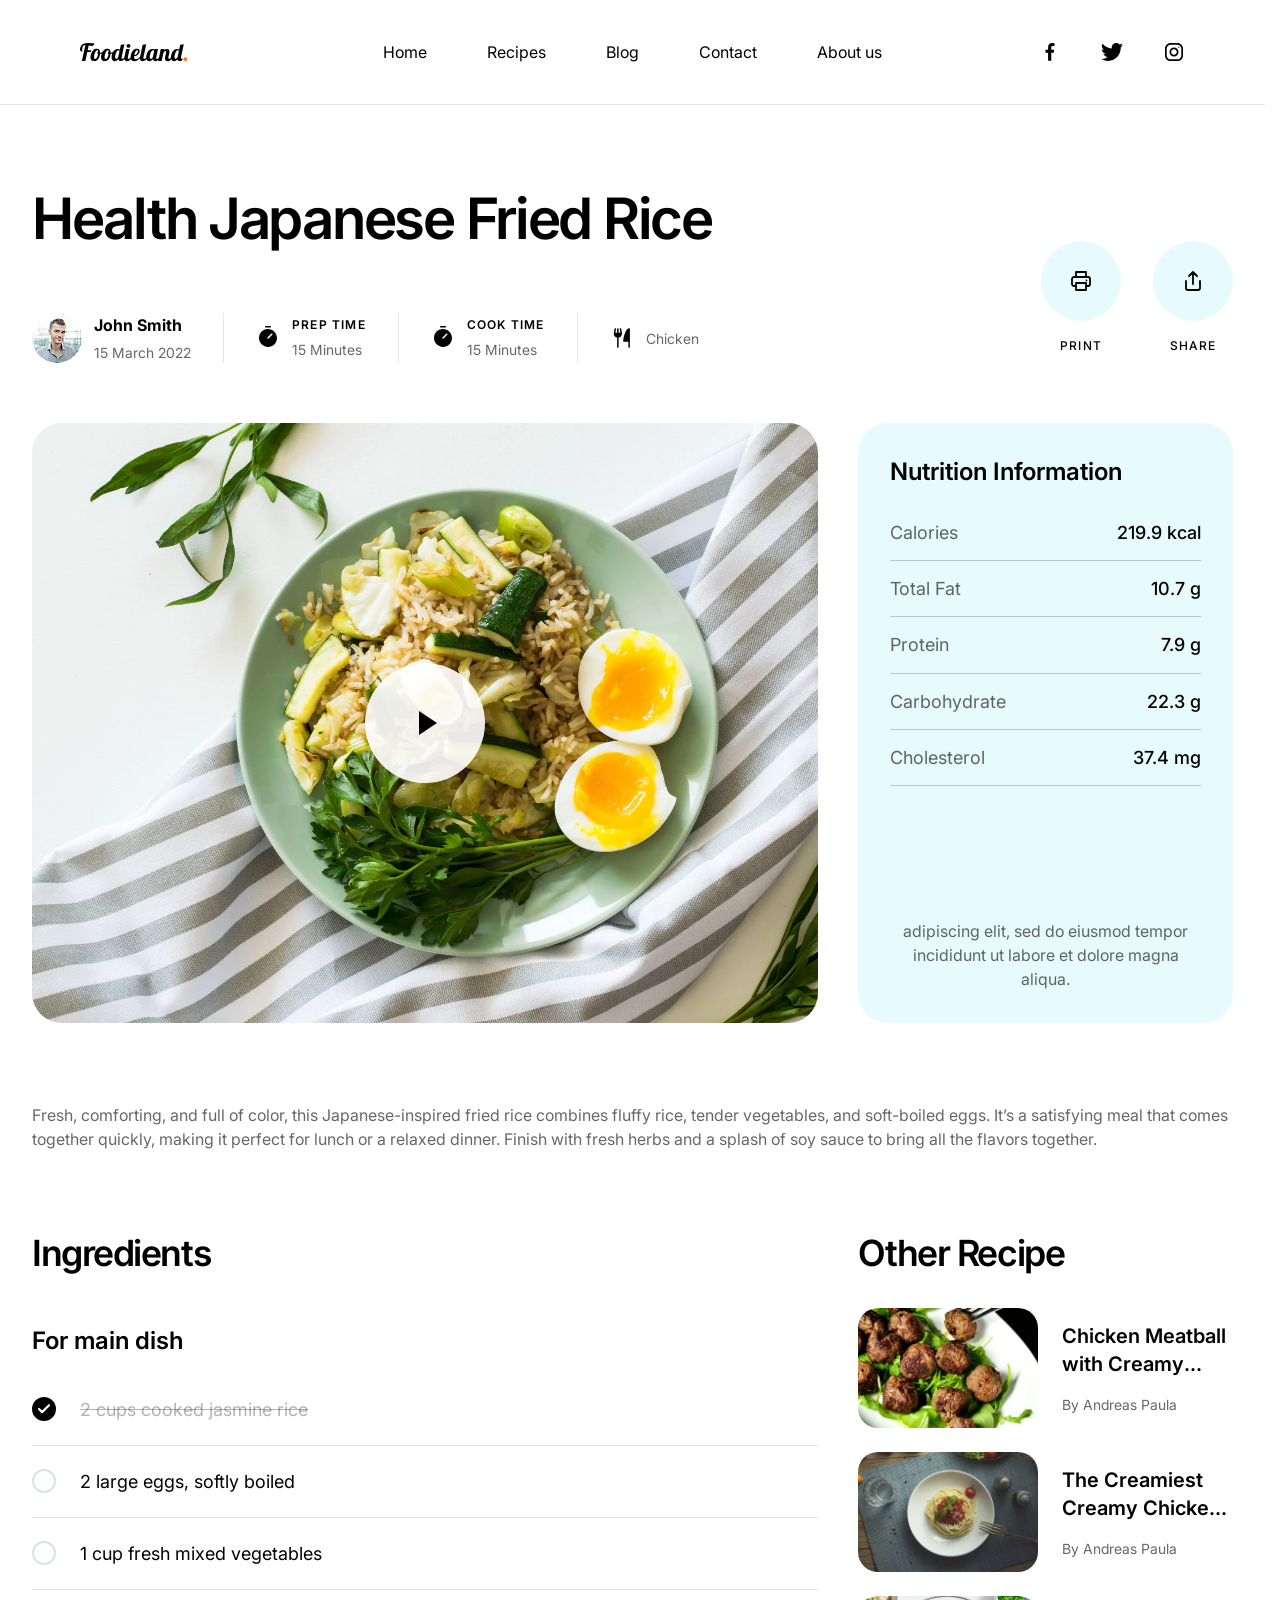
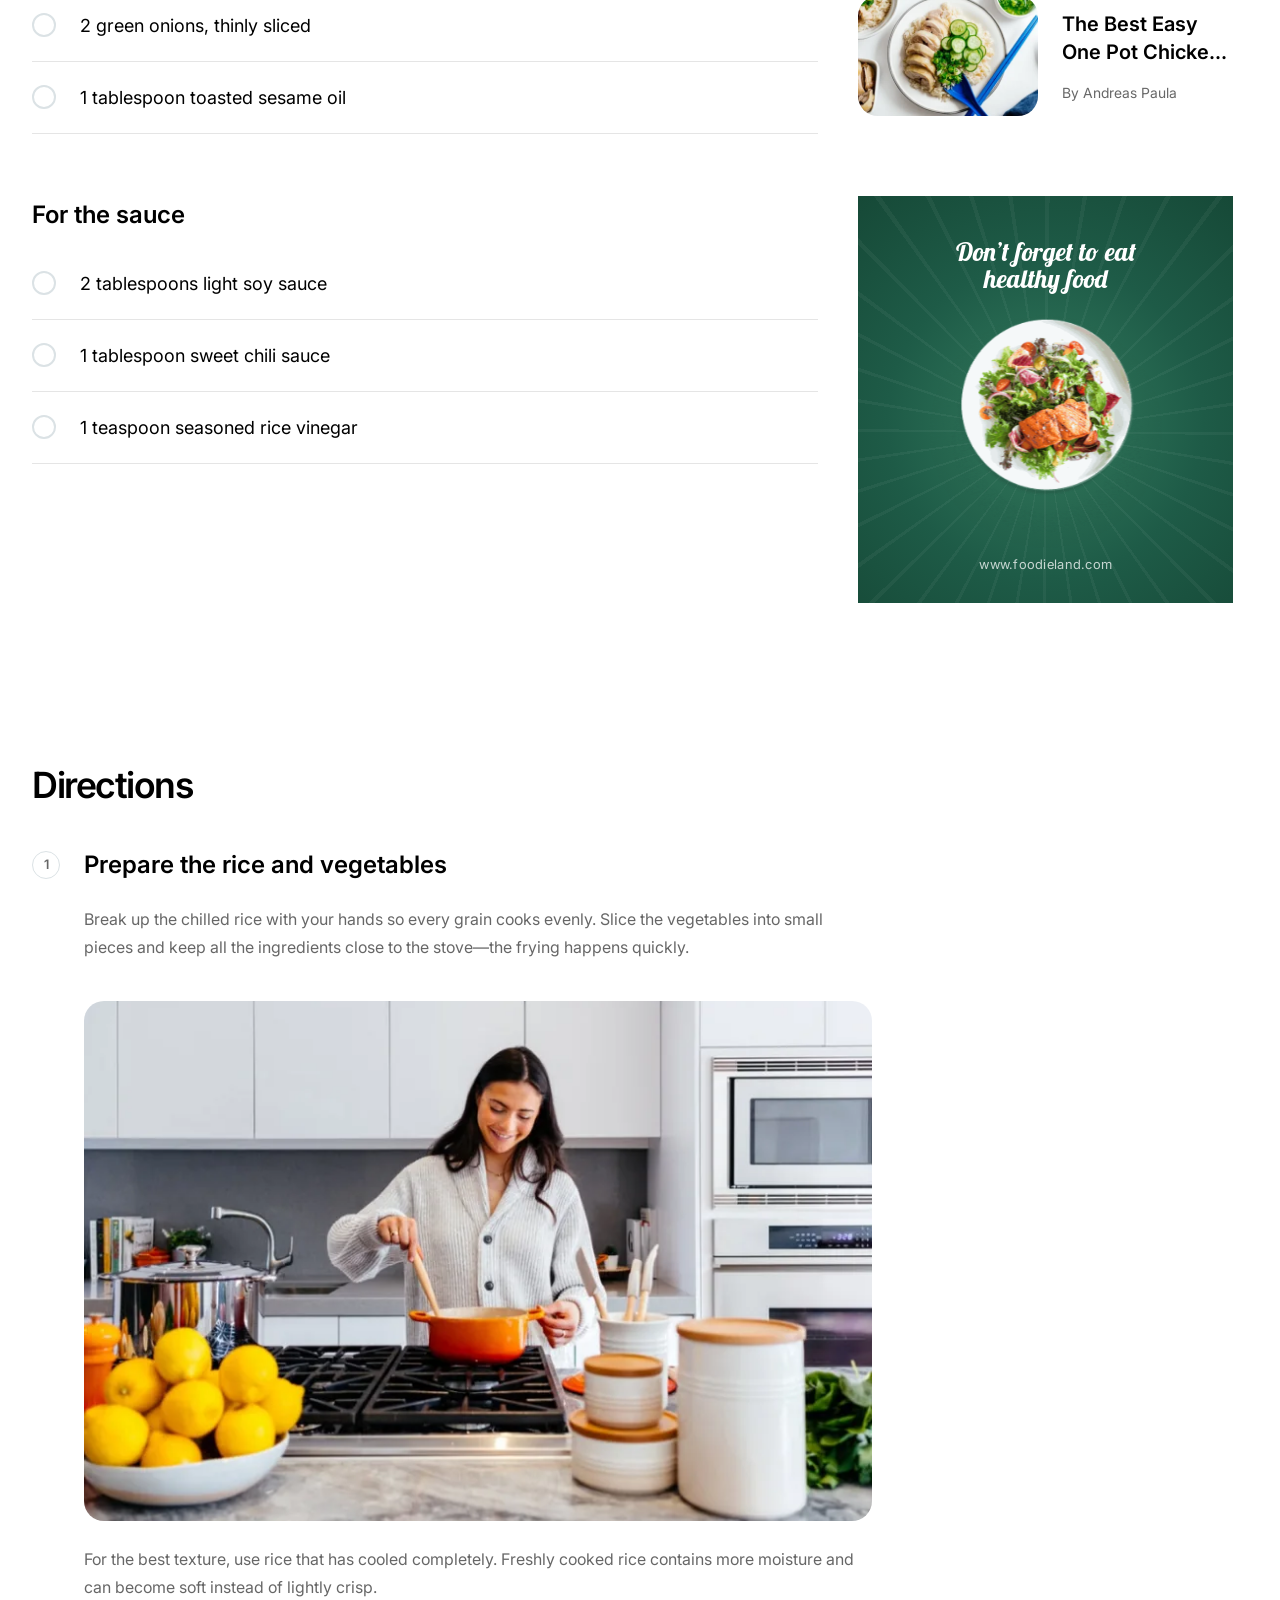
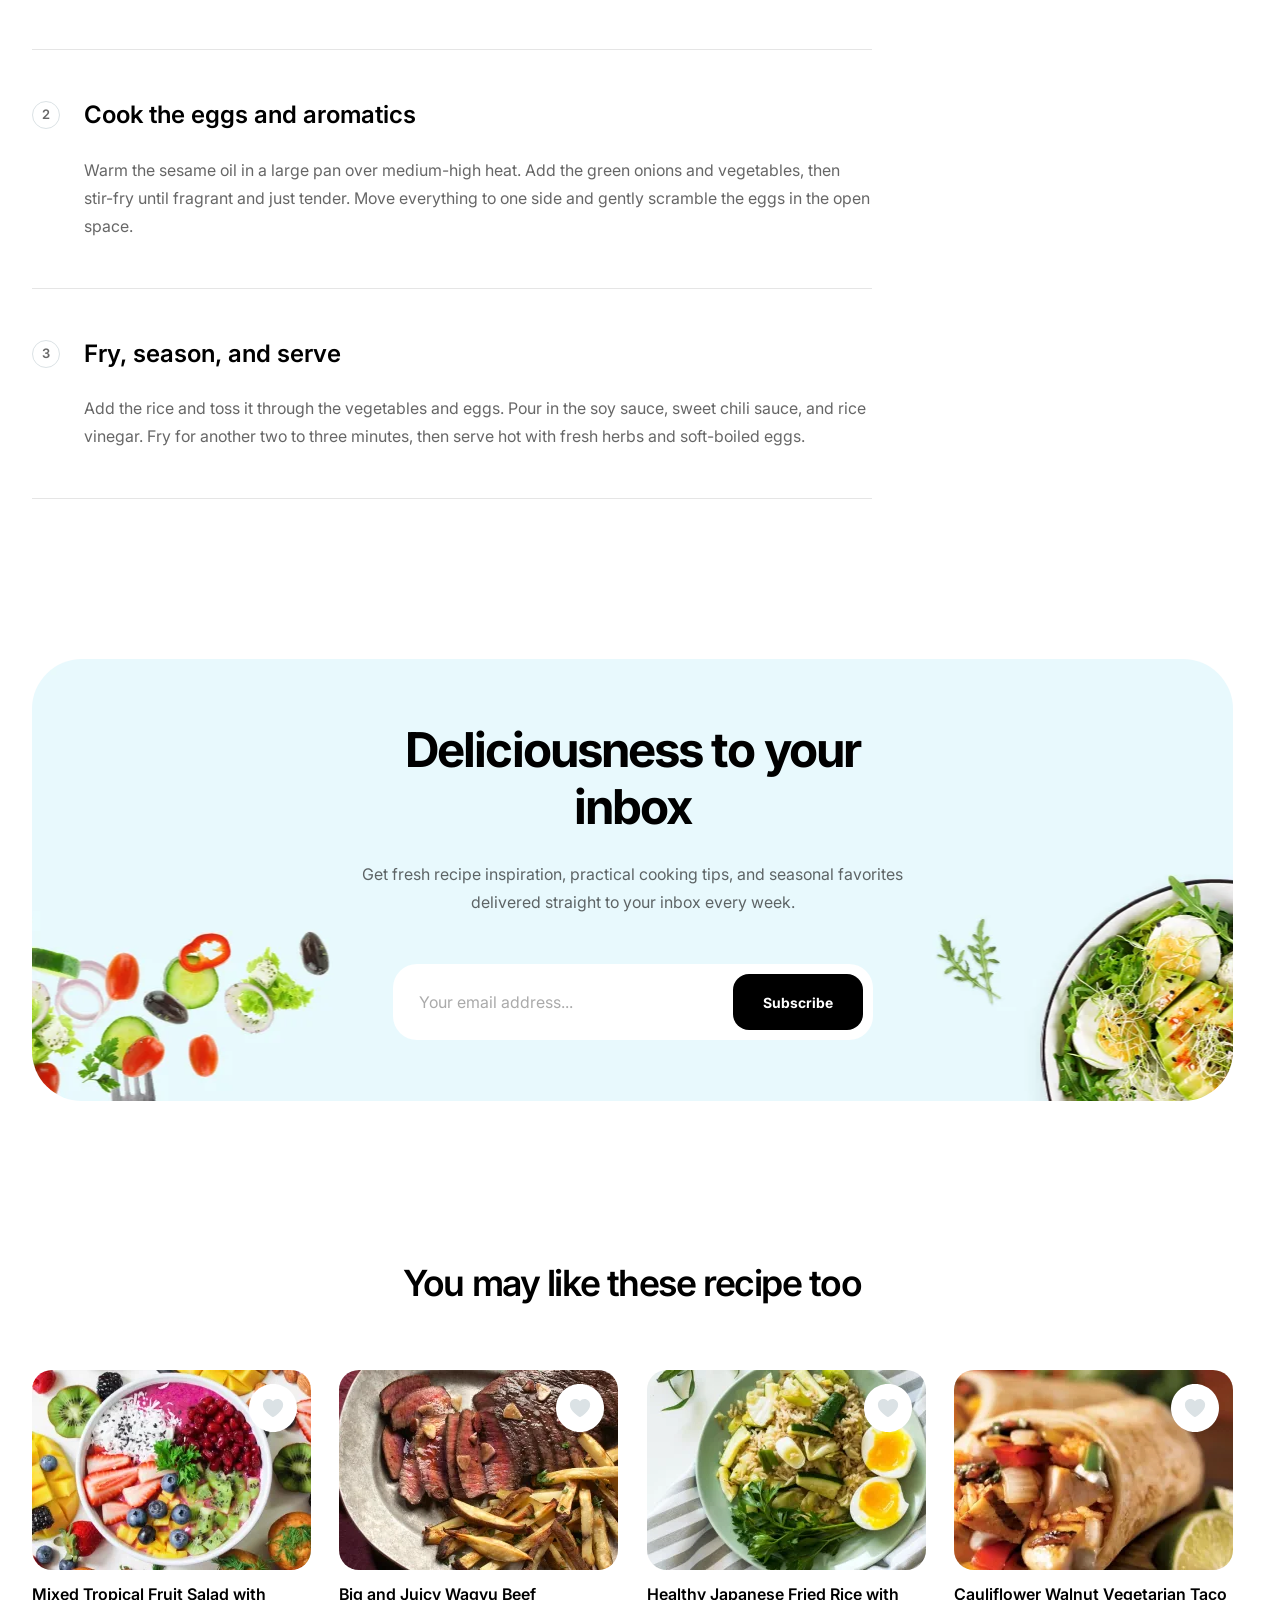
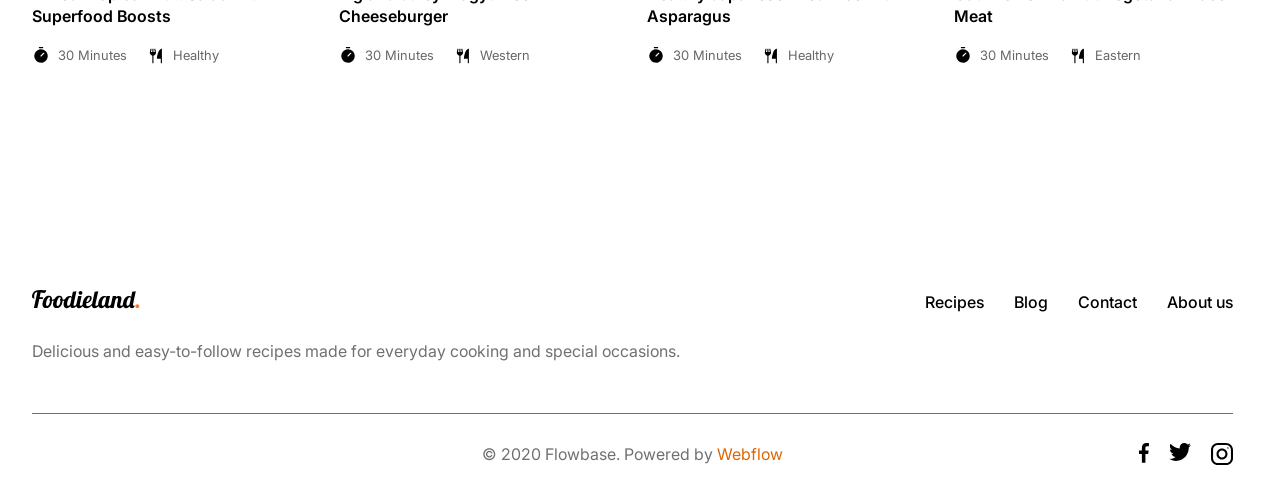
<file: recipe.html>
<!doctype html>
<html lang="en">
<head>
  <meta charset="UTF-8">
  <meta
    name="viewport"
    content="width=device-width, user-scalable=no, initial-scale=1.0, maximum-scale=1.0, minimum-scale=1.0"
  >
  <meta
    http-equiv="X-UA-Compatible"
    content="ie=edge"
  >
  <link
    rel="stylesheet"
    href="./css/font.css"
  >
  <link
    rel="stylesheet"
    href="./css/header.css"
  >
  <link
    rel="stylesheet"
    href="./css/global.css"
  >
  <link
    rel="stylesheet"
    href="./css/normalize.css"
  >
  <link
    rel="stylesheet"
    href="./css/variables.css"
  >
  <link
    rel="stylesheet"
    href="./css/footer.css"
  >
  <link
    rel="stylesheet"
    href="./css/card-tilt.css"
  >
  <link
    rel="stylesheet"
    href="./css/pages/recipe.css"
  >
  <title>Recipes</title>
</head>
<body>
<header class="header">
  <div class="header-inner">
    <a
      class="header-logo"
      href="./index.html"
    >
      <img
        src="./images/logo/Foodieland-logo.svg"
        alt="Foodieland"
        width="108"
        height="19"
      />
    </a>
    <nav class="header-nav">
      <ul class="header-nav-list">
        <li>
          <a
            class="header-nav-link"
            href="index.html"
          >Home
          </a>
        </li>
        <li>
          <a
            class="header-nav-link"
            href="recipe.html"
          >Recipes
          </a>
        </li>
        <li>
          <a
            class="header-nav-link"
            href="./blog.html"
          >Blog
          </a>
        </li>
        <li>
          <a
            class="header-nav-link"
            href="./contact.html"
          >Contact
          </a>
        </li>
        <li>
          <a
            class="header-nav-link"
            href="./about.html"
          >About us
          </a>
        </li>
      </ul>
    </nav>
    <div class="header-soc1als">
      <a
        class="header-soc1als-link"
        href="#"
        aria-label="Facebook"
      >
        <img
          src="./images/icons/facebook.svg"
          alt=""
          width="22"
          height="18"
        />
      </a>

      <a
        class="header-soc1als-link"
        href="#"
        aria-label="Twitter"
      >
        <img
          src="./images/icons/twitter.svg"
          alt=""
          width="22"
          height="18"
        />
      </a>

      <a
        class="header-soc1als-link"
        href="#"
        aria-label="Instagram"
      >
        <img
          src="./images/icons/instagram.svg"
          alt=""
          width="22"
          height="18"
        />
      </a>
    </div>
    <button
      class="header-burger"
      type="button"
      aria-label="Open Menu"
    >
      <span></span>
      <span></span>
      <span></span>
    </button>

    <nav
      class="dropdown-menu"
      id="site-dropdown-menu"
      aria-label="Additional navigation"
      data-js-dropdown-menu
    >
      <ul class="dropdown-menu-list">
        <li>
          <a href="./index.html">Home</a>
        </li>
        <li>
          <a href="./recipe.html">Recipes</a>
        </li>
        <li>
          <a href="./blog.html">Blog</a>
        </li>
        <li>
          <a href="./contact.html">Contact</a>
        </li>
        <li>
          <a href="./about.html">About us</a>
        </li>
      </ul>
    </nav>
  </div>
</header>
<main class="main container">
  <section
    class="recipe-hero"
    aria-labelledby="recipe-title"
  >
    <div class="recipe-hero-header">
      <div>
        <h1
          class="recipe-hero-title"
          id="recipe-title"
        >Health Japanese Fried Rice
        </h1>
        <div class="recipe-hero-meta">
          <div class="recipe-hero-author">
            <img
              src="./images/icons/author.webp"
              alt=""
              width="50"
              height="50"
              loading="eager"
              decoding="async"
            >
            <div>
              <strong>John Smith</strong>
              <time datetime="2022-03-15">15 March 2022</time>
            </div>
          </div>
          <div class="recipe-hero-meta-item">
            <img
              src="./images/icons/timer.svg"
              alt=""
              width="24"
              height="24"
            >
            <div><strong>Prep time</strong><span>15 Minutes</span></div>
          </div>
          <div class="recipe-hero-meta-item">
            <img
              src="./images/icons/timer.svg"
              alt=""
              width="24"
              height="24"
            >
            <div><strong>Cook time</strong><span>15 Minutes</span></div>
          </div>
          <div class="recipe-hero-meta-item recipe-hero-category">
            <img
              src="./images/icons/fork-knife.svg"
              alt=""
              width="24"
              height="24"
            >
            <span>Chicken</span>
          </div>
        </div>
      </div>
      <div class="recipe-hero-actions">
        <button
          class="recipe-hero-action"
          type="button"
          data-recipe-print
        >
          <span
            class="recipe-hero-action-icon"
            aria-hidden="true"
          >
            <svg
              viewBox="0 0 24 24"
              fill="none"
            ><path
              d="M7 8V3h10v5M7 17H5a2 2 0 0 1-2-2v-5a2 2 0 0 1 2-2h14a2 2 0 0 1 2 2v5a2 2 0 0 1-2 2h-2M7 14h10v7H7v-7Z"
              stroke="currentColor"
              stroke-width="1.8"
              stroke-linecap="round"
              stroke-linejoin="round"
            /><circle
              cx="17.5"
              cy="11.5"
              r=".9"
              fill="currentColor"
            /></svg>
          </span>
          <span>Print</span>
        </button>
        <button
          class="recipe-hero-action"
          type="button"
          data-recipe-share
        >
          <span
            class="recipe-hero-action-icon"
            aria-hidden="true"
          >
            <svg
              viewBox="0 0 24 24"
              fill="none"
            ><path
              d="M12 15V3m0 0L8 7m4-4 4 4M5 12v7a2 2 0 0 0 2 2h10a2 2 0 0 0 2-2v-7"
              stroke="currentColor"
              stroke-width="1.8"
              stroke-linecap="round"
              stroke-linejoin="round"
            /></svg>
          </span>
          <span data-share-label>Share</span>
        </button>
      </div>
    </div>

    <div class="recipe-hero-body">
      <div class="recipe-hero-photo">
        <img
          src="./images/recipes/recipe-hero.webp"
          alt="Japanese fried rice with vegetables and soft-boiled eggs"
          width="840"
          height="600"
          loading="eager"
          decoding="async"
          fetchpriority="high"
        >
        <span
          class="recipe-hero-play"
          aria-hidden="true"
        ></span>
      </div>
      <aside
        class="recipe-hero-nutrition"
        aria-labelledby="nutrition-title"
      >
        <h2 id="nutrition-title">Nutrition Information</h2>
        <dl>
          <div>
            <dt>Calories</dt>
            <dd>219.9 kcal</dd>
          </div>
          <div>
            <dt>Total Fat</dt>
            <dd>10.7 g</dd>
          </div>
          <div>
            <dt>Protein</dt>
            <dd>7.9 g</dd>
          </div>
          <div>
            <dt>Carbohydrate</dt>
            <dd>22.3 g</dd>
          </div>
          <div>
            <dt>Cholesterol</dt>
            <dd>37.4 mg</dd>
          </div>
        </dl>
        <p>adipiscing elit, sed do eiusmod tempor incididunt ut labore et dolore
          magna aliqua.
        </p>
      </aside>
    </div>

    <p class="recipe-hero-description">
      Fresh, comforting, and full of color, this Japanese-inspired fried rice
      combines fluffy rice, tender vegetables, and soft-boiled eggs. It’s a
      satisfying meal that comes together quickly, making it perfect for lunch
      or a relaxed dinner. Finish with fresh herbs and a splash of soy sauce to
      bring all the flavors together.
    </p>
  </section>

  <section
    class="recipe-content"
    aria-labelledby="ingredients-title"
  >
    <div class="ingredients">
      <h2 id="ingredients-title">Ingredients</h2>

      <fieldset class="ingredients-group">
        <legend>For main dish</legend>
        <label class="ingredient-item">
          <input
            type="checkbox"
            checked
          >
          <span>2 cups cooked jasmine rice</span>
        </label>
        <label class="ingredient-item">
          <input type="checkbox">
          <span>2 large eggs, softly boiled</span>
        </label>
        <label class="ingredient-item">
          <input type="checkbox">
          <span>1 cup fresh mixed vegetables</span>
        </label>
        <label class="ingredient-item">
          <input type="checkbox">
          <span>2 green onions, thinly sliced</span>
        </label>
        <label class="ingredient-item">
          <input type="checkbox">
          <span>1 tablespoon toasted sesame oil</span>
        </label>
      </fieldset>

      <fieldset class="ingredients-group">
        <legend>For the sauce</legend>
        <label class="ingredient-item">
          <input type="checkbox">
          <span>2 tablespoons light soy sauce</span>
        </label>
        <label class="ingredient-item">
          <input type="checkbox">
          <span>1 tablespoon sweet chili sauce</span>
        </label>
        <label class="ingredient-item">
          <input type="checkbox">
          <span>1 teaspoon seasoned rice vinegar</span>
        </label>
      </fieldset>
    </div>

    <aside
      class="other-recipes"
      aria-labelledby="other-recipes-title"
    >
      <h2 id="other-recipes-title">Other Recipe</h2>
      <div class="other-recipes-list">
        <a
          class="other-recipe-card"
          href="#"
        >
          <img
            src="./images/recipes/meatballs.webp"
            alt="Chicken meatballs with cream cheese"
            width="180"
            height="120"
            loading="lazy"
            decoding="async"
          >
          <span class="other-recipe-copy">
            <strong>Chicken Meatball with Creamy Cheese...</strong>
            <span>By Andreas Paula</span>
          </span>
        </a>
        <a
          class="other-recipe-card"
          href="#"
        >
          <img
            src="./images/recipes/pasta.webp"
            alt="Creamy chicken and bacon pasta"
            width="180"
            height="120"
            loading="lazy"
            decoding="async"
          >
          <span class="other-recipe-copy">
            <strong>The Creamiest Creamy Chicken an...</strong>
            <span>By Andreas Paula</span>
          </span>
        </a>
        <a
          class="other-recipe-card"
          href="#"
        >
          <img
            src="./images/recipes/chicken-rice.webp"
            alt="Chicken and rice"
            width="180"
            height="120"
            loading="lazy"
            decoding="async"
          >
          <span class="other-recipe-copy">
            <strong>The Best Easy One Pot Chicken and Rice</strong>
            <span>By Andreas Paula</span>
          </span>
        </a>
      </div>

      <a
        class="other-recipes-poster"
        href="#"
        aria-label="Discover healthy food recipes"
      >
        <strong>Don’t forget to eat<br>healthy food</strong>
        <span class="other-recipes-poster-art">
          <img
            src="./images/recipes/01.svg"
            alt="Healthy salad with salmon"
            width="354"
            height="336"
            loading="lazy"
            decoding="async"
          >
        </span>
        <span>www.foodieland.com</span>
      </a>
    </aside>
  </section>

  <section
    class="directions"
    aria-labelledby="directions-title"
  >
    <h2 id="directions-title">Directions</h2>
    <ol class="directions-list">
      <li class="direction-step">
        <article>
          <div class="direction-step-heading">
            <span
              class="direction-number"
              aria-hidden="true"
            >1</span>
            <h3>Prepare the rice and vegetables</h3>
          </div>
          <p>
            Break up the chilled rice with your hands so every grain cooks evenly.
            Slice the vegetables into small pieces and keep all the ingredients close
            to the stove—the frying happens quickly.
          </p>
          <img
            class="direction-image"
            src="./images/recipes/directions-cooking.webp"
            alt="Woman cooking in a bright kitchen"
            width="800"
            height="547"
            loading="lazy"
            decoding="async"
          >
          <p>
            For the best texture, use rice that has cooled completely. Freshly cooked
            rice contains more moisture and can become soft instead of lightly crisp.
          </p>
        </article>
      </li>
      <li class="direction-step">
        <article>
          <div class="direction-step-heading">
            <span
              class="direction-number"
              aria-hidden="true"
            >2</span>
            <h3>Cook the eggs and aromatics</h3>
          </div>
          <p>
            Warm the sesame oil in a large pan over medium-high heat. Add the green
            onions and vegetables, then stir-fry until fragrant and just tender. Move
            everything to one side and gently scramble the eggs in the open space.
          </p>
        </article>
      </li>
      <li class="direction-step">
        <article>
          <div class="direction-step-heading">
            <span
              class="direction-number"
              aria-hidden="true"
            >3</span>
            <h3>Fry, season, and serve</h3>
          </div>
          <p>
            Add the rice and toss it through the vegetables and eggs. Pour in the soy
            sauce, sweet chili sauce, and rice vinegar. Fry for another two to three
            minutes, then serve hot with fresh herbs and soft-boiled eggs.
          </p>
        </article>
      </li>
    </ol>
  </section>

  <section
    class="newsletter"
    aria-labelledby="newsletter-title"
  >
    <div class="newsletter-content">
      <div class="newsletter-copy">
        <h2 id="newsletter-title">Deliciousness to your inbox</h2>
        <p>
          Get fresh recipe inspiration, practical cooking tips, and seasonal
          favorites delivered straight to your inbox every week.
        </p>
        <form
          class="newsletter-form"
          action="#"
          method="post"
        >
          <label
            class="visually-hidden"
            for="recipe-newsletter-email"
          >Your email address
          </label>
          <input
            id="recipe-newsletter-email"
            name="email"
            type="email"
            placeholder="Your email address..."
            required
            autocomplete="email"
          >
          <button type="submit">Subscribe</button>
        </form>
      </div>
    </div>
  </section>

  <section
    class="recipe-recommendations"
    aria-labelledby="recommendations-title"
  >
    <h2 id="recommendations-title">You may like these recipe too</h2>
    <div class="recommendations-grid">
      <article
        class="recipes-item recipe-recommendation-card"
        data-id="tropical-fruit-salad"
      >
        <div class="recipes-item-image-wrapper">
          <a
            class="recipes-item-image-link"
            href="#"
          >
            <img
              class="recipes-item-image"
              src="./images/recipes/mixed-tropical%20fruit-salad.webp"
              alt="Mixed tropical fruit salad"
              width="290"
              height="200"
              loading="lazy"
              decoding="async"
            >
          </a>
          <button
            class="recipes-item-favorite-btn"
            type="button"
            aria-label="Add to favorites"
          >
            <img
              class="recipes-item-favorite-img"
              src="./images/icons/heart-non-active.svg"
              alt=""
            >
          </button>
        </div>
        <h3 class="recipes-item-title">
          <a href="#">Mixed Tropical Fruit Salad with Superfood Boosts</a>
        </h3>
        <div class="recipes-item-meta">
          <span class="recipes-item-badge"><img
            src="./images/icons/timer.svg"
            alt=""
          >30 Minutes</span>
          <span class="recipes-item-badge"><img
            src="./images/icons/fork-knife.svg"
            alt=""
          >Healthy</span>
        </div>
      </article>

      <article
        class="recipes-item recipe-recommendation-card"
        data-id="wagyu-beef-cheeseburger"
      >
        <div class="recipes-item-image-wrapper">
          <a
            class="recipes-item-image-link"
            href="#"
          >
            <img
              class="recipes-item-image"
              src="./images/recipes/Big-and-Juicy%20Wagyu-Beef%20Cheeseburger.webp"
              alt="Big and juicy Wagyu beef cheeseburger"
              width="290"
              height="200"
              loading="lazy"
              decoding="async"
            >
          </a>
          <button
            class="recipes-item-favorite-btn"
            type="button"
            aria-label="Add to favorites"
          >
            <img
              class="recipes-item-favorite-img"
              src="./images/icons/heart-non-active.svg"
              alt=""
            >
          </button>
        </div>
        <h3 class="recipes-item-title">
          <a href="#">Big and Juicy Wagyu Beef Cheeseburger</a>
        </h3>
        <div class="recipes-item-meta">
          <span class="recipes-item-badge"><img
            src="./images/icons/timer.svg"
            alt=""
          >30 Minutes</span>
          <span class="recipes-item-badge"><img
            src="./images/icons/fork-knife.svg"
            alt=""
          >Western</span>
        </div>
      </article>

      <article
        class="recipes-item recipe-recommendation-card"
        data-id="japanese-fried-rice"
      >
        <div class="recipes-item-image-wrapper">
          <a
            class="recipes-item-image-link"
            href="./recipe.html"
          >
            <img
              class="recipes-item-image"
              src="./images/recipes/Japanese-Fried-Rice.webp"
              alt="Healthy Japanese fried rice with asparagus"
              width="290"
              height="200"
              loading="lazy"
              decoding="async"
            >
          </a>
          <button
            class="recipes-item-favorite-btn"
            type="button"
            aria-label="Add to favorites"
          >
            <img
              class="recipes-item-favorite-img"
              src="./images/icons/heart-non-active.svg"
              alt=""
            >
          </button>
        </div>
        <h3 class="recipes-item-title">
          <a href="./recipe.html">Healthy Japanese Fried Rice with Asparagus</a>
        </h3>
        <div class="recipes-item-meta">
          <span class="recipes-item-badge"><img
            src="./images/icons/timer.svg"
            alt=""
          >30 Minutes</span>
          <span class="recipes-item-badge"><img
            src="./images/icons/fork-knife.svg"
            alt=""
          >Healthy</span>
        </div>
      </article>

      <article
        class="recipes-item recipe-recommendation-card"
        data-id="vegetarian-taco"
      >
        <div class="recipes-item-image-wrapper">
          <a
            class="recipes-item-image-link"
            href="#"
          >
            <img
              class="recipes-item-image"
              src="./images/recipes/Taco-Meat.webp"
              alt="Cauliflower walnut vegetarian taco meat"
              width="290"
              height="200"
              loading="lazy"
              decoding="async"
            >
          </a>
          <button
            class="recipes-item-favorite-btn"
            type="button"
            aria-label="Add to favorites"
          >
            <img
              class="recipes-item-favorite-img"
              src="./images/icons/heart-non-active.svg"
              alt=""
            >
          </button>
        </div>
        <h3 class="recipes-item-title">
          <a href="#">Cauliflower Walnut Vegetarian Taco Meat</a>
        </h3>
        <div class="recipes-item-meta">
          <span class="recipes-item-badge"><img
            src="./images/icons/timer.svg"
            alt=""
          >30 Minutes</span>
          <span class="recipes-item-badge"><img
            src="./images/icons/fork-knife.svg"
            alt=""
          >Eastern</span>
        </div>
      </article>
    </div>
  </section>
</main>
<footer class="footer container">
  <div class="footer-header">
    <div class="footer-brand">
      <a href="#">
        <img
          src="./images/logo/Foodieland-logo.svg"
          alt="FoodieLand."
        >
      </a>
      <p class="footer-description">
        Delicious and easy-to-follow recipes made for everyday cooking and
        special occasions.
      </p>
    </div>
    <nav class="footer-nav">
      <ul>
        <li>
          <a href="./recipe.html">Recipes</a>
        </li>
        <li>
          <a href="./blog.html">Blog</a>
        </li>
        <li>
          <a href="./contact.html">Contact</a>
        </li>
        <li>
          <a href="./about.html">About us</a>
        </li>
      </ul>
    </nav>
  </div>

  <hr class="footer-divider">

  <div class="footer-bottom">
    <div class="footer-copyright">
      © 2020 Flowbase. Powered by
      <a href="#">Webflow</a>
    </div>

    <div class="footer-socials">
      <a
        href="#"
        aria-label="Facebook"
      >
        <img
          src="./images/icons/facebook.svg"
          alt=""
        >
      </a>

      <a
        href="#"
        aria-label="Twitter"
      >
        <img
          src="./images/icons/twitter.svg"
          alt=""
        >
      </a>

      <a
        href="#"
        aria-label="instagram"
      >
        <img
          src="./images/icons/instagram.svg"
          alt=""
        >
      </a>
    </div>
  </div>
</footer>
<div class="scroll-to-top">
  <button
    class="button-scroll"
    type="button"
  >
    <img
      src="./images/icons/up-arrow.svg"
      alt="up-arrow"
      width="50"
      height="50"
    >
  </button>
</div>
<script src="./js/favorite.js"></script>
<script src="./js/burger-menu.js"></script>
<script src="./js/scrollbtn.js"></script>
<script src="./js/recipe.js"></script>
<script src="./js/card-tilt.js"></script>
</body>
</html>
</file>
<file: css/font.css>
@font-face {
  font-family: "Inter";
  src: url("../fonts/Inter/Inter18pt-Regular.woff2") format("woff2");
  font-weight: 400;
  font-style: normal;
  font-display: swap;
}

@font-face {
  font-family: "Inter";
  src: url("../fonts/Inter/Inter18pt-Medium.woff2") format("woff2");
  font-weight: 500;
  font-style: normal;
  font-display: swap;
}

@font-face {
  font-family: "Inter";
  src: url("../fonts/Inter/Inter18pt-SemiBold.woff2") format("woff2");
  font-weight: 600;
  font-style: normal;
  font-display: swap;
}

@font-face {
  font-family: "Inter";
  src: url("../fonts/Inter/Inter18pt-Bold.woff2") format("woff2");
  font-weight: 700;
  font-style: normal;
  font-display: swap;
}

@font-face {
  font-family: "Lobster";
  src: url("../fonts/lobster/Lobster-Regular.woff2") format("woff2");
  font-weight: 400;
  font-style: normal;
  font-display: swap;
}
</file>
<file: css/variables.css>
:root {
  /* Шрифты */
  --font-family-primary: "Inter", sans-serif;
  --font-family-secondary: "Lobster", sans-serif;

  /* Основные цвета */
  --color-primary: #e7fafe;
  --color-primary-soft: #e7f9fd;

  --color-white: #ffffff;
  --color-black: #000000;
  --color-dark: #333333;
  --color-gray: #707070;

  /* Текст */
  --color-orange: #dc6601;
  --color-text-primary: #000000;
  --color-text-secondary: rgba(0, 0, 0, 0.6);
  --color-text-muted: rgba(0, 0, 0, 0.65);
  --color-text-inverse: #ffffff;

  /* Фирменный акцент */
  --color-accent: #ff0000;

  /* Фоны элементов */
  --color-surface: #ffffff;
  --color-surface-blue: #e7fafe;
  --color-surface-blue-soft: #e7f9fd;
  --color-chip-background: rgba(0, 0, 0, 0.05);

  /* Границы и разделители */
  --color-border: rgba(0, 0, 0, 0.1);
  --color-divider: rgba(0, 0, 0, 0.2);

  /* Градиенты категорий */
  --bg-category-breakfast: linear-gradient(180deg, rgba(255, 255, 255, 0) 0%, rgba(0, 0, 0, 0.04) 100%);
  --bg-category-vegan:     linear-gradient(180deg, rgba(255, 255, 255, 0) 0%, rgba(108, 198, 63, 0.1) 100%);
  --bg-category-meat:      linear-gradient(180deg, rgba(255, 255, 255, 0) 0%, rgba(204, 38, 27, 0.08) 100%);
  --bg-category-dessert:   linear-gradient(180deg, rgba(255, 255, 255, 0) 0%, rgba(240, 158, 0, 0.1) 100%);
  --bg-category-lunch:     linear-gradient(180deg, rgba(255, 255, 255, 0) 0%, rgba(222, 134, 38, 0.1) 100%);
  --bg-category-chocolate: linear-gradient(180deg, rgba(255, 255, 255, 0) 0%, rgba(109, 69, 37, 0.18) 100%);

  /* Состояния форм */
  --color-form-success: #dddddd;
  --color-form-error: #ffdddd;

  /* Тени */
  --color-shadow-light: rgba(0, 0, 0, 0.1);
  --color-shadow-medium: rgba(0, 0, 0, 0.2);

  /* Градиенты макета */
  --gradient-recipe-card: linear-gradient(180deg, #ffffff 0%, #e7f9fd 100%);

  --gradient-blue-fade: linear-gradient(
    180deg,
    rgba(231, 249, 253, 0) 0%,
    #e7f9fd 100%
  );
}
</file>
<file: css/global.css>
html {
  scrollbar-gutter: stable;
}

@supports not (scrollbar-gutter: stable) {
  html {
    overflow-y: scroll;
  }
}

body {
  font-family: var(--font-family-primary);
}

a {
  text-decoration: none;
}
</file>
<file: css/header.css>
.header {
  position: sticky;
  top: 0;
  z-index: 100;
  padding-inline: 80px;
  padding-block: 40px;
  border-bottom: 1px solid var(--color-border);
  background-color: var(--color-white);
}

.header-inner {
  position: relative;
  display: grid;
  align-items: center;
  grid-template-columns: 1fr auto 1fr;
  width: 100%;
  max-width: 1440px;
  margin-inline: auto;
}

.header-logo {
  justify-self: start;
}

.header-nav {
  justify-self: center;
}


.header-nav-list {
  display: flex;
  align-items: center;
  column-gap: 60px;
}

.header-soc1als {
  display: flex;
  align-items: center;
  justify-self: end;
  gap: 40px;
}

.header-burger {
  display: none;
}

.dropdown-menu {
  display: none;
}

.dropdown-menu-list {
  display: flex;
  flex-direction: column;
  align-items: center;
  gap: 20px;
}

.dropdown-menu-list a {
  color: var(--color-black);
  font-size: 17px;
  transition: color 0.3s ease;
}


.header-nav-link {
  color: #000000;
  transition: color 0.3s ease;
}

@media (max-width: 1120px) {
  .header {
    padding-inline: 40px;
  }

  .header-nav-list {
    column-gap: 30px;
  }

  .header-soc1als {
    gap: 20px;
  }
}

@media (max-width: 765px) {
  .header {
    padding: 25px 20px;
  }

  .header-inner {
    display: flex;
    justify-content: space-between;
  }

  .header-nav,
  .header-soc1als {
    display: none;
  }

  .header-burger {
    display: flex;
    flex-direction: column;
    gap: 5px;
    padding-inline: 10px;
    padding-block: 10px;
    border-radius: 6px;

    background-color: transparent;
    border: none;
    transition: 0.3s ease;
    cursor: pointer;
  }

  .dropdown-menu {
    --dropdown-open-dur: 250ms;
    --dropdown-close-dur: 150ms;
    --dropdown-ease: cubic-bezier(0.22, 1, 0.36, 1);

    display: block;
    position: absolute;
    top: calc(100% + 50px);
    left: 0;
    width: 100%;
    padding-block: 30px;
    border: 1px solid var(--color-border);
    border-radius: 10px;
    background-color: var(--color-white);
    box-shadow: 0 10px 30px var(--color-shadow-light);

    transform-origin: top center;
    transform: scale(0.97);
    opacity: 0;
    visibility: hidden;
    pointer-events: none;
    transition:
      transform var(--dropdown-close-dur) var(--dropdown-ease),
      opacity var(--dropdown-close-dur) var(--dropdown-ease),
      visibility 0s linear var(--dropdown-close-dur);
  }

  .dropdown-menu.is-active {
    transform: scale(1);
    opacity: 1;
    visibility: visible;
    pointer-events: auto;
    transition:
      transform var(--dropdown-open-dur) var(--dropdown-ease),
      opacity var(--dropdown-open-dur) var(--dropdown-ease),
      visibility 0s;
  }
  .header-burger span {
    width: 20px;
    height: 2px;
    background-color: var(--color-black);
  }
}

@media (hover: hover) {
  .header-nav-link:hover {
    color: var(--color-gray);
  }

  .header-burger:hover {
    background-color: var(--color-border);
  }
}

@media (hover: none) {
  .header-nav-link:active {
    color: var(--color-gray);
  }

  .header-burger:active {
    background-color: var(--color-border);
  }
}



@media (prefers-reduced-motion: reduce) {
  .dropdown-menu,
  .dropdown-menu.is-active {
    transition: none;
  }
}
</file>
<file: css/footer.css>
.footer-header {
	display: flex;
	justify-content: space-between;
	align-items: flex-start;
	margin-bottom: 50px;
}

.footer-description {
	padding-top: 30px;
	color: var(--color-gray);
}

.footer-nav ul {
	display: flex;
	gap: 30px;
	list-style: none;
	padding: 0;
	margin: 0;
}

.footer-nav a {
	color: var(--color-black);
	font-size: 16px;
	font-weight: 500;
	transition: 0.3s ease;
}

.footer-divider {
	border: none;
	border-top: 1px solid var(--color-gray);
}

.footer-bottom {
	display: grid;
	grid-template-columns: 1fr auto 1fr;
	align-items: center;
	padding-top: 20px;
}

.footer-copyright {
	grid-column: 2;
	color: var(--color-gray);
	font-size: 16px;
	text-align: center;
}

.footer-copyright a {
	color: var(--color-orange);
}

.footer-socials {
	grid-column: 3;
	justify-self: end;
	display: flex;
	gap: 20px;
}

.footer-socials a {
	font-size: 18px;
}

@media (max-width: 1036px) {
	.footer-header {
		flex-direction: column;
		gap: 50px;
	}

	.footer-bottom {
		grid-template-columns: 1fr;
		gap: 20px;
		text-align: center;
	}

	.footer-copyright {
		grid-column: 1;
		order: 2;
	}

	.footer-socials {
		grid-column: 1;
		justify-self: center;
		order: 1;
	}
}

@media (hover:hover) {
	.footer-nav a:hover {
		color: var(--color-gray);
	}
}

@media (hover:none) {
	.footer-nav a:active {
		color: var(--color-gray);
	}
}
</file>
<file: css/pages/home.css>
.container {
  max-width: 1440px;
  margin: 0 auto;
  padding: 32px;
}

.hero {
  padding-inline: 10px;
  margin-top: 40px;
  display: grid;
  grid-template-columns: 1fr 1fr;
}

.hero-content {
  padding-block: 50px;
  padding-inline: 50px;
  background-color: var(--color-surface-blue);
  border-radius: 30px 0 0 30px;
}

.hero-badge {
  display: inline-flex;
  align-items: center;
  gap: 13px;
  background-color: var(--color-white);
  border-radius: 30px;
  padding-block: 11px;
  padding-inline: 20px;
}

.hero-badge span {
  font-weight: bold;
  font-size: 14px;
}

.hero-title {
  font-size: clamp(2rem, 1.333rem + 2.96vw, 4rem);
  margin-top: 32px;
  margin-bottom: 24px;
}

.hero-description {
  color: var(--color-gray);
  font-size: 16px;
}

.hero-meta {
  display: flex;
  gap: 16px;
  margin-top: 30px;
}

.hero-meta-item {
  display: inline-flex;
  align-items: center;
  gap: 10px;
  padding-inline: 16px;
  padding-block: 8px;
  border-radius: 20px;
  background-color: var(--color-chip-background);
}

.hero-meta-item span {
  color: var(--color-gray);
}

.hero-footer {
  margin-top: 105px;
  display: flex;
  align-items: center;
  gap: 150px;
}

.hero-author {
  display: flex;
  gap: 16px;
  align-items: center;
  color: var(--color-black);
  border-radius: 30px;
  transition: transform 0.2s ease, opacity 0.2s ease;
}

.hero-author-image {
  border-radius: 50%;
}

.author-info {
  display: flex;
  flex-direction: column;
}

.author-name {
  font-size: 16px;
  font-weight: bold;
}

.author-info time {
  color: var(--color-gray);
}

.hero-button {
  display: inline-flex;
  align-items: center;
  gap: 15px;
  background-color: var(--color-black);
  padding-block: 18px;
  padding-inline: 37px;
  border-radius: 15px;
  transition: 0.3s ease;
}

.hero-image {
  width: 100%;
  height: 100%;
  object-fit: cover;
  display: block;
  border-radius: 0 40px 40px 0;
}

.hero-button span {
  color: var(--color-white);
}

.categories {
  padding-block: 160px;
}

.categories-header {
  display: flex;
  justify-content: space-between;
  align-items: center;
}

.categories-title {
  font-size: clamp(2rem, 1.667rem + 1.48vw, 3rem);
}

.categories-btn {
  background-color: var(--color-surface-blue);
  padding-block: 20px;
  padding-inline: 27px;
  border-radius: 16px;
  transition: 0.3s ease;
}

.categories-btn span {
  color: var(--color-black);
  font-weight: bold;
  font-size: 16px;
}

.categories-footer {
  padding-top: 80px;
}

.categories-list {
  display: flex;
  align-items: center;
  flex-wrap: wrap;
  gap: 15px;
  justify-content: space-between;
}

.categories-item {
  border-radius: 16px;
  transition: transform 0.2s ease, box-shadow 0.2s ease;
}

.categories-item-link {
  display: block;
  padding-inline: 40px;
  color: var(--color-black);
  border-radius: inherit;
}

.categories-item:nth-child(1) {
  background: var(--bg-category-breakfast);
}

.categories-item:nth-child(2) {
  background: var(--bg-category-vegan);
}

.categories-item:nth-child(3) {
  background: var(--bg-category-meat);
}

.categories-item:nth-child(4) {
  background: var(--bg-category-dessert);
}

.categories-item:nth-child(5) {
  background: var(--bg-category-lunch);
}

.categories-item:nth-child(6) {
  background: var(--bg-category-chocolate);
}

.categories-item-title {
  text-align: center;
  padding-top: 50px;
  padding-bottom: 30px;
}

.recipes-header {
  text-align: center;
}

.recipes-title {
  font-size: clamp(2rem, 1.667rem + 1.48vw, 3rem);
}

.recipes-description {
  padding-top: 24px;
  color: var(--color-gray);
}

.recipes-grid {
  padding-top: 100px;
  display: grid;
  grid-template-columns: repeat(3, 1fr);
  gap: 40px 30px;
}

.recipes-item {
  display: flex;
  flex-direction: column;
  background: linear-gradient(
    180deg,
    #FFFFFF 0%,
    #FFFFFF 25%,
    #E7F9FD 100%
  );
  padding-inline: 24px;
  padding-top: 16px;
  padding-bottom: 32px;
  border-radius: 25px;
  transition: 0.3s ease;
}

.recipes-item-image-wrapper {
  position: relative;
  display: block;
  width: 100%;
  max-width: 368px;
  margin: 0 auto;
  overflow: hidden;
  border-radius: 16px;
}

.recipes-item-image-link {
  display: block;
}

.recipes-item-image {
  display: block;
  width: 100%;
  height: auto;
  aspect-ratio: 368 / 250;
  object-fit: cover;
  transition: transform 0.3s ease;
}

.recipes-item-favorite-btn {
  position: absolute;
  top: 16px;
  right: 16px;
  width: 48px;
  height: 48px;
  border-radius: 50%;
  background-color: #ffffff;
  border: none;
  cursor: pointer;
  display: flex;
  align-items: center;
  justify-content: center;
  transition: 0.2s ease;
  z-index: 1;
}

.recipes-item-favorite-btn.is-animating {
  animation: favorite-pop 0.35s ease;
}

@keyframes favorite-pop {
  50% {
    transform: scale(1.2);
  }
}

.recipes-item-title {
  padding-block: 24px;
  font-weight: bold;
  font-size: clamp(1.125rem, 1rem + 0.56vw, 1.5rem);
}

.recipes-item-title a {
  color: var(--color-black);
}

.recipes-item-meta {
  display: flex;
  gap: 24px;
}

.recipes-item-badge {
  display: flex;
  gap: 10px;
}

.recipes-item-poster {
  background:
    linear-gradient(180deg, #357355 0%, #1D483B 100%);
  display: flex;
  align-items: center;
  flex-direction: column;
}

.recipes-item-poster-title {
  font-family: var(--font-family-secondary);
  font-weight: 400;
  color: var(--color-white);
  font-size: 24px;
  padding-top: 40px;
}

.recipes-poster-link {
  color: var(--color-gray);
  padding-bottom: 32px;
}

.chef-section {
  padding-top: 160px;
  padding-bottom: 100px;
}

.chef-section-content {
  min-height: 597px;
  display: grid;
  grid-template-columns: minmax(0, 1fr) minmax(520px, 1fr);
  align-items: center;
  overflow: hidden;
  background: linear-gradient(135deg, #ffffff 45%, #e7f9fd 100%);
  border-radius: 30px;
}

.chef-section-copy {
  max-width: 540px;
  padding: 64px 40px 64px 0;
  position: relative;
  z-index: 1;
}

.chef-section-title {
  margin: 0;
  font-size: clamp(2.25rem, 1.625rem + 2.78vw, 4rem);
  line-height: 1.15;
  letter-spacing: -0.04em;
}

.chef-section-description {
  max-width: 500px;
  margin: 24px 0 48px;
  color: var(--color-gray);
  font-size: 16px;
  line-height: 1.75;
}

.chef-section-button {
  display: inline-flex;
  align-items: center;
  justify-content: center;
  padding-inline: 52px;
  padding-block: 21px;
  border-radius: 20px;
  background-color: var(--color-black);
  color: var(--color-white);
  font-size: 14px;
  font-weight: 500;
  transition: transform 0.2s ease, background-color 0.2s ease;
}

.hero-author:focus-visible,
.categories-item-link:focus-visible,
.recipes-item-image-link:focus-visible,
.recipes-item-favorite-btn:focus-visible {
  outline: 3px solid #2e9fbd;
  outline-offset: 4px;
}

.chef-section-visual {
  align-self: stretch;
  position: relative;
  min-height: 597px;
}

.chef-section-chef {
  position: absolute;
  z-index: 1;
  right: 2%;
  bottom: -1px;
  width: min(100%, 660px);
  height: auto;
}

.chef-section-ingredient {
  position: absolute;
  z-index: 2;
  height: auto;
}

.chef-section-ingredient--meat {
  top: 11%;
  left: 12%;
  width: 65px;
}

.chef-section-ingredient--vegetable {
  top: 24%;
  right: 5%;
  width: 70px;
}

.chef-section-ingredient--onion {
  top: 13%;
  right: 32%;
  width: 48px;
}

.chef-section-ingredient--tomato {
  bottom: 19%;
  left: 1%;
  width: 48px;
}

.scroll-to-top {
  position: fixed;
  bottom: 20px;
  right: 20px;
  z-index: 1000;
}

.button-scroll {
  box-sizing: border-box;
  width: 44px;
  height: 44px;
  padding: 0;
  place-items: center;
  display: none;
  border-radius: 50%;
  border: 1px solid var(--color-white);
  cursor: pointer;
  background: var(--color-white);
  transition: 0.3s ease;
}

.button-scroll.is-active {
  display: grid;
}

.button-scroll img {
  display: block;
  width: 28px;
  height: 28px;
}

.instagram-post {
  padding: 80px 0;
  background: linear-gradient(180deg, #ffffff 0%, #e7f9fd 100%);
}

.instagram-post-inner {
  text-align: center;
}

.instagram-post-header {
  max-width: 760px;
  margin: 0 auto;
}

.instagram-post-header h2 {
  margin: 0;
  font-size: clamp(2rem, 1.55rem + 2vw, 3rem);
  line-height: 1.2;
  letter-spacing: -0.04em;
}

.instagram-post-header p {
  margin: 24px 0 72px;
  color: var(--color-gray);
  line-height: 1.75;
}

.instagram-post-grid {
  display: grid;
  grid-template-columns: repeat(4, minmax(0, 1fr));
  gap: 24px;
  justify-content: center;
  text-align: center;
}

.instagram-post-button {
  display: inline-flex;
  align-items: center;
  gap: 14px;
  margin-top: 64px;
  padding: 18px 26px;
  border-radius: 16px;
  background: var(--color-black);
  color: var(--color-white);
  font-size: 14px;
  font-weight: 600;
  transition: transform 0.2s ease, background-color 0.2s ease;
}

.instagram-post-image {
  transition: 0.3s;
}

.try-recipes {
  padding-top: 160px;
  padding-bottom: 120px;
}

.try-recipes-header {
  display: grid;
  grid-template-columns: minmax(0, 1fr) minmax(300px, 1fr);
  align-items: center;
  gap: 80px;
}

.try-recipes-header h2 {
  margin: 0;
  font-size: clamp(2rem, 1.4rem + 2.65vw, 3.6rem);
  line-height: 1.16;
  letter-spacing: -0.04em;
}

.try-recipes-header p {
  margin: 0;
  color: var(--color-gray);
  font-size: 16px;
  line-height: 1.75;
}

.try-recipes-grid {
  display: grid;
  grid-template-columns: repeat(4, minmax(0, 1fr));
  gap: 32px 28px;
  margin-top: 84px;
}

.try-recipes-card {
  min-width: 0;
  padding: 0;
  background: transparent;
  border-radius: 0;
}

.try-recipes-card .recipes-item-image-wrapper {
  border-radius: 20px;
}

.try-recipes-card .recipes-item-image {
  aspect-ratio: 1.34 / 1;
  object-fit: cover;
}

.try-recipes-card .recipes-item-favorite-btn {
  top: 14px;
  right: 14px;
  width: 48px;
  height: 48px;
}

.try-recipes-card .recipes-item-title {
  min-height: 66px;
  margin: 14px 0 10px;
  padding: 0;
  font-size: 16px;
  line-height: 1.35;
}

.try-recipes-card .recipes-item-meta {
  gap: 20px;
  color: var(--color-gray);
  font-size: 13px;
}

.try-recipes-card .recipes-item-badge {
  align-items: center;
  gap: 8px;
}

.try-recipes-card .recipes-item-badge img {
  width: 18px;
  height: 18px;
}

.newsletter {
  padding-top: 20px;
  padding-bottom: 160px;
}

.newsletter-content {
  position: relative;
  min-height: 442px;
  overflow: hidden;
  display: grid;
  place-items: center;
  border-radius: 50px;
  background-color: var(--color-surface-blue);
  background-image: url("../../images/newsletter/cta.webp");
  background-position: center;
  background-repeat: no-repeat;
  background-size: cover;
}

.newsletter-copy {
  position: relative;
  z-index: 2;
  width: min(100%, 620px);
  padding: 48px 24px;
  text-align: center;
}

.newsletter-copy h2 {
  margin: 0;
  font-size: clamp(2rem, 1.45rem + 2.4vw, 3.1rem);
  line-height: 1.2;
  letter-spacing: -0.04em;
}

.newsletter-copy p {
  max-width: 620px;
  margin: 24px auto 48px;
  color: var(--color-gray);
  line-height: 1.75;
}

.newsletter-form {
  display: flex;
  align-items: center;
  gap: 16px;
  width: min(100%, 480px);
  margin: 0 auto;
  padding: 10px;
  border-radius: 24px;
  background: var(--color-white);
}

.newsletter-form input {
  width: 100%;
  min-width: 0;
  padding: 12px 16px;
  border: 0;
  outline: 0;
  color: var(--color-black);
  font: inherit;
}

.newsletter-form input::placeholder {
  color: #aaa;
}

.newsletter-form input:focus {
  border-radius: 12px;
  outline: 2px solid var(--color-black);
  outline-offset: 2px;
}

.newsletter-form button {
  flex: 0 0 auto;
  min-width: 130px;
  min-height: 56px;
  border: 0;
  border-radius: 16px;
  background: var(--color-black);
  color: var(--color-white);
  font: inherit;
  font-size: 14px;
  font-weight: 700;
  cursor: pointer;
  transition: background-color .2s ease, transform .2s ease;
}

.visually-hidden {
  position: absolute;
  width: 1px;
  height: 1px;
  padding: 0;
  margin: -1px;
  overflow: hidden;
  clip: rect(0, 0, 0, 0);
  white-space: nowrap;
  border: 0;
}

.instagram-post-button img {
  width: 22px;
  height: 22px;
  filter: invert(1);
}

@media (max-width: 1120px) {

  .hero-content {
    padding: 20px;
  }

  .hero-footer {
    gap: 15px;
  }

  .chef-section-content {
    grid-template-columns: minmax(0, 0.9fr) minmax(440px, 1.1fr);
  }
}

@media (max-width: 970px) {
  .hero {
    grid-template-columns: 1fr;
    padding-inline: 20px;
  }

  .hero-content {
    padding: 30px 20px;
    border-radius: 30px 30px 0 0;
  }

  .hero-title {
    text-align: center;
  }

  .hero-description {
    text-align: center;
  }

  .hero-meta {
    align-items: center;
    justify-content: center;
  }

  .hero-image {
    border-radius: 0 0 30px 30px;
  }

  .hero-footer {
    justify-content: center;
    margin-top: 40px;
    flex-wrap: wrap;
  }

  .recipes-grid {
    grid-template-columns: 1fr 1fr;
  }

  .chef-section {
    padding-top: 100px;
  }

  .chef-section-content {
    grid-template-columns: 1fr;
  }

  .chef-section-copy {
    max-width: 640px;
    padding: 64px 40px 16px;
  }

  .chef-section-visual {
    min-height: 520px;
  }

  .chef-section-chef {
    right: 50%;
    width: 620px;
    transform: translateX(50%);
  }

  .chef-section-ingredient--meat {
    left: calc(50% - 265px);
  }

  .chef-section-ingredient--vegetable {
    right: calc(50% - 275px);
  }

  .chef-section-ingredient--onion {
    right: calc(50% - 100px);
  }

  .chef-section-ingredient--tomato {
    left: calc(50% - 270px);
  }

  .instagram-post-grid {
    grid-template-columns: repeat(2, minmax(0, 1fr));
    max-width: 620px;
    margin: 0 auto;
  }

  .try-recipes-header {
    gap: 40px;
  }

  .try-recipes-grid {
    grid-template-columns: repeat(2, minmax(0, 1fr));
  }

  .newsletter {
    padding-bottom: 100px;
  }

}

@media (max-width: 768px) {
  .categories {
    padding-block: 100px;
  }

  .recipes-grid {
    grid-template-columns: 1fr;
    align-items: center;
  }

  .chef-section-copy {
    padding: 48px 24px 16px;
  }

  .chef-section-visual {
    min-height: 400px;
  }

  .chef-section-chef {
    width: 490px;
  }

  .chef-section-ingredient--meat {
    left: calc(50% - 210px);
    width: 52px;
  }

  .chef-section-ingredient--vegetable {
    right: calc(50% - 215px);
    width: 55px;
  }

  .chef-section-ingredient--onion {
    right: calc(50% - 82px);
    width: 38px;
  }

  .chef-section-ingredient--tomato {
    left: calc(50% - 215px);
    width: 38px;
  }

  .try-recipes {
    padding-top: 100px;
  }

  .try-recipes-header {
    grid-template-columns: 1fr;
    gap: 20px;
  }

  .try-recipes-grid {
    margin-top: 48px;
  }
}

@media (max-width: 480px) {
  .recipes-grid .recipes-item-image {
    aspect-ratio: 1;
  }

  .categories-header {
    flex-direction: column;
    justify-content: center;
  }

  .categories-title {
    margin-bottom: 10px;
  }

  .categories-list {
    gap: 50px;
    justify-content: center;
  }

  .chef-section {
    padding: 72px 16px;
  }

  .chef-section-copy {
    padding: 40px 24px 8px;
  }

  .chef-section-description {
    margin-bottom: 32px;
  }

  .chef-section-visual {
    min-height: 300px;
  }

  .chef-section-chef {
    width: 370px;
  }

  .chef-section-ingredient--meat {
    left: calc(50% - 160px);
    width: 40px;
  }

  .chef-section-ingredient--vegetable {
    right: calc(50% - 165px);
    width: 42px;
  }

  .chef-section-ingredient--onion {
    right: calc(50% - 62px);
    width: 30px;
  }

  .chef-section-ingredient--tomato {
    left: calc(50% - 165px);
    width: 30px;
  }

  .instagram-post {
    padding: 64px 0;
  }

  .instagram-post-header p {
    margin-bottom: 40px;
  }

  .instagram-post-grid {
    grid-template-columns: 1fr;
    justify-items: center;
    align-items: center;
    width: 100%;
    gap: 18px;
  }

  .instagram-card-content {
    min-height: 132px;
  }

  .instagram-post-button {
    margin-top: 40px;
  }

  .try-recipes {
    padding-top: 72px;
    padding-bottom: 72px;
  }

  .try-recipes-grid {
    grid-template-columns: 1fr;
    gap: 28px;
  }

  .try-recipes-card .recipes-item-title {
    min-height: auto;
  }

  .newsletter {
    padding: 0 16px 72px;
  }

  .newsletter-content {
    min-height: 460px;
    border-radius: 30px;
    background-position: center bottom;
    background-size: 100% auto;
  }

  .newsletter-copy {
    padding: 48px 20px 135px;
  }

  .newsletter-copy p {
    margin: 20px auto 32px;
  }

  .newsletter-form {
    flex-direction: column;
    gap: 8px;
    padding: 8px;
  }

  .newsletter-form input {
    min-height: 52px;
  }

  .newsletter-form button {
    width: 100%;
  }

}

@media (hover: hover) {
  .hero-button:hover {
    transform: scale(1.1);
  }

  .categories-btn:hover {
    transform: scale(1.1);
  }

  .hero-author:hover {
    transform: translateY(-2px);
    opacity: 0.75;
  }

  .categories-item:hover {
    transform: translateY(-6px);
    box-shadow: 0 10px 20px var(--color-shadow-light);
  }

  .recipes-item-image-link:hover .recipes-item-image {
    transform: scale(1.05);
  }

  .recipes-item-favorite-btn:hover {
    transform: scale(1.1);
  }

  .chef-section-button:hover {
    transform: translateY(-2px);
    background-color: var(--color-dark);
  }

  .instagram-post-button:hover {
    transform: translateY(-2px);
    background-color: var(--color-dark);
  }

  .instagram-post-image:hover {
    transform: translateY(-6px);
  }

  .button-scroll:hover {
    border: 1px solid var(--color-black);
  }

}

@media (hover: hover) and (pointer: fine) {
  .newsletter-form button:hover {
    background-color: var(--color-dark);
    transform: translateY(-2px);
  }
}

@media (hover:none) {
  .hero-button:active {
    transform: scale(1.1);
  }

  .categories-btn:active {
    transform: scale(1.1);
  }

  .categories-item:active {
    transform: translateY(-2px);
  }

  .recipes-item-favorite-btn:active {
    transform: scale(0.95);
  }

  .chef-section-button:active {
    transform: translateY(-1px);
  }

  .instagram-post-image:active {
    transform: translateY(-6px);
  }

}

html {
  scroll-behavior: smooth;
}

.recipes-item[id] {
  scroll-margin-top: 140px;
}

@media (max-width: 765px) {
  .recipes-item[id] {
    scroll-margin-top: 105px;
  }
}

@media (prefers-reduced-motion: reduce) {
  html {
    scroll-behavior: auto;
  }

  .newsletter-form button {
    transition: none;
  }
}
</file>
<file: css/card-tilt.css>
.t-tilt {
  min-width: 0;
  display: flex;
  touch-action: auto;
}

.t-tilt > .t-tilt-card {
  position: relative;
  width: 100%;
  min-width: 0;
  box-sizing: border-box;
  isolation: isolate;
  transform: perspective(1000px) rotateX(var(--tilt-rx, 0deg)) rotateY(var(--tilt-ry, 0deg));
  transition: transform 1000ms cubic-bezier(0.22, 1, 0.36, 1);
}

.t-tilt--button {
  display: inline-flex;
  flex: 0 0 auto;
}

.t-tilt--button > .t-tilt-card {
  width: auto;
  overflow: hidden;
}

.t-tilt > .t-tilt-card.is-tilting {
  transition-duration: 400ms;
  will-change: transform;
}

.t-tilt-glare {
  position: absolute;
  inset: 0;
  z-index: 3;
  border-radius: inherit;
  pointer-events: none;
  opacity: 0;
  mix-blend-mode: screen;
  background:
    radial-gradient(circle 95px at var(--tilt-gx, 50%) var(--tilt-gy, 50%), rgba(255,255,255,.48), rgba(255,255,255,.06) 52%, transparent 84%),
    radial-gradient(circle 200px at var(--tilt-gx, 50%) var(--tilt-gy, 50%), rgba(255,255,255,.22), rgba(255,255,255,.04) 58%, transparent 78%),
    radial-gradient(circle 360px at var(--tilt-gx, 50%) var(--tilt-gy, 50%), rgba(255,255,255,.1), transparent 88%);
  transition: opacity 300ms cubic-bezier(0.22, 1, 0.36, 1);
}

.t-tilt.is-hover .t-tilt-glare {
  opacity: .32;
}

@media (prefers-reduced-motion: reduce), (hover: none), (pointer: coarse) {
  .t-tilt > .t-tilt-card {
    transform: none;
    transition: none;
  }

  .t-tilt-glare {
    display: none;
  }
}
</file>
<file: css/pages/about.css>
.container {
  box-sizing: border-box;
  max-width: 1440px;
  margin-inline: auto;
  padding: 32px;
}

.about-container {
  box-sizing: border-box;
  width: min(calc(100% - 80px), 1280px);
  margin-inline: auto;
}

.about-eyebrow {
  display: inline-block;
  color: var(--color-text-muted);
  font-size: 12px;
  font-weight: 700;
  letter-spacing: .16em;
  text-transform: uppercase;
}

.about-hero {
  display: grid;
  grid-template-columns: minmax(0, 1fr) minmax(0, .92fr);
  min-height: 620px;
  margin-top: 60px;
  overflow: hidden;
  border-radius: 40px;
  background: var(--color-surface-blue);
}

.about-hero-copy {
  display: flex;
  flex-direction: column;
  align-items: flex-start;
  justify-content: center;
  padding: 72px clamp(40px, 5vw, 80px);
}

.about-hero h1 {
  max-width: 590px;
  margin: 24px 0 24px;
  color: var(--color-black);
  font-size: clamp(44px, 4.5vw, 68px);
  font-weight: 600;
  line-height: 1.08;
  letter-spacing: -.055em;
}

.about-hero-copy > p {
  max-width: 510px;
  margin: 0;
  color: var(--color-text-secondary);
  font-size: 17px;
  line-height: 1.75;
}

.about-actions {
  display: flex;
  align-items: center;
  flex-wrap: wrap;
  gap: 28px;
  margin-top: 40px;
}

.about-button {
  display: inline-flex;
  align-items: center;
  justify-content: center;
  gap: 28px;
  min-height: 60px;
  padding: 0 28px;
  border-radius: 16px;
  font-size: 15px;
  font-weight: 600;
  transition: background-color .25s ease, transform .25s ease;
}

.about-button--dark {
  background: var(--color-black);
  color: var(--color-white);
}

.about-button span,
.about-text-link span {
  font-size: 21px;
  font-weight: 400;
  line-height: 1;
}

.about-text-link {
  display: inline-flex;
  align-items: center;
  gap: 12px;
  color: var(--color-black);
  font-size: 15px;
  font-weight: 600;
  transition: color .25s ease;
}

.about-hero-visual {
  position: relative;
  min-height: 620px;
}

.about-hero-visual > img {
  display: block;
  width: 100%;
  height: 100%;
  object-fit: cover;
  object-position: 46% center;
}

.about-hero-note {
  position: absolute;
  right: 32px;
  bottom: 32px;
  max-width: calc(100% - 64px);
  padding: 16px 22px;
  border-radius: 999px;
  background: var(--color-white);
  color: var(--color-black);
  font-family: var(--font-family-secondary);
  font-size: 20px;
  text-align: center;
  box-shadow: 0 10px 30px var(--color-shadow-light);
}

.about-story {
  display: grid;
  grid-template-columns: minmax(0, 1fr) minmax(0, .84fr);
  align-items: center;
  gap: clamp(48px, 8vw, 120px);
  margin-top: 160px;
}

.about-story-visual {
  overflow: hidden;
  border-radius: 36px;
  aspect-ratio: 1.1;
  background: var(--color-surface-blue-soft);
}

.about-story-visual img {
  display: block;
  width: 100%;
  height: 100%;
  object-fit: cover;
}

.about-story h2,
.about-section-heading h2,
.about-invitation h2 {
  margin: 20px 0 24px;
  color: var(--color-black);
  font-size: clamp(36px, 3.7vw, 52px);
  font-weight: 600;
  line-height: 1.16;
  letter-spacing: -.045em;
}

.about-story-copy p,
.about-section-heading p,
.about-invitation p {
  color: var(--color-text-secondary);
  font-size: 16px;
  line-height: 1.8;
}

.about-story-copy p {
  margin: 0 0 18px;
}

.about-story-copy .about-text-link {
  margin-top: 22px;
}

.about-values {
  margin-top: 160px;
}

.about-section-heading {
  max-width: 630px;
  margin: 0 auto 64px;
  text-align: center;
}

.about-section-heading h2 {
  margin-bottom: 16px;
}

.about-section-heading p {
  margin: 0;
}

.about-values-grid {
  display: grid;
  grid-template-columns: repeat(3, minmax(0, 1fr));
  gap: 24px;
}

.about-value {
  min-height: 260px;
  padding: 36px;
  border-radius: 28px;
  background: var(--gradient-recipe-card);
}

.about-value-number {
  display: inline-flex;
  width: 44px;
  height: 44px;
  align-items: center;
  justify-content: center;
  border-radius: 50%;
  background: var(--color-white);
  color: var(--color-black);
  font-size: 13px;
  font-weight: 700;
}

.about-value h3 {
  margin: 36px 0 14px;
  color: var(--color-black);
  font-size: 24px;
  font-weight: 600;
  letter-spacing: -.035em;
}

.about-value p {
  max-width: 320px;
  margin: 0;
  color: var(--color-text-secondary);
  font-size: 15px;
  line-height: 1.7;
}

.about-invitation {
  position: relative;
  display: flex;
  align-items: center;
  min-height: 420px;
  margin-top: 160px;
  margin-bottom: 160px;
  overflow: hidden;
  border-radius: 40px;
  background: var(--color-surface-blue);
}

.about-invitation-copy {
  position: relative;
  z-index: 1;
  max-width: 590px;
  padding: 64px clamp(40px, 6vw, 80px);
}

.about-invitation h2 {
  margin-bottom: 16px;
}

.about-invitation p {
  margin: 0 0 32px;
}

.about-invitation > img {
  position: absolute;
  right: 3%;
  bottom: 0;
  width: min(44%, 510px);
  height: auto;
}

.about-footer {
  padding-bottom: 70px;
}

.about-button:focus-visible,
.about-text-link:focus-visible,
.about-footer a:focus-visible,
.header a:focus-visible,
.header-burger:focus-visible {
  outline: 2px solid var(--color-black);
  outline-offset: 4px;
}

@media (hover: hover) {
  .about-button--dark:hover {
    background: var(--color-dark);
    transform: translateY(-2px);
  }

  .about-text-link:hover {
    color: var(--color-gray);
  }
}

@media (max-width: 1100px) {
  .about-hero h1 { font-size: clamp(40px, 5vw, 58px); }
  .about-hero-copy { padding: 56px 44px; }
  .about-hero, .about-hero-visual { min-height: 540px; }
  .about-story { gap: 56px; }
  .about-invitation > img { right: -4%; }
}

@media (max-width: 800px) {
  .about-container { width: min(calc(100% - 48px), 640px); }
  .about-hero { grid-template-columns: 1fr; margin-top: 40px; }
  .about-hero-copy { padding: 64px 48px; }
  .about-hero-visual { min-height: 0; height: 400px; }
  .about-story { grid-template-columns: 1fr; gap: 48px; margin-top: 110px; }
  .about-story-visual { aspect-ratio: 1.45; }
  .about-values { margin-top: 110px; }
  .about-values-grid { grid-template-columns: 1fr; }
  .about-value { min-height: auto; }
  .about-value h3 { margin-top: 24px; }
  .about-invitation { align-items: flex-start; flex-direction: column; min-height: 0; margin-top: 110px; margin-bottom: 110px; }
  .about-invitation-copy { max-width: 100%; padding: 56px 48px; }
  .about-invitation > img { position: static; align-self: flex-end; width: min(68%, 380px); }
}

@media (max-width: 520px) {
  .about-container { width: calc(100% - 40px); }
  .about-hero, .about-invitation { border-radius: 28px; }
  .about-hero { margin-top: 24px; }
  .about-hero-copy { padding: 48px 28px; }
  .about-hero h1 { font-size: clamp(38px, 11vw, 52px); }
  .about-hero-copy > p { font-size: 15px; }
  .about-actions { align-items: flex-start; flex-direction: column; gap: 24px; }
  .about-button { gap: 12px; padding-inline: 20px; white-space: nowrap; }
  .about-hero-visual { height: 290px; }
  .about-hero-note { right: 16px; bottom: 16px; font-size: 16px; }
  .about-story, .about-values { margin-top: 88px; }
  .about-story-visual { border-radius: 24px; aspect-ratio: 1.15; }
  .about-story h2, .about-section-heading h2, .about-invitation h2 { font-size: clamp(32px, 9vw, 42px); }
  .about-section-heading { margin-bottom: 40px; }
  .about-value { padding: 28px; }
  .about-invitation { margin-top: 88px; margin-bottom: 88px; }
  .about-invitation-copy { padding: 48px 28px; }
  .about-invitation > img { width: min(90%, 360px); }
  .about-footer { padding-inline: 20px; }
  .about-footer .footer-nav ul { flex-wrap: wrap; row-gap: 16px; }
}

@media (prefers-reduced-motion: reduce) {
  .about-button, .about-text-link { transition: none; }
}
</file>
<file: css/pages/blog-post.css>
.container {
  max-width: 1440px;
  margin-inline: auto;
  padding: 32px;
}

.blog-post-hero {
  box-sizing: border-box;
  max-width: 1440px;
  margin-inline: auto;
  padding: 80px 80px 80px;
  text-align: center;
}

.blog-post-hero h1 {
  margin: 0;
  color: var(--color-black);
  font-size: 64px;
  font-weight: 600;
  line-height: 1.2;
  letter-spacing: -.04em;
}

.blog-post-hero-meta {
  display: flex;
  align-items: center;
  justify-content: center;
  margin-top: 32px;
  font-size: 16px;
}

.blog-post-hero-author {
  display: flex;
  align-items: center;
  gap: 16px;
  padding-right: 40px;
  font-weight: 700;
}

.blog-post-hero-author img {
  display: block;
  width: 40px;
  height: 40px;
  border-radius: 50%;
  object-fit: cover;
}

.blog-post-hero-meta time {
  padding-left: 24px;
  border-left: 1px solid var(--color-border);
  color: var(--color-text-secondary);
  line-height: 40px;
  white-space: nowrap;
}

.blog-post-hero-description {
  max-width: 1050px;
  margin: 48px auto 64px;
  color: var(--color-text-secondary);
  font-size: 16px;
  line-height: 1.75;
}

.blog-post-hero-image {
  display: block;
  width: 100%;
  height: auto;
  aspect-ratio: 1280 / 600;
  border-radius: 30px;
  object-fit: cover;
}

.blog-post-story {
  display: grid;
  grid-template-columns: minmax(0, 1fr) 130px;
  gap: 90px;
  box-sizing: border-box;
  width: min(calc(100% - 64px), 1060px);
  margin-inline: auto;
  padding-bottom: 140px;
}

.blog-post-story-content {
  min-width: 0;
}

.blog-post-story-section + .blog-post-story-section {
  margin-top: 110px;
}

.blog-post-story-section:nth-of-type(4) {
  margin-top: 70px;
}

.blog-post-story-section h2 {
  margin: 0 0 24px;
  color: var(--color-black);
  font-size: 24px;
  font-weight: 600;
  line-height: 1.4;
  letter-spacing: -.04em;
}

.blog-post-story-section p {
  margin: 0;
  color: var(--color-text-secondary);
  font-size: 16px;
  line-height: 1.75;
}

.blog-post-story-image {
  display: block;
  width: 100%;
  height: auto;
  aspect-ratio: 840 / 400;
  margin-top: 32px;
  border-radius: 20px;
  object-fit: cover;
}

.blog-post-story-image + p {
  margin-top: 32px;
}

.blog-post-quote {
  margin: 70px -40px 0;
  padding: 48px 40px;
  border-block: 1px solid var(--color-border);
  background: linear-gradient(90deg, var(--color-chip-background), transparent);
}

.blog-post-quote p {
  margin: 0;
  color: var(--color-black);
  font-size: 36px;
  font-style: italic;
  font-weight: 500;
  line-height: 1.65;
  letter-spacing: -.04em;
}

.blog-post-quote + .blog-post-story-section {
  margin-top: 70px;
}

.blog-post-share {
  text-align: center;
}

.blog-post-share h2 {
  margin: 0 0 32px;
  color: var(--color-black);
  font-size: 14px;
  font-weight: 600;
  letter-spacing: .08em;
  text-transform: uppercase;
  white-space: nowrap;
}

.blog-post-share ul {
  display: flex;
  align-items: center;
  flex-direction: column;
  gap: 40px;
  margin: 0;
  padding: 0;
  list-style: none;
}

.blog-post-share a {
  display: grid;
  place-items: center;
  width: 40px;
  height: 40px;
}

.blog-post-share img {
  display: block;
  width: 22px;
  height: 22px;
}

.blog-post-share a {
  border-radius: 50%;
  transition: background-color .2s ease;
}

.blog-post-share a:focus-visible {
  outline: 2px solid var(--color-black);
  outline-offset: 2px;
}

@media (hover: hover) {
  .blog-post-share a:hover {
    background: var(--color-chip-background);
  }
}

@media (max-width: 1100px) {
  .blog-post-story {
    gap: 48px;
  }
}

@media (max-width: 900px) {
  .blog-post-story {
    grid-template-columns: 1fr;
    gap: 56px;
    width: min(calc(100% - 80px), 840px);
  }

  .blog-post-share {
    display: flex;
    align-items: center;
    gap: 24px;
    text-align: left;
  }

  .blog-post-share h2 {
    margin: 0;
  }

  .blog-post-share ul {
    flex-direction: row;
    gap: 16px;
  }
}

@media (max-width: 1100px) {
  .blog-post-hero {
    padding-inline: 40px;
  }

  .blog-post-hero h1 {
    font-size: clamp(44px, 5vw, 64px);
  }
}

@media (max-width: 765px) {
  .blog-post-hero {
    padding: 56px 20px 80px;
  }

  .blog-post-hero h1 {
    font-size: clamp(36px, 8vw, 52px);
  }

  .blog-post-hero-meta {
    margin-top: 28px;
  }

  .blog-post-hero-author {
    gap: 10px;
    padding-right: 20px;
  }

  .blog-post-hero-meta time {
    padding-left: 20px;
  }

  .blog-post-hero-description {
    margin: 32px auto 40px;
  }

  .blog-post-hero-image {
    aspect-ratio: 4 / 3;
    border-radius: 20px;
    object-position: center;
  }

  .blog-post-story {
    width: calc(100% - 40px);
    padding-bottom: 80px;
  }

  .blog-post-story-section + .blog-post-story-section {
    margin-top: 64px;
  }

  .blog-post-story-section:nth-of-type(4) {
    margin-top: 56px;
  }

  .blog-post-story-section h2 {
    font-size: 22px;
  }

  .blog-post-story-image {
    aspect-ratio: 4 / 3;
    margin-top: 24px;
  }

  .blog-post-quote {
    margin: 56px 0 0;
    padding: 32px 24px;
  }

  .blog-post-quote p {
    font-size: clamp(24px, 6vw, 32px);
    line-height: 1.5;
  }

  .blog-post-quote + .blog-post-story-section {
    margin-top: 56px;
  }
}

@media (max-width: 400px) {
  .blog-post-hero-meta {
    font-size: 14px;
  }

  .blog-post-hero-author {
    padding-right: 14px;
  }

  .blog-post-hero-meta time {
    padding-left: 14px;
  }

  .blog-post-share {
    gap: 12px;
  }

  .blog-post-share ul {
    gap: 8px;
  }
}

@media (prefers-reduced-motion: reduce) {
  .blog-post-share a {
    transition: none;
  }
}

.blog-newsletter {
  box-sizing: border-box;
  width: min(100%, 1280px);
  margin: 0 auto 160px;
}

.blog-newsletter-content {
  display: grid;
  min-height: 442px;
  place-items: center;
  overflow: hidden;
  border-radius: 50px;
  background-color: var(--color-surface-blue);
  background-image: url("../../images/newsletter/cta.webp");
  background-position: center;
  background-repeat: no-repeat;
  background-size: cover;
}

.blog-newsletter-copy {
  box-sizing: border-box;
  width: min(100%, 700px);
  padding: 48px 24px;
  text-align: center;
}

.blog-newsletter-copy h2 {
  margin: 0;
  font-size: clamp(32px, 4vw, 48px);
  line-height: 1.2;
  letter-spacing: -.04em;
}

.blog-newsletter-copy p {
  margin: 24px auto 48px;
  color: var(--color-text-secondary);
  font-size: 16px;
  line-height: 1.75;
}

.blog-newsletter-form {
  display: flex;
  align-items: center;
  gap: 16px;
  box-sizing: border-box;
  width: min(100%, 480px);
  margin: 0 auto;
  padding: 10px;
  border-radius: 24px;
  background: var(--color-white);
}

.blog-newsletter-form input {
  flex: 1;
  min-width: 0;
  padding: 12px 16px;
  border: 0;
  background: transparent;
  color: var(--color-black);
  font: inherit;
}

.blog-newsletter-form input::placeholder {
  color: var(--color-gray);
}

.blog-newsletter-form input:focus {
  border-radius: 12px;
  outline: 2px solid var(--color-black);
  outline-offset: 2px;
}

.blog-newsletter-form button:focus-visible {
  outline: 2px solid var(--color-black);
  outline-offset: 2px;
}

.blog-newsletter-form button {
  flex: 0 0 auto;
  min-width: 130px;
  min-height: 56px;
  border: 0;
  border-radius: 16px;
  background: var(--color-black);
  color: var(--color-white);
  font: inherit;
  font-size: 14px;
  font-weight: 700;
  cursor: pointer;
  transition: background-color .2s ease, transform .2s ease;
}

@media (hover: hover) and (pointer: fine) {
  .blog-newsletter-form button:hover {
    background-color: var(--color-dark);
    transform: translateY(-2px);
  }
}

@media (max-width: 800px) {
  .blog-newsletter {
    margin-bottom: 96px;
    padding-inline: 20px;
  }

  .blog-newsletter-content {
    min-height: 460px;
    border-radius: 30px;
    background-position: center bottom;
    background-size: 100% auto;
  }

  .blog-newsletter-copy {
    padding: 48px 20px 135px;
  }

  .blog-newsletter-copy p {
    margin: 20px auto 32px;
  }
}

@media (max-width: 480px) {
  .blog-newsletter {
    margin-bottom: 72px;
  }

  .blog-newsletter-form {
    flex-direction: column;
    gap: 8px;
    padding: 8px;
  }

  .blog-newsletter-form input {
    box-sizing: border-box;
    width: 100%;
    min-height: 52px;
  }

  .blog-newsletter-form button {
    width: 100%;
  }
}

@media (prefers-reduced-motion: reduce) {
  .blog-newsletter-form button {
    transition: none;
  }
}

.visually-hidden {
  position: absolute;
  width: 1px;
  height: 1px;
  padding: 0;
  margin: -1px;
  overflow: hidden;
  clip: rect(0, 0, 0, 0);
  white-space: nowrap;
  border: 0;
}

.blog-post-recipes {
  box-sizing: border-box;
  width: min(calc(100% - 40px), 1280px);
  margin: 0 auto 160px;
}

.blog-post-recipes > h2 {
  margin: 0;
  color: var(--color-black);
  font-size: 36px;
  font-weight: 600;
  line-height: 1.25;
  letter-spacing: -.04em;
  text-align: center;
}

.blog-post-recipes-grid {
  display: grid;
  grid-template-columns: repeat(4, minmax(0, 1fr));
  gap: 28px;
  margin-top: 64px;
}

.blog-post-recipe-card {
  min-width: 0;
  height: 100%;
  background: var(--color-white);
}

.blog-post-recipe-card .recipes-item-image-wrapper {
  position: relative;
  overflow: hidden;
  border-radius: 20px;
}

.blog-post-recipe-card .recipes-item-image-link {
  display: block;
}

.blog-post-recipe-card .recipes-item-image {
  display: block;
  width: 100%;
  height: auto;
  aspect-ratio: 29 / 20;
  object-fit: cover;
  transition: transform .3s ease;
}

.blog-post-recipe-card .recipes-item-favorite-btn {
  position: absolute;
  top: 14px;
  right: 14px;
  z-index: 4;
  display: grid;
  width: 48px;
  height: 48px;
  padding: 0;
  place-items: center;
  border: 0;
  border-radius: 50%;
  background: transparent;
  cursor: pointer;
  transition: transform .2s ease;
}

.blog-post-recipe-card .recipes-item-favorite-img {
  display: block;
  width: 48px;
  height: 48px;
}

.blog-post-recipe-card .recipes-item-title {
  min-height: 44px;
  margin: 14px 0 18px;
  color: var(--color-black);
  font-size: 16px;
  font-weight: 600;
  line-height: 1.35;
}

.blog-post-recipe-card .recipes-item-title a {
  color: inherit;
}

.blog-post-recipe-card .recipes-item-meta {
  display: flex;
  flex-wrap: wrap;
  gap: 12px 20px;
  color: var(--color-text-secondary);
  font-size: 13px;
}

.blog-post-recipe-card .recipes-item-badge {
  display: inline-flex;
  align-items: center;
  gap: 8px;
}

.blog-post-recipe-card .recipes-item-badge img {
  width: 18px;
  height: 18px;
}

.blog-post-recipe-card a:focus-visible,
.blog-post-recipe-card .recipes-item-favorite-btn:focus-visible {
  outline: 2px solid var(--color-black);
  outline-offset: 3px;
}

@media (hover: hover) and (pointer: fine) {
  .blog-post-recipe-card .recipes-item-image-link:hover .recipes-item-image {
    transform: scale(1.05);
  }

  .blog-post-recipe-card .recipes-item-favorite-btn:hover {
    transform: translateY(-2px);
  }
}

@media (max-width: 1100px) {
  .blog-post-recipes-grid {
    grid-template-columns: repeat(2, minmax(0, 1fr));
    gap: 48px 28px;
  }
}

@media (max-width: 760px) {
  .blog-post-recipes {
    margin-bottom: 96px;
  }
}

@media (max-width: 560px) {
  .blog-post-recipes {
    margin-bottom: 72px;
  }

  .blog-post-recipes > h2 {
    font-size: 30px;
  }

  .blog-post-recipes-grid {
    grid-template-columns: 1fr;
    gap: 40px;
    margin-top: 40px;
  }

  .blog-post-recipes-grid > .t-tilt,
  .blog-post-recipe-card {
    width: min(100%, 360px);
    margin-inline: auto;
  }

  .blog-post-recipe-card .recipes-item-title {
    min-height: 0;
  }
}

@media (prefers-reduced-motion: reduce) {
  .blog-post-recipe-card .recipes-item-image,
  .blog-post-recipe-card .recipes-item-favorite-btn {
    transition: none;
  }
}
</file>
<file: css/pages/blog.css>
.container {
	max-width: 1440px;
	margin: 0 auto;
	padding: 32px;
}

.blog-hero {
  padding-top: 80px;
  padding-bottom: 80px;
  text-align: center;
}

.blog-hero h1 {
  margin: 0;
  color: var(--color-black);
  font-size: 64px;
  font-weight: 600;
  line-height: 1.2;
  letter-spacing: -.04em;
}

.blog-hero-description {
  margin: 24px auto 0;
  color: var(--color-text-secondary);
  font-size: 16px;
  line-height: 1.75;
}

.blog-search {
  display: flex;
  align-items: center;
  gap: 16px;
  box-sizing: border-box;
  width: min(100%, 700px);
  min-height: 80px;
  margin: 80px auto 0;
  padding: 9px;
  border: 1px solid var(--color-border);
  border-radius: 24px;
  background: var(--color-white);
}

.blog-search input {
  flex: 1;
  min-width: 0;
  padding: 16px 22px;
  border: 0;
  background: transparent;
  color: var(--color-black);
  font: inherit;
  font-size: 14px;
}

.blog-search input::placeholder {
  color: rgba(0, 0, 0, .4);
  opacity: 1;
}

.blog-search button {
  flex: 0 0 160px;
  min-height: 60px;
  padding: 16px;
  border: 0;
  border-radius: 16px;
  background: var(--color-black);
  color: var(--color-white);
  font: inherit;
  font-size: 14px;
  font-weight: 600;
  cursor: pointer;
  transition: background-color .2s ease;
}

.blog-search input:focus-visible,
.blog-search button:focus-visible {
  outline: 2px solid var(--color-black);
  outline-offset: 3px;
  border-radius: 16px;
}

@media (hover: hover) {
  .blog-search button:hover { background: var(--color-dark); }
}

@media (max-width: 760px) {
  .blog-hero { padding: 48px 20px 64px; }
  .blog-hero h1 { font-size: clamp(36px, 8vw, 56px); }
  .blog-hero-description { margin-top: 20px; }
  .blog-search { margin-top: 40px; gap: 8px; }
  .blog-search input { padding-inline: 12px; }
  .blog-search button { flex-basis: 110px; }
}

@media (max-width: 400px) {
  .blog-search { min-height: 68px; padding: 7px; border-radius: 20px; }
  .blog-search input { padding-inline: 4px; font-size: 12px; }
  .blog-search button { flex-basis: 84px; min-height: 52px; }
}

@media (prefers-reduced-motion: reduce) {
  .blog-search button { transition: none; }
}

.blog-content { padding-top: 0; padding-bottom: 120px; }
.blog-content-grid { display: grid; grid-template-columns: minmax(0, 840fr) minmax(0, 400fr); gap: 40px; }
.blog-articles { display: grid; gap: 32px; }
.blog-article[hidden],
.blog-search-feedback[hidden] { display: none; }
.blog-search-feedback { margin: 0; color: var(--color-text-secondary); font-size: 16px; line-height: 1.75; }
.blog-article { display: grid; grid-template-columns: minmax(0, 290fr) minmax(0, 510fr); gap: 40px; align-items: center; }
.blog-article--featured {
  gap: 24px;
  padding: 20px;
  border: 1px solid var(--color-border);
  border-radius: 24px;
  background: var(--color-primary-soft);
  transition: box-shadow .2s ease;
}
.blog-article-media,
.blog-tasty-media {
  display: block;
  overflow: hidden;
  border-radius: 20px;
  cursor: pointer;
}
.blog-article-image { display: block; width: 100%; height: auto; aspect-ratio: 290 / 200; object-fit: cover; pointer-events: none; }
.blog-article-content { min-width: 0; }
.blog-article-link { display: block; color: var(--color-black); cursor: pointer; }
.blog-article-link h2 { transition: color .2s ease; }
.blog-article-link:focus-visible { border-radius: 4px; outline: 2px solid var(--color-black); outline-offset: 4px; }
.blog-article-featured-label {
  display: inline-block;
  margin-bottom: 10px;
  font-size: 12px;
  font-weight: 700;
  letter-spacing: .08em;
  text-transform: uppercase;
}
.blog-article h2 { margin: 0; font-size: 24px; font-weight: 600; line-height: 1.35; letter-spacing: -.04em; }
.blog-article-content > p,
.blog-article-link > p { margin: 16px 0 32px; color: var(--color-text-secondary); font-size: 16px; line-height: 1.75; }
.blog-article-meta { display: flex; align-items: center; gap: 24px; }
.blog-article-author { display: flex; align-items: center; gap: 16px; font-size: 16px; font-weight: 700; }
.blog-article-author img { flex-shrink: 0; border-radius: 50%; object-fit: cover; }
.blog-article-meta time { padding-left: 24px; border-left: 1px solid var(--color-border); color: var(--color-text-secondary); font-size: 14px; line-height: 40px; white-space: nowrap; }
.blog-sidebar > h2 { margin: 0 0 32px; font-size: 32px; font-weight: 600; line-height: 1.2; letter-spacing: -.04em; }
.blog-tasty-list { display: grid; gap: 24px; }
.blog-tasty-card { display: grid; grid-template-columns: minmax(0, 180fr) minmax(0, 196fr); align-items: center; gap: 24px; }
.blog-tasty-media > img { display: block; width: 100%; height: auto; aspect-ratio: 3 / 2; object-fit: cover; pointer-events: none; }
.blog-tasty-card h3 { margin: 0; font-size: 20px; font-weight: 600; line-height: 1.4; letter-spacing: -.04em; }
.blog-tasty-card p { margin: 16px 0 0; color: var(--color-text-secondary); font-size: 14px; line-height: 1.5; }
.blog-poster { position: relative; display: flex; align-items: center; flex-direction: column; aspect-ratio: 400 / 434; margin-top: 80px; overflow: hidden; background: repeating-conic-gradient(from 0deg at 50% 58%, rgba(255,255,255,.045) 0 1deg, transparent 1deg 9deg), radial-gradient(circle at 50% 55%, #347c5f 0, #1e5b47 54%, #164937 100%); color: var(--color-white); text-align: center; }
.blog-poster strong { position: relative; z-index: 1; margin-top: 10%; font-family: var(--font-family-secondary); font-size: clamp(24px, 2vw, 32px); font-weight: 400; line-height: 1.05; }
.blog-poster-art { position: absolute; top: 22%; left: 9%; width: 82%; }
.blog-poster-art img { display: block; width: 100%; height: auto; clip-path: circle(39% at 50% 50%); }
.blog-poster-address { position: absolute; bottom: 7%; color: rgba(255,255,255,.75); font-size: 13px; }
.blog-poster:focus-visible { outline: 3px solid var(--color-black); outline-offset: 5px; }
.blog-pagination { display: flex; justify-content: center; gap: 16px; margin-top: 80px; }
.blog-pagination[hidden] { display: none; }
.blog-pagination > * { display: grid; place-items: center; box-sizing: border-box; width: 64px; height: 64px; padding: 0; border: 1px solid var(--color-border); border-radius: 16px; background: var(--color-white); color: var(--color-black); font: inherit; font-weight: 700; }
.blog-pagination [aria-current] { background: var(--color-black); color: var(--color-white); border-color: var(--color-black); }
.blog-pagination button {
  cursor: pointer;
  transition: background-color .2s ease, color .2s ease, border-color .2s ease;
}
.blog-pagination button:disabled { opacity: 1; }

.blog-article-author,
.blog-tasty-card p {
  cursor: pointer;
  transition: opacity .2s ease;
}

.blog-article-image,
.blog-tasty-media > img {
  transition: transform .3s ease;
}

@media (hover: hover) and (pointer: fine) {
  .blog-article--featured:hover {
    box-shadow: 0 12px 28px var(--color-shadow-light);
  }

  .blog-pagination button:hover {
    background: var(--color-chip-background);
    color: var(--color-text-secondary);
    border-color: var(--color-border);
  }

  .blog-article-author:hover,
  .blog-tasty-card p:hover {
    opacity: .75;
  }

  .blog-article-media:hover .blog-article-image {
    transform: scale(1.05);
  }

  .blog-article-link:hover h2 {
    color: var(--color-gray);
  }

  .blog-tasty-media:hover > img {
    transform: scale(1.04);
  }
}

@media (prefers-reduced-motion: reduce) {
  .blog-article--featured,
  .blog-pagination button,
  .blog-article-author,
  .blog-tasty-card p,
  .blog-article-image,
  .blog-article-link h2,
  .blog-tasty-media > img {
    transition: none;
    transform: none;
  }
}

@media (max-width: 1100px) {
  .blog-content-grid { grid-template-columns: minmax(0, 2fr) minmax(260px, 1fr); gap: 28px; }
  .blog-article { gap: 24px; }
  .blog-article h2 { font-size: 21px; }
  .blog-article-content > p,
  .blog-article-link > p { margin: 12px 0 20px; font-size: 14px; }
  .blog-article-meta { flex-wrap: wrap; gap: 12px; }
  .blog-article-meta time { padding-left: 0; border: 0; line-height: 1.5; }
  .blog-tasty-card { gap: 16px; }
  .blog-tasty-card h3 { font-size: 17px; }
}
@media (max-width: 800px) {
  .blog-content-grid { grid-template-columns: 1fr; gap: 64px; }
  .blog-sidebar { max-width: 500px; width: 100%; margin-inline: auto; }
  .blog-poster { max-width: 400px; margin: 40px auto 0; }
  .blog-tasty-card h3 { font-size: 20px; }
  .blog-pagination { gap: 10px; margin-top: 48px; }
  .blog-pagination > * { width: 48px; height: 48px; border-radius: 12px; }
}
@media (max-width: 540px) {
  .blog-content { padding-inline: 20px; padding-bottom: 64px; }
  .blog-articles { gap: 40px; }
  .blog-article { grid-template-columns: 1fr; gap: 20px; }
  .blog-article--featured { padding: 16px; }
  .blog-article h2 { font-size: 24px; }
  .blog-article-content > p,
  .blog-article-link > p { font-size: 15px; }
  .blog-article-meta { gap: 16px; }
  .blog-article-author { gap: 10px; font-size: 14px; }
  .blog-article-meta time { font-size: 12px; }
  .blog-sidebar > h2 { font-size: 28px; }
  .blog-pagination { gap: 6px; }
  .blog-pagination > * { width: 36px; height: 40px; border-radius: 10px; font-size: 14px; }
}
@media (max-width: 360px) {
  .blog-pagination { gap: 4px; }
  .blog-pagination > * { width: 32px; }
}

.blog-newsletter {
  max-width: 1280px;
  margin: 0 auto 160px;
}

.blog-newsletter-content {
  display: grid;
  min-height: 442px;
  place-items: center;
  overflow: hidden;
  border-radius: 50px;
  background-color: var(--color-surface-blue);
  background-image: url("../../images/newsletter/cta.webp");
  background-position: center;
  background-repeat: no-repeat;
  background-size: cover;
}

.blog-newsletter-copy {
  width: min(100%, 620px);
  padding: 48px 24px;
  text-align: center;
}

.blog-newsletter-copy h2 {
  margin: 0;
  font-size: clamp(32px, 4vw, 48px);
  line-height: 1.2;
  letter-spacing: -.04em;
}

.blog-newsletter-copy p {
  margin: 24px auto 48px;
  color: var(--color-text-secondary);
  font-size: 16px;
  line-height: 1.75;
}

.blog-newsletter-form {
  display: flex;
  align-items: center;
  gap: 16px;
  width: min(100%, 480px);
  margin: 0 auto;
  padding: 10px;
  border-radius: 24px;
  background: var(--color-white);
}

.blog-newsletter-form input {
  flex: 1;
  min-width: 0;
  padding: 12px 16px;
  border: 0;
  background: transparent;
  color: var(--color-black);
  font: inherit;
}

.blog-newsletter-form input::placeholder {
  color: var(--color-gray);
}

.blog-newsletter-form input:focus {
  border-radius: 12px;
  outline: 2px solid var(--color-black);
  outline-offset: 2px;
}

.blog-newsletter-form button:focus-visible {
  outline: 2px solid var(--color-black);
  outline-offset: 2px;
}

.blog-newsletter-form button {
  flex: 0 0 auto;
  min-width: 130px;
  min-height: 56px;
  border: 0;
  border-radius: 16px;
  background: var(--color-black);
  color: var(--color-white);
  font: inherit;
  font-size: 14px;
  font-weight: 700;
  cursor: pointer;
  transition: background-color .2s ease, transform .2s ease;
}

@media (hover: hover) and (pointer: fine) {
  .blog-newsletter-form button:hover {
    background-color: var(--color-dark);
    transform: translateY(-2px);
  }
}

@media (max-width: 800px) {
  .blog-newsletter { margin-bottom: 96px; padding-inline: 20px; }
  .blog-newsletter-content {
    min-height: 460px;
    border-radius: 30px;
    background-position: center bottom;
    background-size: 100% auto;
  }
  .blog-newsletter-copy { padding: 48px 20px 135px; }
  .blog-newsletter-copy p { margin: 20px auto 32px; }
}

@media (max-width: 480px) {
  .blog-newsletter { margin-bottom: 72px; }
  .blog-newsletter-form { flex-direction: column; gap: 8px; padding: 8px; }
  .blog-newsletter-form input { width: 100%; min-height: 52px; }
  .blog-newsletter-form button { width: 100%; }
}

@media (prefers-reduced-motion: reduce) {
  .blog-newsletter-form button { transition: none; }
}

.visually-hidden {
  position: absolute;
  width: 1px;
  height: 1px;
  padding: 0;
  margin: -1px;
  overflow: hidden;
  clip: rect(0, 0, 0, 0);
  white-space: nowrap;
  border: 0;
}
</file>
<file: css/pages/contact.css>
.container {
  box-sizing: border-box;
  max-width: 1440px;
  margin-inline: auto;
  padding: 32px;
}

.contact-hero {
  box-sizing: border-box;
  max-width: 1440px;
  margin-inline: auto;
  padding: 80px 80px 182px;
}

.contact-hero-title {
  margin: 0 0 80px;
  color: var(--color-black);
  font-size: 64px;
  font-weight: 600;
  line-height: 1.2;
  letter-spacing: -.04em;
  text-align: center;
}

.contact-hero-layout {
  display: grid;
  grid-template-columns: minmax(0, 400px) minmax(0, 1fr);
  align-items: start;
  gap: 40px;
}

.contact-hero-portrait {
  position: relative;
  height: 432px;
  margin-top: 40px;
  border-radius: 20px;
  background: var(--gradient-blue-fade);
}

.contact-hero-portrait img {
  position: absolute;
  bottom: 0;
  left: 7.5%;
  display: block;
  width: 87.5%;
  height: auto;
}

.contact-form {
  display: grid;
  grid-template-columns: repeat(2, minmax(0, 1fr));
  gap: 24px 40px;
}

.contact-form-field {
  display: flex;
  flex-direction: column;
  min-width: 0;
  gap: 12px;
}

.contact-form-field--message {
  grid-column: 1 / -1;
}

.contact-form-field label {
  color: var(--color-text-muted);
  font-size: 12px;
  font-weight: 500;
  line-height: 1.3;
  letter-spacing: .08em;
  text-transform: uppercase;
}

.contact-form-field input,
.contact-form-field select,
.contact-form-field textarea {
  box-sizing: border-box;
  width: 100%;
  border: 1px solid var(--color-border);
  border-radius: 16px;
  background-color: var(--color-white);
  color: var(--color-black);
  font: inherit;
  font-size: 14px;
}

.contact-form-field input,
.contact-form-field select {
  height: 60px;
  padding: 0 20px;
}

.contact-form-field textarea {
  min-height: 200px;
  padding: 20px;
  resize: vertical;
}

.contact-form-field input::placeholder,
.contact-form-field textarea::placeholder {
  color: var(--color-gray);
  opacity: .7;
}

.contact-form-field select {
  appearance: none;
  padding-right: 52px;
  background-image: url("data:image/svg+xml,%3Csvg xmlns='http://www.w3.org/2000/svg' width='16' height='16' viewBox='0 0 16 16' fill='none'%3E%3Cpath d='m3 6 5 5 5-5' stroke='black' stroke-width='1.5' stroke-linecap='round' stroke-linejoin='round'/%3E%3C/svg%3E");
  background-position: right 20px center;
  background-repeat: no-repeat;
  cursor: pointer;
}

.contact-form-field :is(input, select, textarea):focus-visible,
.contact-form-submit:focus-visible {
  outline: 2px solid var(--color-black);
  outline-offset: 3px;
}

.contact-form-submit {
  width: 180px;
  height: 64px;
  margin-top: 24px;
  border: 0;
  border-radius: 16px;
  background: var(--color-black);
  color: var(--color-white);
  font: inherit;
  font-size: 14px;
  font-weight: 600;
  cursor: pointer;
  transition: background-color .2s ease;
}

@media (hover: hover) {
  .contact-form-submit:hover { background-color: var(--color-dark); }
}

@media (max-width: 1100px) {
  .contact-hero { padding-inline: 40px; }
  .contact-hero-layout { grid-template-columns: minmax(0, 320px) minmax(0, 1fr); }
  .contact-hero-portrait { height: 346px; }
  .contact-form { column-gap: 20px; }
}

@media (max-width: 800px) {
  .contact-hero { padding: 64px 32px 100px; }
  .contact-hero-title { margin-bottom: 56px; font-size: clamp(40px, 8vw, 64px); }
  .contact-hero-layout { grid-template-columns: 1fr; gap: 56px; }
  .contact-hero-portrait { width: min(100%, 400px); height: 432px; margin: 40px auto 0; }
}

@media (max-width: 520px) {
  .contact-hero { padding: 48px 20px 80px; }
  .contact-hero-title { margin-bottom: 40px; }
  .contact-hero-layout { gap: 48px; }
  .contact-hero-portrait { width: min(100%, 320px); height: auto; aspect-ratio: 400 / 432; }
  .contact-form { grid-template-columns: 1fr; gap: 24px; }
  .contact-form-field--message { grid-column: auto; }
  .contact-form-submit { margin-top: 8px; }
}

@media (prefers-reduced-motion: reduce) {
  .contact-form-submit { transition: none; }
}

.contact-newsletter {
  box-sizing: border-box;
  width: min(calc(100% - 40px), 1280px);
  margin: 0 auto 160px;
}

.contact-newsletter-content {
  display: grid;
  min-height: 442px;
  place-items: center;
  overflow: hidden;
  border-radius: 50px;
  background-color: var(--color-surface-blue);
  background-image: url("../../images/newsletter/cta.webp");
  background-position: center;
  background-repeat: no-repeat;
  background-size: cover;
}

.contact-newsletter-copy {
  box-sizing: border-box;
  width: min(100%, 700px);
  padding: 48px 24px;
  text-align: center;
}

.contact-newsletter-copy h2 {
  margin: 0;
  color: var(--color-black);
  font-size: clamp(32px, 4vw, 48px);
  line-height: 1.2;
  letter-spacing: -.04em;
}

.contact-newsletter-copy p {
  margin: 24px auto 48px;
  color: var(--color-text-secondary);
  font-size: 16px;
  line-height: 1.75;
}

.contact-newsletter-form {
  display: flex;
  align-items: center;
  gap: 16px;
  box-sizing: border-box;
  width: min(100%, 480px);
  margin: 0 auto;
  padding: 10px;
  border-radius: 24px;
  background: var(--color-white);
}

.contact-newsletter-form input {
  flex: 1;
  min-width: 0;
  padding: 12px 16px;
  border: 0;
  background: transparent;
  color: var(--color-black);
  font: inherit;
}

.contact-newsletter-form input::placeholder { color: var(--color-gray); }

.contact-newsletter-form input:focus-visible,
.contact-newsletter-form button:focus-visible {
  border-radius: 12px;
  outline: 2px solid var(--color-black);
  outline-offset: 2px;
}

.contact-newsletter-form button {
  flex: 0 0 auto;
  min-width: 130px;
  min-height: 56px;
  border: 0;
  border-radius: 16px;
  background: var(--color-black);
  color: var(--color-white);
  font: inherit;
  font-size: 14px;
  font-weight: 700;
  cursor: pointer;
  transition: background-color .2s ease, transform .2s ease;
}

.contact-recipes {
  box-sizing: border-box;
  width: min(calc(100% - 40px), 1280px);
  min-height: 440px;
  margin: 0 auto 160px;
}

.contact-recipes > h2 {
  margin: 0;
  color: var(--color-black);
  font-size: 36px;
  font-weight: 600;
  line-height: 1.25;
  letter-spacing: -.04em;
  text-align: center;
}

.contact-recipes-grid {
  display: grid;
  grid-template-columns: repeat(4, minmax(0, 1fr));
  gap: 40px;
  margin-top: 64px;
}

.contact-recipe-card {
  min-width: 0;
  height: 100%;
  background: var(--color-white);
}

.contact-recipe-card .recipes-item-image-wrapper {
  position: relative;
  overflow: hidden;
  border-radius: 20px;
}

.contact-recipe-card .recipes-item-image-link { display: block; }

.contact-recipe-card .recipes-item-image {
  display: block;
  width: 100%;
  height: auto;
  aspect-ratio: 29 / 20;
  object-fit: cover;
  transition: transform .3s ease;
}

.contact-recipe-card .recipes-item-favorite-btn {
  position: absolute;
  top: 14px;
  right: 14px;
  z-index: 4;
  display: grid;
  width: 48px;
  height: 48px;
  padding: 0;
  place-items: center;
  border: 0;
  border-radius: 50%;
  background: transparent;
  cursor: pointer;
  transition: transform .2s ease;
}

.contact-recipe-card .recipes-item-favorite-img {
  display: block;
  width: 48px;
  height: 48px;
}

.contact-recipe-card .recipes-item-title {
  min-height: 44px;
  margin: 14px 0 18px;
  color: var(--color-black);
  font-size: 16px;
  font-weight: 600;
  line-height: 1.35;
}

.contact-recipe-card .recipes-item-title a { color: inherit; }

.contact-recipe-card .recipes-item-meta {
  display: flex;
  flex-wrap: wrap;
  gap: 12px 20px;
  color: var(--color-text-secondary);
  font-size: 13px;
}

.contact-recipe-card .recipes-item-badge {
  display: inline-flex;
  align-items: center;
  gap: 8px;
}

.contact-recipe-card .recipes-item-badge img {
  width: 18px;
  height: 18px;
}

.contact-recipe-card a:focus-visible,
.contact-recipe-card .recipes-item-favorite-btn:focus-visible {
  outline: 2px solid var(--color-black);
  outline-offset: 3px;
}

.contact-footer {
  width: min(calc(100% - 40px), 1280px);
  padding: 0 0 48px;
}

@media (hover: hover) and (pointer: fine) {
  .contact-newsletter-form button:hover {
    background-color: var(--color-dark);
    transform: translateY(-2px);
  }

  .contact-recipe-card .recipes-item-image-link:hover .recipes-item-image {
    transform: scale(1.05);
  }

  .contact-recipe-card .recipes-item-favorite-btn:hover {
    transform: translateY(-2px);
  }
}

@media (max-width: 1100px) {
  .contact-recipes-grid {
    grid-template-columns: repeat(2, minmax(0, 1fr));
    gap: 48px 28px;
  }
}

@media (max-width: 800px) {
  .contact-newsletter { margin-bottom: 96px; }
  .contact-newsletter-content {
    min-height: 460px;
    border-radius: 30px;
    background-position: center bottom;
    background-size: 100% auto;
  }
  .contact-newsletter-copy { padding: 48px 20px 135px; }
  .contact-newsletter-copy p { margin: 20px auto 32px; }
  .contact-recipes { margin-bottom: 96px; }
}

@media (max-width: 560px) {
  .contact-newsletter,
  .contact-recipes { margin-bottom: 72px; }
  .contact-newsletter-form { flex-direction: column; gap: 8px; padding: 8px; }
  .contact-newsletter-form input { box-sizing: border-box; width: 100%; min-height: 52px; }
  .contact-newsletter-form button { width: 100%; }
  .contact-recipes > h2 { font-size: 30px; }
  .contact-recipes-grid { grid-template-columns: 1fr; gap: 40px; margin-top: 40px; }
  .contact-recipes-grid > .t-tilt,
  .contact-recipe-card { width: min(100%, 360px); margin-inline: auto; }
  .contact-recipe-card .recipes-item-title { min-height: 0; }
}

@media (prefers-reduced-motion: reduce) {
  .contact-newsletter-form button,
  .contact-recipe-card .recipes-item-image,
  .contact-recipe-card .recipes-item-favorite-btn { transition: none; }
}

.visually-hidden {
  position: absolute;
  width: 1px;
  height: 1px;
  padding: 0;
  margin: -1px;
  overflow: hidden;
  clip: rect(0, 0, 0, 0);
  white-space: nowrap;
  border: 0;
}
</file>
<file: css/pages/recipe.css>
.container {
  max-width: 1440px;
  margin: 0 auto;
  padding: 32px;
}

.recipe-hero {
  max-width: 1280px;
  margin: 48px auto 80px;
}

.recipe-hero-header {
  display: flex;
  align-items: flex-start;
  justify-content: space-between;
  gap: 32px;
}

.recipe-hero-title {
  margin: 0;
  color: var(--color-black);
  font-size: clamp(38px, 4.45vw, 64px);
  font-weight: 600;
  letter-spacing: -0.04em;
  line-height: 1.2;
}

.recipe-hero-meta {
  display: flex;
  align-items: center;
  margin-top: 60px;
}

.recipe-hero-author,
.recipe-hero-meta-item {
  display: flex;
  align-items: center;
  flex: 0 0 auto;
  gap: 12px;
  min-height: 50px;
  padding-right: 32px;
}

.recipe-hero-meta-item {
  padding-left: 32px;
  border-left: 1px solid var(--color-border);
}

.recipe-hero-author img {
  border-radius: 50%;
}

.recipe-hero-author > div,
.recipe-hero-meta-item > div {
  display: flex;
  flex-direction: column;
  gap: 5px;
}

.recipe-hero-author strong {
  font-size: 16px;
}

.recipe-hero-author time,
.recipe-hero-meta-item span {
  color: var(--color-text-secondary);
  font-size: 14px;
}

.recipe-hero-meta-item strong {
  font-size: 12px;
  font-weight: 600;
  letter-spacing: .1em;
  text-transform: uppercase;
}

.recipe-hero-category {
  padding-right: 0;
}

.recipe-hero-actions {
  display: flex;
  flex: 0 0 auto;
  gap: 32px;
  margin-top: 56px;
}

.recipe-hero-action {
  display: flex;
  align-items: center;
  flex-direction: column;
  gap: 16px;
  padding: 0;
  border: 0;
  background: none;
  color: var(--color-black);
  cursor: pointer;
  font: inherit;
  font-size: 12px;
  font-weight: 500;
  letter-spacing: .1em;
  text-transform: uppercase;
}

.recipe-hero-action-icon {
  display: grid;
  place-items: center;
  width: 80px;
  height: 80px;
  border-radius: 50%;
  background: var(--color-primary);
  transition: background-color .2s ease;
}

.recipe-hero-action:hover .recipe-hero-action-icon,
.recipe-hero-action:focus-visible .recipe-hero-action-icon {
  background: #cef2fa;
}

.recipe-hero-action svg {
  width: 24px;
  height: 24px;
}

.recipe-hero-body {
  display: grid;
  grid-template-columns: minmax(0, 2.1fr) minmax(0, 1fr);
  gap: 40px;
  margin-top: 60px;
}

.recipe-hero-photo,
.recipe-hero-nutrition {
  box-sizing: border-box;
  height: 600px;
  border-radius: 30px;
}

.recipe-hero-photo {
  position: relative;
  overflow: hidden;
}

.recipe-hero-photo > img {
  display: block;
  width: 100%;
  height: 100%;
  object-fit: cover;
  object-position: center 57%;
}

.recipe-hero-play {
  position: absolute;
  top: 50%;
  left: 50%;
  display: grid;
  place-items: center;
  width: 120px;
  height: 120px;
  border-radius: 50%;
  background: rgba(255, 255, 255, .9);
  transform: translate(-50%, -50%);
}

.recipe-hero-play::after {
  width: 0;
  height: 0;
  margin-left: 6px;
  border-top: 12px solid transparent;
  border-bottom: 12px solid transparent;
  border-left: 18px solid var(--color-black);
  content: "";
}

.recipe-hero-nutrition {
  display: flex;
  flex-direction: column;
  padding: 32px;
  background: var(--color-primary);
}

.recipe-hero-nutrition h2 {
  margin: 0 0 16px;
  font-size: 24px;
  font-weight: 600;
  line-height: 1.4;
}

.recipe-hero-nutrition dl {
  margin: 0;
}

.recipe-hero-nutrition dl > div {
  display: flex;
  justify-content: space-between;
  gap: 12px;
  padding: 15px 0;
  border-bottom: 1px solid var(--color-divider);
  font-size: 18px;
  line-height: 1.4;
}

.recipe-hero-nutrition dt {
  color: var(--color-text-secondary);
}

.recipe-hero-nutrition dd {
  margin: 0;
  font-weight: 500;
  text-align: right;
  white-space: nowrap;
}

.recipe-hero-nutrition p {
  margin: auto 0 0;
  color: var(--color-text-secondary);
  font-size: 16px;
  text-align: center;
}

.recipe-hero-description {
  margin: 80px 0 0;
  color: var(--color-text-secondary);
  font-size: 16px;
}

.recipe-content {
  display: grid;
  grid-template-columns: minmax(0, 2.1fr) minmax(320px, 1fr);
  gap: 40px;
  max-width: 1280px;
  margin: 0 auto 160px;
}

.ingredients h2,
.other-recipes h2 {
  margin: 0;
  font-size: 36px;
  font-weight: 600;
  letter-spacing: -0.04em;
  line-height: 1.25;
}

.ingredients-group {
  min-width: 0;
  margin: 48px 0 0;
  padding: 0;
  border: 0;
}

.ingredients-group + .ingredients-group {
  margin-top: 64px;
}

.ingredients-group legend {
  margin-bottom: 16px;
  padding: 0;
  font-size: 24px;
  font-weight: 600;
  line-height: 1.4;
}

.ingredient-item {
  display: flex;
  align-items: center;
  gap: 24px;
  min-height: 72px;
  border-bottom: 1px solid var(--color-border);
  color: var(--color-black);
  cursor: pointer;
  font-size: 18px;
  line-height: 1.5;
}

.ingredient-item input {
  width: 24px;
  height: 24px;
  flex: 0 0 24px;
  margin: 0;
  border: 2px solid #dbe2e5;
  border-radius: 50%;
  appearance: none;
  background: var(--color-white);
  cursor: pointer;
  transition: border-color .2s ease, background-color .2s ease;
}

.ingredient-item input:checked {
  border-color: var(--color-black);
  background-color: var(--color-black);
  background-image: url("data:image/svg+xml,%3Csvg xmlns='http://www.w3.org/2000/svg' viewBox='0 0 16 16'%3E%3Cpath d='m4 8 2.5 2.5L12 5' fill='none' stroke='white' stroke-width='1.7' stroke-linecap='round' stroke-linejoin='round'/%3E%3C/svg%3E");
}

.ingredient-item input:focus-visible {
  outline: 3px solid rgba(0, 0, 0, .18);
  outline-offset: 3px;
}

.ingredient-item input:checked + span {
  color: rgba(0, 0, 0, .3);
  text-decoration: line-through;
}

.other-recipes-list {
  display: flex;
  flex-direction: column;
  gap: 24px;
  margin-top: 32px;
}

.other-recipe-card {
  display: grid;
  grid-template-columns: 180px minmax(0, 1fr);
  align-items: center;
  gap: 24px;
  color: var(--color-black);
}

.other-recipe-card > img {
  display: block;
  width: 180px;
  height: 120px;
  border-radius: 20px;
  object-fit: cover;
  transition: transform .25s ease;
}

.other-recipe-copy {
  display: flex;
  min-width: 0;
  flex-direction: column;
  gap: 16px;
}

.other-recipe-copy strong {
  display: -webkit-box;
  overflow: hidden;
  font-size: 20px;
  font-weight: 600;
  line-height: 1.4;
  -webkit-box-orient: vertical;
  -webkit-line-clamp: 2;
}

.other-recipe-copy > span {
  color: var(--color-text-secondary);
  font-size: 14px;
}

.other-recipes-poster {
  position: relative;
  display: flex;
  align-items: center;
  flex-direction: column;
  aspect-ratio: 400 / 434;
  margin-top: 80px;
  overflow: hidden;
  background:
    repeating-conic-gradient(from 0deg at 50% 58%, rgba(255, 255, 255, .045) 0 1deg, transparent 1deg 9deg),
    radial-gradient(circle at 50% 55%, #347c5f 0, #1e5b47 54%, #164937 100%);
  color: var(--color-white);
  text-align: center;
  text-decoration: none;
}

.other-recipes-poster strong {
  position: relative;
  z-index: 2;
  margin-top: 42px;
  font-family: var(--font-family-secondary);
  font-size: clamp(24px, 2vw, 32px);
  font-weight: 400;
  line-height: 1.05;
}

.other-recipes-poster-art {
  position: absolute;
  top: 22%;
  left: 50%;
  width: 82%;
  transform: translateX(-50%);
}

.other-recipes-poster-art img {
  display: block;
  width: 100%;
  height: auto;
  clip-path: circle(39% at 50% 50%);
}

.other-recipes-poster > span:last-child {
  position: absolute;
  z-index: 2;
  bottom: 28px;
  color: rgba(255, 255, 255, .75);
  font-size: 13px;
  letter-spacing: .02em;
}

.directions {
  max-width: 1280px;
  margin: 0 auto 160px;
}

.directions h2 {
  max-width: 840px;
  margin: 0;
  font-size: 36px;
  font-weight: 600;
  letter-spacing: -.04em;
  line-height: 1.25;
}

.directions-list {
  max-width: 840px;
  margin: 40px 0 0;
  padding: 0;
  list-style: none;
}

.direction-step {
  padding: 0 0 48px;
  border-bottom: 1px solid var(--color-border);
}

.direction-step + .direction-step {
  padding-top: 48px;
}

.direction-step-heading {
  display: flex;
  align-items: center;
  gap: 24px;
}

.direction-number {
  display: grid;
  width: 28px;
  height: 28px;
  flex: 0 0 28px;
  place-items: center;
  border: 1px solid #dbe2e5;
  border-radius: 50%;
  color: var(--color-text-secondary);
  font-size: 13px;
  font-weight: 600;
}

.direction-step h3 {
  margin: 0;
  font-size: 24px;
  font-weight: 600;
  line-height: 1.4;
}

.direction-step p {
  margin: 24px 0 0 52px;
  color: var(--color-text-secondary);
  font-size: 16px;
  line-height: 1.75;
}

.direction-image {
  display: block;
  width: calc(100% - 52px);
  max-height: 520px;
  margin: 40px 0 0 52px;
  border-radius: 20px;
  object-fit: cover;
}

.newsletter {
  max-width: 1280px;
  margin: 0 auto 160px;
}

.newsletter-content {
  display: grid;
  min-height: 442px;
  place-items: center;
  overflow: hidden;
  border-radius: 50px;
  background-color: var(--color-surface-blue);
  background-image: url("../../images/newsletter/cta.webp");
  background-position: center;
  background-repeat: no-repeat;
  background-size: cover;
}

.newsletter-copy {
  width: min(100%, 620px);
  box-sizing: border-box;
  padding: 48px 24px;
  text-align: center;
}

.newsletter-copy h2 {
  margin: 0;
  font-size: clamp(32px, 4vw, 48px);
  letter-spacing: -.04em;
  line-height: 1.2;
}

.newsletter-copy p {
  max-width: 600px;
  margin: 24px auto 48px;
  color: var(--color-text-secondary);
  font-size: 16px;
  line-height: 1.75;
}

.newsletter-form {
  display: flex;
  align-items: center;
  gap: 16px;
  width: min(100%, 480px);
  box-sizing: border-box;
  margin: 0 auto;
  padding: 10px;
  border-radius: 24px;
  background: var(--color-white);
}

.newsletter-form input {
  width: 100%;
  min-width: 0;
  padding: 12px 16px;
  border: 0;
  outline: 0;
  color: var(--color-black);
  background: transparent;
  font: inherit;
}

.newsletter-form input::placeholder {
  color: #aaa;
}

.newsletter-form input:focus-visible {
  border-radius: 12px;
  outline: 2px solid var(--color-black);
  outline-offset: 2px;
}

.newsletter-form button {
  min-width: 130px;
  min-height: 56px;
  flex: 0 0 auto;
  border: 0;
  border-radius: 16px;
  background: var(--color-black);
  color: var(--color-white);
  cursor: pointer;
  font: inherit;
  font-size: 14px;
  font-weight: 700;
  transition: background-color .2s ease, transform .2s ease;
}

.visually-hidden {
  position: absolute;
  width: 1px;
  height: 1px;
  margin: -1px;
  padding: 0;
  overflow: hidden;
  clip: rect(0 0 0 0);
  border: 0;
  white-space: nowrap;
}

.recipe-recommendations {
  max-width: 1280px;
  margin: 0 auto 160px;
}

.recipe-recommendations > h2 {
  margin: 0;
  text-align: center;
  font-size: 36px;
  font-weight: 600;
  letter-spacing: -.04em;
  line-height: 1.25;
}

.recommendations-grid {
  display: grid;
  grid-template-columns: repeat(4, minmax(0, 1fr));
  gap: 28px;
  margin-top: 64px;
}

.recipe-recommendation-card {
  min-width: 0;
  height: 100%;
  background: var(--color-white);
}

.recipe-recommendation-card .recipes-item-image-wrapper {
  position: relative;
  overflow: hidden;
  border-radius: 20px;
}

.recipe-recommendation-card .recipes-item-image-link {
  display: block;
}

.recipe-recommendation-card .recipes-item-image {
  display: block;
  width: 100%;
  aspect-ratio: 1.34 / 1;
  object-fit: cover;
  transition: transform .3s ease;
}

.recipe-recommendation-card .recipes-item-favorite-btn {
  position: absolute;
  top: 14px;
  right: 14px;
  z-index: 3;
  display: grid;
  width: 48px;
  height: 48px;
  padding: 0;
  place-items: center;
  border: 0;
  border-radius: 50%;
  background: transparent;
  cursor: pointer;
  transition: transform .2s ease;
}

.recipe-recommendation-card .recipes-item-favorite-img {
  display: block;
  width: 48px;
  height: 48px;
}

.recipe-recommendation-card .recipes-item-favorite-btn.is-animating {
  animation: favorite-pop .35s ease;
}

@keyframes favorite-pop {
  50% { transform: scale(1.2); }
}

.recipe-recommendation-card .recipes-item-title {
  min-height: 44px;
  margin: 14px 0 18px;
  font-size: 16px;
  font-weight: 600;
  line-height: 1.35;
}

.recipe-recommendation-card .recipes-item-title a {
  color: var(--color-black);
}

.recipe-recommendation-card .recipes-item-meta {
  display: flex;
  gap: 20px;
  color: var(--color-text-secondary);
  font-size: 13px;
}

.recipe-recommendation-card .recipes-item-badge {
  display: flex;
  align-items: center;
  gap: 8px;
}

.recipe-recommendation-card .recipes-item-badge img {
  width: 18px;
  height: 18px;
}

.scroll-to-top {
  position: fixed;
  right: 20px;
  bottom: 20px;
  z-index: 1000;
}

.button-scroll {
  box-sizing: border-box;
  width: 44px;
  height: 44px;
  padding: 0;
  place-items: center;
  display: none;
  border: 1px solid var(--color-white);
  border-radius: 50%;
  background: var(--color-white);
  cursor: pointer;
  transition: .3s ease;
}

.button-scroll.is-active {
  display: grid;
}

.button-scroll img {
  display: block;
  width: 28px;
  height: 28px;
}

@media (max-width: 1100px) {
  .recipe-hero-header { flex-wrap: wrap; }
  .recipe-hero-actions { margin-top: 0; }
  .recipe-hero-meta { flex-wrap: wrap; gap: 16px 0; }
  .recipe-hero-photo,
  .recipe-hero-nutrition { height: 480px; }
  .recipe-content { grid-template-columns: minmax(0, 1.55fr) minmax(300px, 1fr); }
  .other-recipe-card { grid-template-columns: 130px minmax(0, 1fr); gap: 16px; }
  .other-recipe-card > img { width: 130px; height: 90px; border-radius: 16px; }
  .other-recipe-copy strong { font-size: 17px; }
  .recommendations-grid { grid-template-columns: repeat(2, minmax(0, 1fr)); gap: 48px 28px; }
}

@media (max-width: 760px) {
  .container { padding: 20px; }
  .recipe-hero { margin-top: 32px; margin-bottom: 96px; }
  .recipe-hero-title { font-size: clamp(36px, 8vw, 52px); }
  .recipe-hero-meta { margin-top: 32px; }
  .recipe-hero-meta-item { padding-left: 20px; padding-right: 20px; }
  .recipe-hero-body { grid-template-columns: 1fr; gap: 24px; margin-top: 40px; }
  .recipe-hero-photo { height: auto; aspect-ratio: 7 / 5; }
  .recipe-hero-nutrition { height: 450px; }
  .recipe-hero-description { margin-top: 48px; }
  .recipe-content { grid-template-columns: 1fr; gap: 80px; margin-bottom: 96px; }
  .other-recipe-card { grid-template-columns: 160px minmax(0, 1fr); }
  .other-recipe-card > img { width: 160px; height: 110px; }
  .other-recipes-poster { max-width: 400px; margin: 64px auto 0; }
  .directions,
  .newsletter,
  .recipe-recommendations { margin-bottom: 96px; }
  .directions-list { margin-top: 32px; }
  .direction-step { padding-bottom: 36px; }
  .direction-step + .direction-step { padding-top: 36px; }
  .newsletter-content { min-height: 460px; border-radius: 30px; }
  .newsletter-copy { padding: 48px 20px 135px; }
  .newsletter-copy p { margin: 20px auto 32px; }
}

@media (max-width: 480px) {
  .newsletter-content {
    background-position: center bottom;
    background-size: 100% auto;
  }

  .recipe-hero-title { font-size: 36px; }
  .recipe-hero-meta { gap: 20px 0; }
  .recipe-hero-author,
  .recipe-hero-meta-item { width: 50%; box-sizing: border-box; padding: 0; border: 0; }
  .recipe-hero-actions { gap: 20px; }
  .recipe-hero-action-icon { width: 64px; height: 64px; }
  .recipe-hero-play { width: 80px; height: 80px; }
  .recipe-hero-nutrition { padding: 24px; }
  .recipe-hero-nutrition dl > div { font-size: 16px; }
  .ingredients h2,
  .other-recipes h2 { font-size: 30px; }
  .ingredients-group { margin-top: 36px; }
  .ingredients-group + .ingredients-group { margin-top: 48px; }
  .ingredients-group legend { font-size: 20px; }
  .ingredient-item { gap: 16px; min-height: 64px; font-size: 16px; }
  .other-recipe-card { grid-template-columns: 120px minmax(0, 1fr); gap: 14px; }
  .other-recipe-card > img { width: 120px; height: 82px; border-radius: 14px; }
  .other-recipe-copy { gap: 8px; }
  .other-recipe-copy strong { font-size: 15px; }
  .other-recipe-copy > span { font-size: 12px; }
  .directions h2,
  .recipe-recommendations > h2 { font-size: 30px; }
  .direction-step-heading { align-items: flex-start; gap: 16px; }
  .direction-step h3 { font-size: 20px; }
  .direction-step p { margin: 18px 0 0 44px; font-size: 15px; }
  .direction-image { width: calc(100% - 44px); margin: 28px 0 0 44px; border-radius: 16px; }
  .newsletter-form { flex-direction: column; gap: 8px; padding: 8px; }
  .newsletter-form input { min-height: 52px; box-sizing: border-box; }
  .newsletter-form button { width: 100%; }
  .recommendations-grid { grid-template-columns: 1fr; gap: 40px; margin-top: 40px; }
  .recipe-recommendation-card { max-width: 360px; margin: 0 auto; }
  .recipe-recommendation-card .recipes-item-title { min-height: auto; }
}

@media print {
  .recipe-hero-actions,
  .recipe-hero-play { display: none; }
}

@media (hover: hover) {
  .other-recipe-card:hover img {
    transform: scale(1.04);
  }

  .recipe-recommendation-card .recipes-item-image-link:hover .recipes-item-image {
    transform: scale(1.05);
  }

  .recipe-recommendation-card .recipes-item-favorite-btn:hover {
    transform: translateY(-2px);
  }

  .button-scroll:hover {
    border-color: var(--color-black);
  }
}

@media (hover: hover) and (pointer: fine) {
  .newsletter-form button:hover {
    background-color: var(--color-dark);
    transform: translateY(-2px);
  }
}

@media (prefers-reduced-motion: reduce) {
  .newsletter-form button {
    transition: none;
  }
}
</file>
